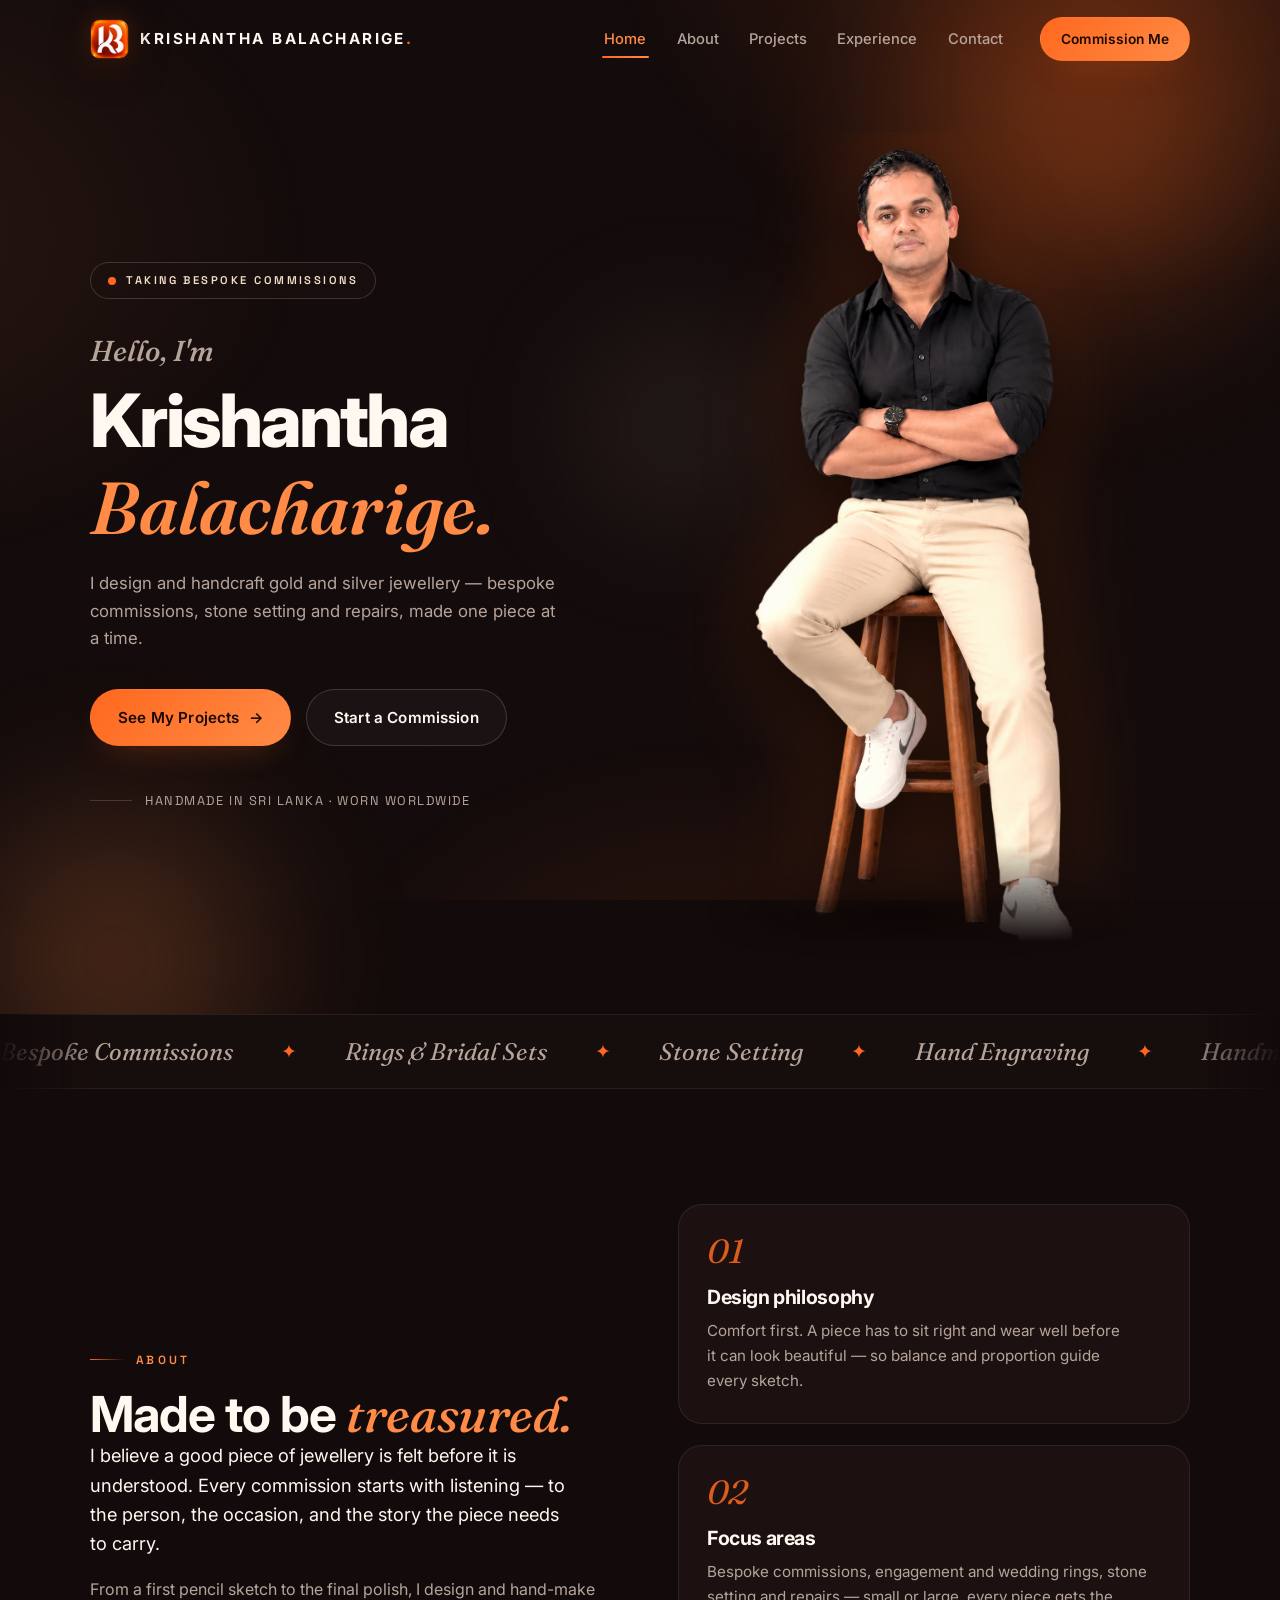
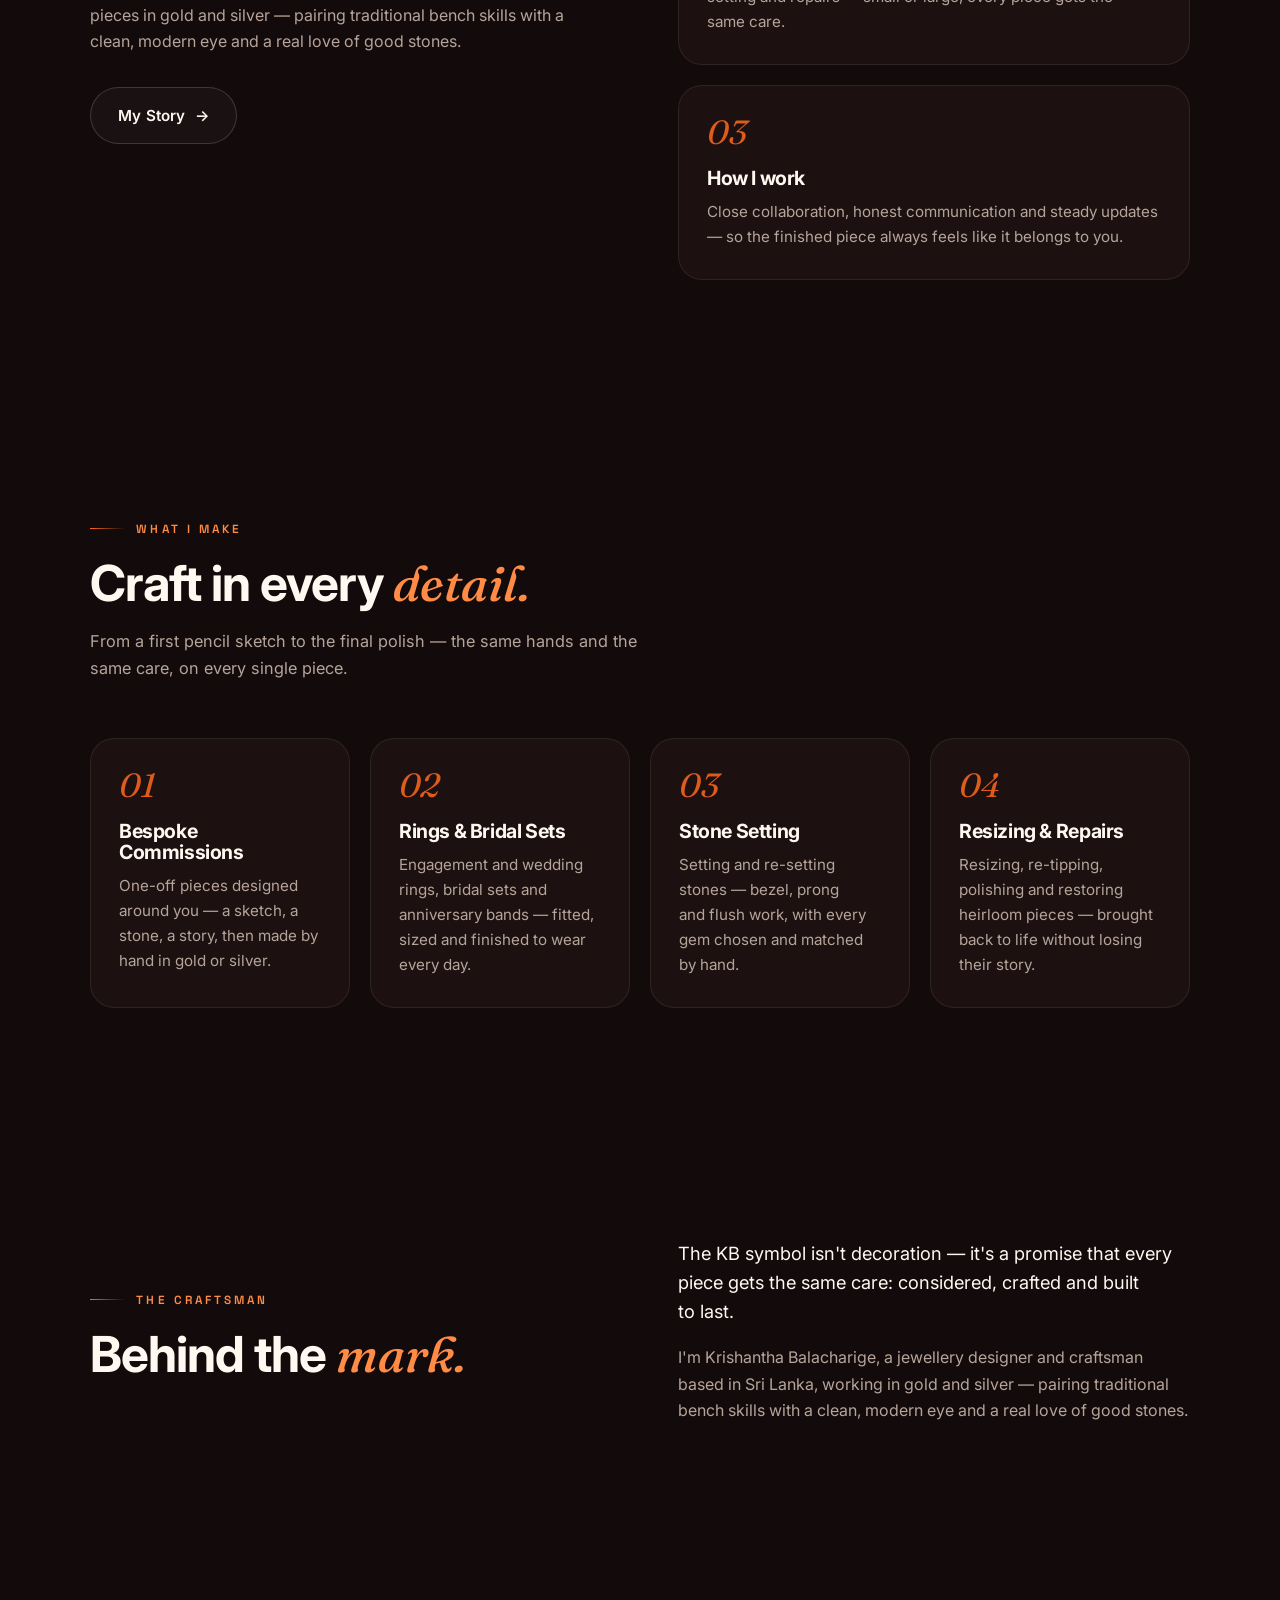
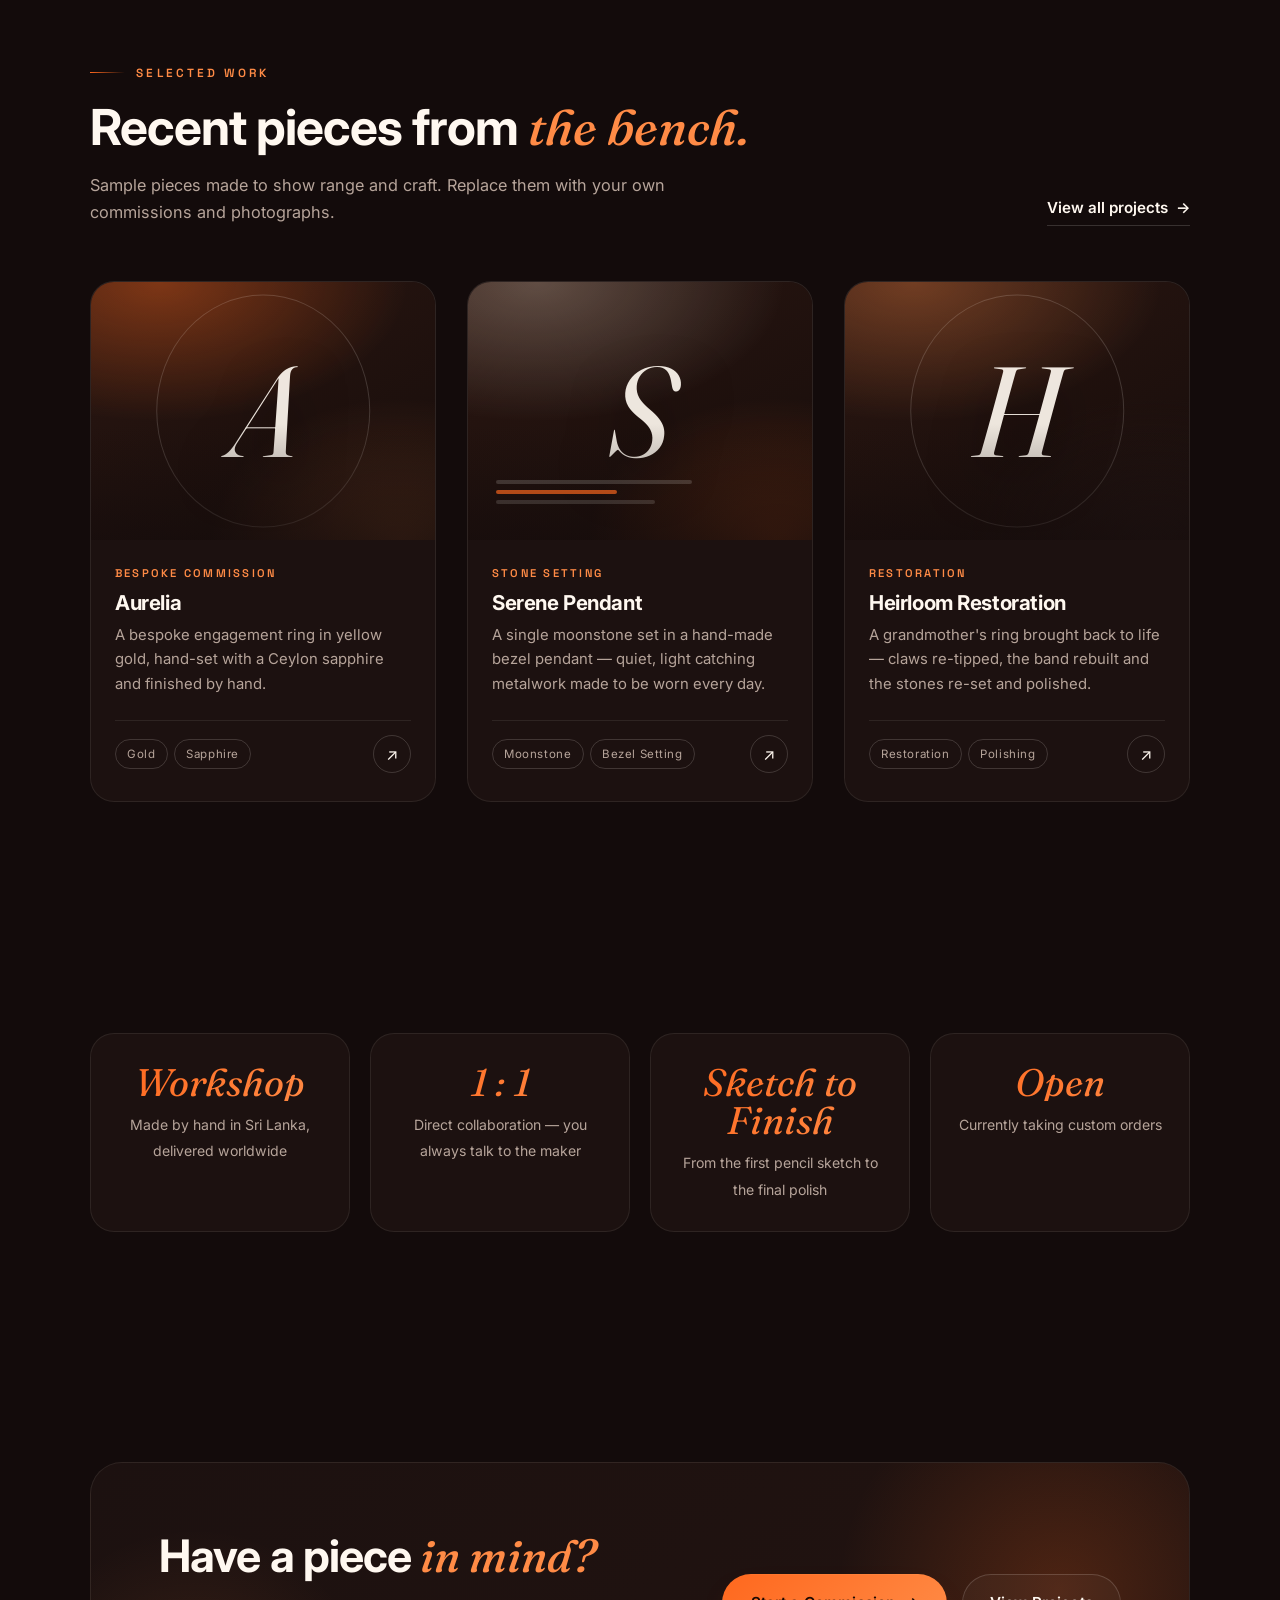
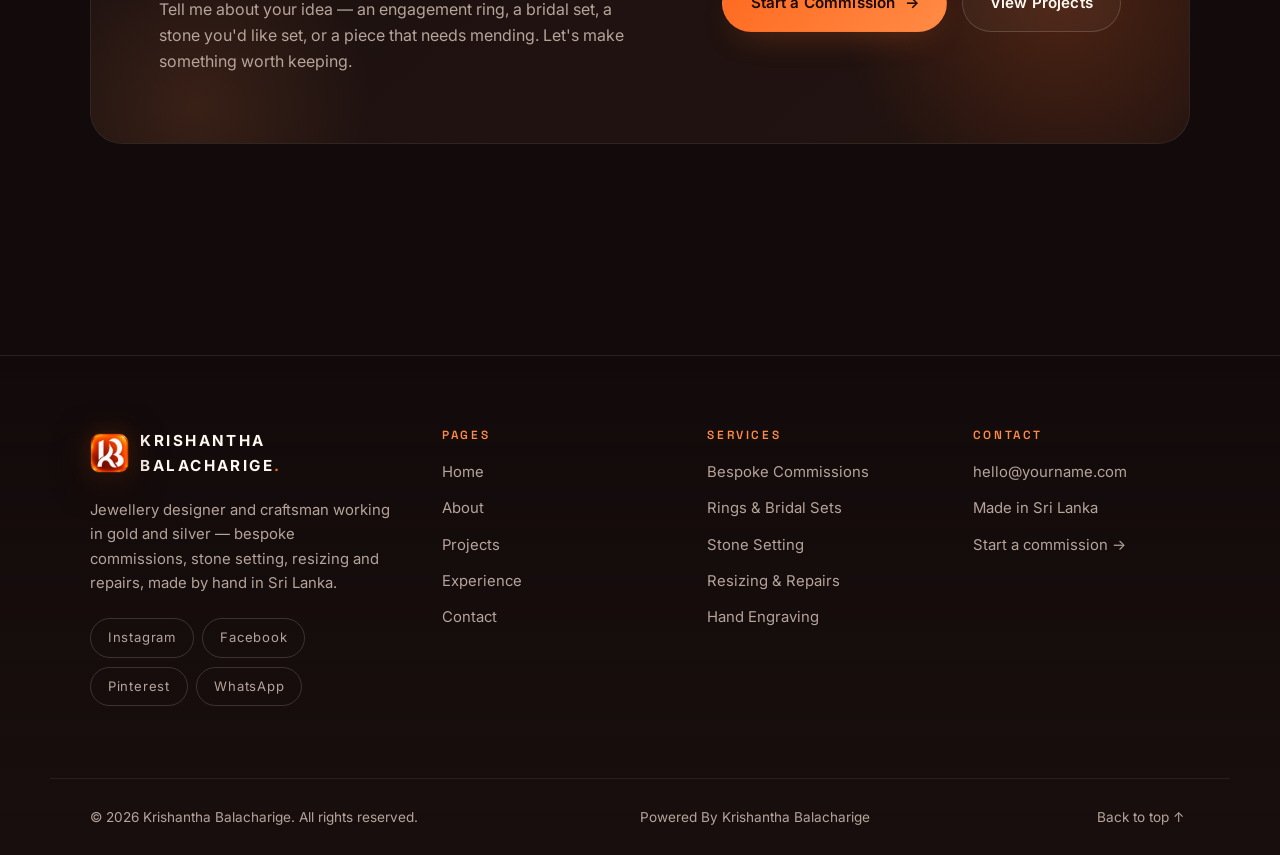
<file: index.html>
<!DOCTYPE html>
<html lang="en">
<head>
  <meta charset="UTF-8">
  <meta name="viewport" content="width=device-width, initial-scale=1.0, viewport-fit=cover">
  <meta name="theme-color" content="#130b0b">
  <!-- EDIT: name and description below -->
  <title>Krishantha Balacharige — Jewellery Designer &amp; Craftsman</title>
  <meta name="description" content="Portfolio of Krishantha Balacharige — jewellery designer and craftsman in Sri Lanka. Bespoke gold and silver jewellery, stone setting, resizing and repairs, made by hand.">
  <link rel="icon" type="image/png" href="assets/favicon.png?v=2">
  <link rel="apple-touch-icon" href="assets/favicon.png?v=2">
  <link rel="preconnect" href="https://fonts.googleapis.com">
  <link rel="preconnect" href="https://fonts.gstatic.com" crossorigin>
  <link href="https://fonts.googleapis.com/css2?family=Fraunces:ital,opsz,wght@0,9..144,400..700;1,9..144,400..700&family=Inter:wght@400;500;600;700;800&family=Space+Grotesk:wght@500;600;700&display=swap" rel="stylesheet">
  <link rel="stylesheet" href="css/style.css?v=30">
</head>
<body id="top" class="home">

  <a class="skip-link" href="#main">Skip to content</a>

  <!-- ============================ HEADER ============================ -->
  <header class="site-header">
    <span class="scroll-progress" aria-hidden="true"></span>
    <div class="container header-inner">
      <!-- EDIT: brand name -->
      <a class="brand" href="index.html">
        <img class="brand-mark" src="assets/kb-logo-monogram-clean.webp?v=3" alt="" width="506" height="512" aria-hidden="true">
        <span>Krishantha Balacharige<span class="brand-dot">.</span></span>
      </a>

      <nav class="nav" id="primary-nav" aria-label="Primary">
        <button class="nav-backdrop" type="button" tabindex="-1" aria-hidden="true"></button>
        <div class="nav-content">
          <ul class="nav-list">
            <li><a class="nav-link is-active" href="index.html" aria-current="page">Home</a></li>
            <li><a class="nav-link" href="about.html">About</a></li>
            <li><a class="nav-link" href="projects.html">Projects</a></li>
            <li><a class="nav-link" href="experience.html">Experience</a></li>
            <li><a class="nav-link" href="contact.html">Contact</a></li>
            <li class="nav-cta"><a class="btn btn-primary btn-sm" href="contact.html">Commission Me</a></li>
          </ul>
        </div>
      </nav>

      <button class="nav-toggle" type="button" aria-expanded="false" aria-controls="primary-nav" aria-label="Open menu">
        <span></span><span></span><span></span>
      </button>
    </div>
  </header>

  <main id="main">

    <!-- ============================ HERO ============================ -->
    <section class="hero">
      <div class="hero-orbs" aria-hidden="true">
        <span class="hero-orb hero-orb-1"></span>
        <span class="hero-orb hero-orb-2"></span>
        <span class="hero-orb hero-orb-3"></span>
      </div>
      <span class="hero-cursor-glow" aria-hidden="true"></span>
      <div class="container hero-grid">

        <div class="hero-content">
          <p class="hero-pill hero-anim hero-anim-1">
            <span class="pill-dot" aria-hidden="true"></span>
            Taking bespoke commissions
          </p>

          <p class="hero-hello hero-anim hero-anim-2">Hello, I'm</p>

          <!-- EDIT: your name -->
          <h1 class="hero-name hero-anim hero-anim-2">Krishantha <em class="accent-word">Balacharige.</em></h1>

          <p class="hero-desc hero-anim hero-anim-4">
            I design and handcraft gold and silver jewellery — bespoke commissions,
            stone setting and repairs, made one piece at a time.
          </p>

          <div class="hero-actions hero-anim hero-anim-5">
            <a class="btn btn-primary" href="projects.html">
              See My Projects
              <span class="btn-arrow" aria-hidden="true">→</span>
            </a>
            <a class="btn btn-ghost" href="contact.html">Start a Commission</a>
          </div>

          <p class="hero-meta hero-anim hero-anim-6">Handmade in Sri Lanka · Worn worldwide</p>
        </div>

        <!-- ============================ HERO PORTRAIT ============================ -->
        <div class="hero-visual" data-parallax>
          <div class="portrait-stage">
            <span class="portrait-stage__base" aria-hidden="true"></span>
            <div class="portrait-stage__figure">
              <img
                class="portrait-stage__img"
                src="assets/portrait.webp"
                alt="Krishantha Balacharige, jewellery designer and craftsman"
                width="1882"
                height="3340"
                fetchpriority="high"
                decoding="async">
            </div>
          </div>
        </div>

      </div>
    </section>

    <!-- ============================ MARQUEE ============================ -->
    <div class="marquee" aria-hidden="true">
      <div class="marquee-track">
        <span class="marquee-item">Bespoke Commissions</span>
        <span class="marquee-item">Rings &amp; Bridal Sets</span>
        <span class="marquee-item">Stone Setting</span>
        <span class="marquee-item">Hand Engraving</span>
        <span class="marquee-item">Handmade Gold &amp; Silver</span>
        <span class="marquee-item">Resizing &amp; Repairs</span>
        <span class="marquee-item">One Piece at a Time</span>
        <!-- duplicate set for a seamless loop -->
        <span class="marquee-item">Bespoke Commissions</span>
        <span class="marquee-item">Rings &amp; Bridal Sets</span>
        <span class="marquee-item">Stone Setting</span>
        <span class="marquee-item">Hand Engraving</span>
        <span class="marquee-item">Handmade Gold &amp; Silver</span>
        <span class="marquee-item">Resizing &amp; Repairs</span>
        <span class="marquee-item">One Piece at a Time</span>
      </div>
    </div>

    <!-- ============================ ABOUT PREVIEW ============================ -->
    <section class="section">
      <div class="container split">

        <div class="split-body" data-reveal>
          <span class="kicker">About</span>
          <h2 class="section-title">Made to be <em class="accent-word">treasured.</em></h2>
          <p class="lead">
            I believe a good piece of jewellery is felt before it is understood. Every
            commission starts with listening — to the person, the occasion, and the
            story the piece needs to carry.
          </p>
          <p>
            From a first pencil sketch to the final polish, I design and hand-make
            pieces in gold and silver — pairing traditional bench skills with a clean,
            modern eye and a real love of good stones.
          </p>
          <a class="btn btn-ghost" href="about.html">
            My Story
            <span class="btn-arrow" aria-hidden="true">→</span>
          </a>
        </div>

        <div class="stack">
          <article class="card" data-reveal>
            <span class="card-index" aria-hidden="true">01</span>
            <h3>Design philosophy</h3>
            <p>
              Comfort first. A piece has to sit right and wear well before it can look
              beautiful — so balance and proportion guide every sketch.
            </p>
          </article>

          <article class="card" data-reveal>
            <span class="card-index" aria-hidden="true">02</span>
            <h3>Focus areas</h3>
            <p>
              Bespoke commissions, engagement and wedding rings, stone setting and
              repairs — small or large, every piece gets the same care.
            </p>
          </article>

          <article class="card" data-reveal>
            <span class="card-index" aria-hidden="true">03</span>
            <h3>How I work</h3>
            <p>
              Close collaboration, honest communication and steady updates — so the
              finished piece always feels like it belongs to you.
            </p>
          </article>
        </div>

      </div>
    </section>

    <!-- ============================ WHAT I DO ============================ -->
    <section class="section">
      <div class="container">
        <div class="section-head" data-reveal>
          <div>
            <span class="kicker">What I make</span>
            <h2 class="section-title">Craft in every <em class="accent-word">detail.</em></h2>
            <p class="section-lede">
              From a first pencil sketch to the final polish — the same hands and the
              same care, on every single piece.
            </p>
          </div>
        </div>

        <div class="card-grid">
          <article class="card" data-reveal>
            <span class="card-index" aria-hidden="true">01</span>
            <h3>Bespoke Commissions</h3>
            <p>
              One-off pieces designed around you — a sketch, a stone, a story, then
              made by hand in gold or silver.
            </p>
          </article>

          <article class="card" data-reveal>
            <span class="card-index" aria-hidden="true">02</span>
            <h3>Rings &amp; Bridal Sets</h3>
            <p>
              Engagement and wedding rings, bridal sets and anniversary bands —
              fitted, sized and finished to wear every day.
            </p>
          </article>

          <article class="card" data-reveal>
            <span class="card-index" aria-hidden="true">03</span>
            <h3>Stone Setting</h3>
            <p>
              Setting and re-setting stones — bezel, prong and flush work, with every
              gem chosen and matched by hand.
            </p>
          </article>

          <article class="card" data-reveal>
            <span class="card-index" aria-hidden="true">04</span>
            <h3>Resizing &amp; Repairs</h3>
            <p>
              Resizing, re-tipping, polishing and restoring heirloom pieces — brought
              back to life without losing their story.
            </p>
          </article>
        </div>
      </div>
    </section>

    <!-- ============================ THE DESIGNER ============================ -->
    <section class="section">
      <div class="container split">

        <div class="split-body" data-reveal>
          <span class="kicker">The craftsman</span>
          <h2 class="section-title">Behind the <em class="accent-word">mark.</em></h2>
        </div>

        <div class="split-body" data-reveal>
          <p class="lead">
            The KB symbol isn't decoration — it's a promise that every piece gets the
            same care: considered, crafted and built to last.
          </p>
          <p>
            I'm Krishantha Balacharige, a jewellery designer and craftsman based in
            Sri Lanka, working in gold and silver — pairing traditional bench skills
            with a clean, modern eye and a real love of good stones.
          </p>
        </div>

      </div>
    </section>

    <!-- ============================ FEATURED WORK ============================ -->
    <section class="section">
      <div class="container">
        <div class="section-head" data-reveal>
          <div>
            <span class="kicker">Selected work</span>
            <h2 class="section-title">Recent pieces from <em class="accent-word">the bench.</em></h2>
            <p class="section-lede">
              Sample pieces made to show range and craft. Replace them with your own
              commissions and photographs.
            </p>
          </div>
          <a class="arrow-link" href="projects.html">
            View all projects <span aria-hidden="true">→</span>
          </a>
        </div>

        <div class="project-grid">

          <article class="project-card" data-sample="1" data-project="aurelia" data-reveal>
            <div class="project-visual" style="--art-a: rgba(255,104,30,.4); --art-b: rgba(255,139,70,.2);" aria-hidden="true">
              <span class="art-ring"></span>
              <span class="art-letter">A</span>
            </div>
            <div class="project-body">
              <span class="project-cat">Bespoke Commission</span>
              <h3 class="project-title">Aurelia</h3>
              <p class="project-desc">
                A bespoke engagement ring in yellow gold, hand-set with a Ceylon
                sapphire and finished by hand.
              </p>
              <div class="project-foot">
                <div class="tag-row">
                  <span class="tag">Gold</span>
                  <span class="tag">Sapphire</span>
                </div>
                <a class="project-open" href="project.html?id=aurelia" aria-label="View Aurelia — full details and photographs">↗</a>
              </div>
            </div>
          </article>

          <article class="project-card" data-sample="1" data-project="serene-pendant" data-reveal>
            <div class="project-visual" style="--art-a: rgba(243,223,201,.28); --art-b: rgba(255,104,30,.24);" aria-hidden="true">
              <span class="art-bars"><i></i><i></i><i></i></span>
              <span class="art-letter">S</span>
            </div>
            <div class="project-body">
              <span class="project-cat">Stone Setting</span>
              <h3 class="project-title">Serene Pendant</h3>
              <p class="project-desc">
                A single moonstone set in a hand-made bezel pendant — quiet, light
                catching metalwork made to be worn every day.
              </p>
              <div class="project-foot">
                <div class="tag-row">
                  <span class="tag">Moonstone</span>
                  <span class="tag">Bezel Setting</span>
                </div>
                <a class="project-open" href="project.html?id=serene-pendant" aria-label="View Serene Pendant — full details and photographs">↗</a>
              </div>
            </div>
          </article>

          <article class="project-card" data-sample="1" data-project="heirloom-restoration" data-reveal>
            <div class="project-visual" style="--art-a: rgba(255,139,70,.34); --art-b: rgba(36,22,20,.8);" aria-hidden="true">
              <span class="art-ring"></span>
              <span class="art-letter">H</span>
            </div>
            <div class="project-body">
              <span class="project-cat">Restoration</span>
              <h3 class="project-title">Heirloom Restoration</h3>
              <p class="project-desc">
                A grandmother's ring brought back to life — claws re-tipped, the band
                rebuilt and the stones re-set and polished.
              </p>
              <div class="project-foot">
                <div class="tag-row">
                  <span class="tag">Restoration</span>
                  <span class="tag">Polishing</span>
                </div>
                <a class="project-open" href="project.html?id=heirloom-restoration" aria-label="View Heirloom Restoration — full details and photographs">↗</a>
              </div>
            </div>
          </article>

        </div>
      </div>
    </section>

    <!-- ============================ HIGHLIGHTS ============================ -->
    <section class="section">
      <div class="container">
        <div class="stats-grid">
          <div class="stat" data-reveal>
            <span class="stat-value">Workshop</span>
            <span class="stat-label">Made by hand in Sri Lanka, delivered worldwide</span>
          </div>
          <div class="stat" data-reveal>
            <span class="stat-value">1 : 1</span>
            <span class="stat-label">Direct collaboration — you always talk to the maker</span>
          </div>
          <div class="stat" data-reveal>
            <span class="stat-value">Sketch to Finish</span>
            <span class="stat-label">From the first pencil sketch to the final polish</span>
          </div>
          <div class="stat" data-reveal>
            <span class="stat-value">Open</span>
            <span class="stat-label">Currently taking custom orders</span>
          </div>
        </div>
      </div>
    </section>

    <!-- ============================ CTA ============================ -->
    <section class="section">
      <div class="container">
        <div class="cta-band" data-reveal>
          <div>
            <h2 class="cta-title">Have a piece <em class="accent-word">in mind?</em></h2>
            <p class="cta-text">
              Tell me about your idea — an engagement ring, a bridal set, a stone
              you'd like set, or a piece that needs mending. Let's make something
              worth keeping.
            </p>
          </div>
          <div class="cta-actions">
            <a class="btn btn-primary" href="contact.html">
              Start a Commission
              <span class="btn-arrow" aria-hidden="true">→</span>
            </a>
            <a class="btn btn-ghost" href="projects.html">View Projects</a>
          </div>
        </div>
      </div>
    </section>

  </main>

  <!-- ============================ FOOTER ============================ -->
  <footer class="site-footer">
    <div class="container footer-grid">

      <div class="footer-brand">
        <a class="brand" href="index.html">
          <img class="brand-mark" src="assets/kb-logo-monogram-clean.webp?v=3" alt="" width="506" height="512" aria-hidden="true">
          <span>Krishantha Balacharige<span class="brand-dot">.</span></span>
        </a>
        <p>
          Jewellery designer and craftsman working in gold and silver — bespoke
          commissions, stone setting, resizing and repairs, made by hand in Sri Lanka.
        </p>
        <!-- EDIT: replace with your real profile URLs -->
        <div class="socials">
          <a class="social-link" href="https://www.instagram.com/" target="_blank" rel="noopener">Instagram</a>
          <a class="social-link" href="https://www.facebook.com/" target="_blank" rel="noopener">Facebook</a>
          <a class="social-link" href="https://www.pinterest.com/" target="_blank" rel="noopener">Pinterest</a>
          <a class="social-link" href="https://wa.me/" target="_blank" rel="noopener">WhatsApp</a>
        </div>
      </div>

      <nav class="footer-col" aria-label="Footer pages">
        <h3>Pages</h3>
        <ul>
          <li><a href="index.html">Home</a></li>
          <li><a href="about.html">About</a></li>
          <li><a href="projects.html">Projects</a></li>
          <li><a href="experience.html">Experience</a></li>
          <li><a href="contact.html">Contact</a></li>
        </ul>
      </nav>

      <div class="footer-col">
        <h3>Services</h3>
        <ul>
          <li><span>Bespoke Commissions</span></li>
          <li><span>Rings &amp; Bridal Sets</span></li>
          <li><span>Stone Setting</span></li>
          <li><span>Resizing &amp; Repairs</span></li>
          <li><span>Hand Engraving</span></li>
        </ul>
      </div>

      <div class="footer-col">
        <h3>Contact</h3>
        <ul>
          <!-- EDIT: your email address -->
          <li><a href="mailto:hello@yourname.com">hello@yourname.com</a></li>
          <li><span>Made in Sri Lanka</span></li>
          <li><a href="contact.html">Start a commission →</a></li>
        </ul>
      </div>

    </div>

    <div class="container footer-bottom">
      <p>© <span data-year>2026</span> Krishantha Balacharige. All rights reserved.</p>
      <p class="footer-credit" data-admin-access>Powered By Krishantha Balacharige</p>
      <button class="back-top" type="button">Back to top ↑</button>
    </div>
  </footer>

  <script src="js/projects-data.js?v=3"></script>
  <script src="js/admin.js?v=13"></script>
  <script src="js/main.js?v=5"></script>
</body>
</html>
</file>
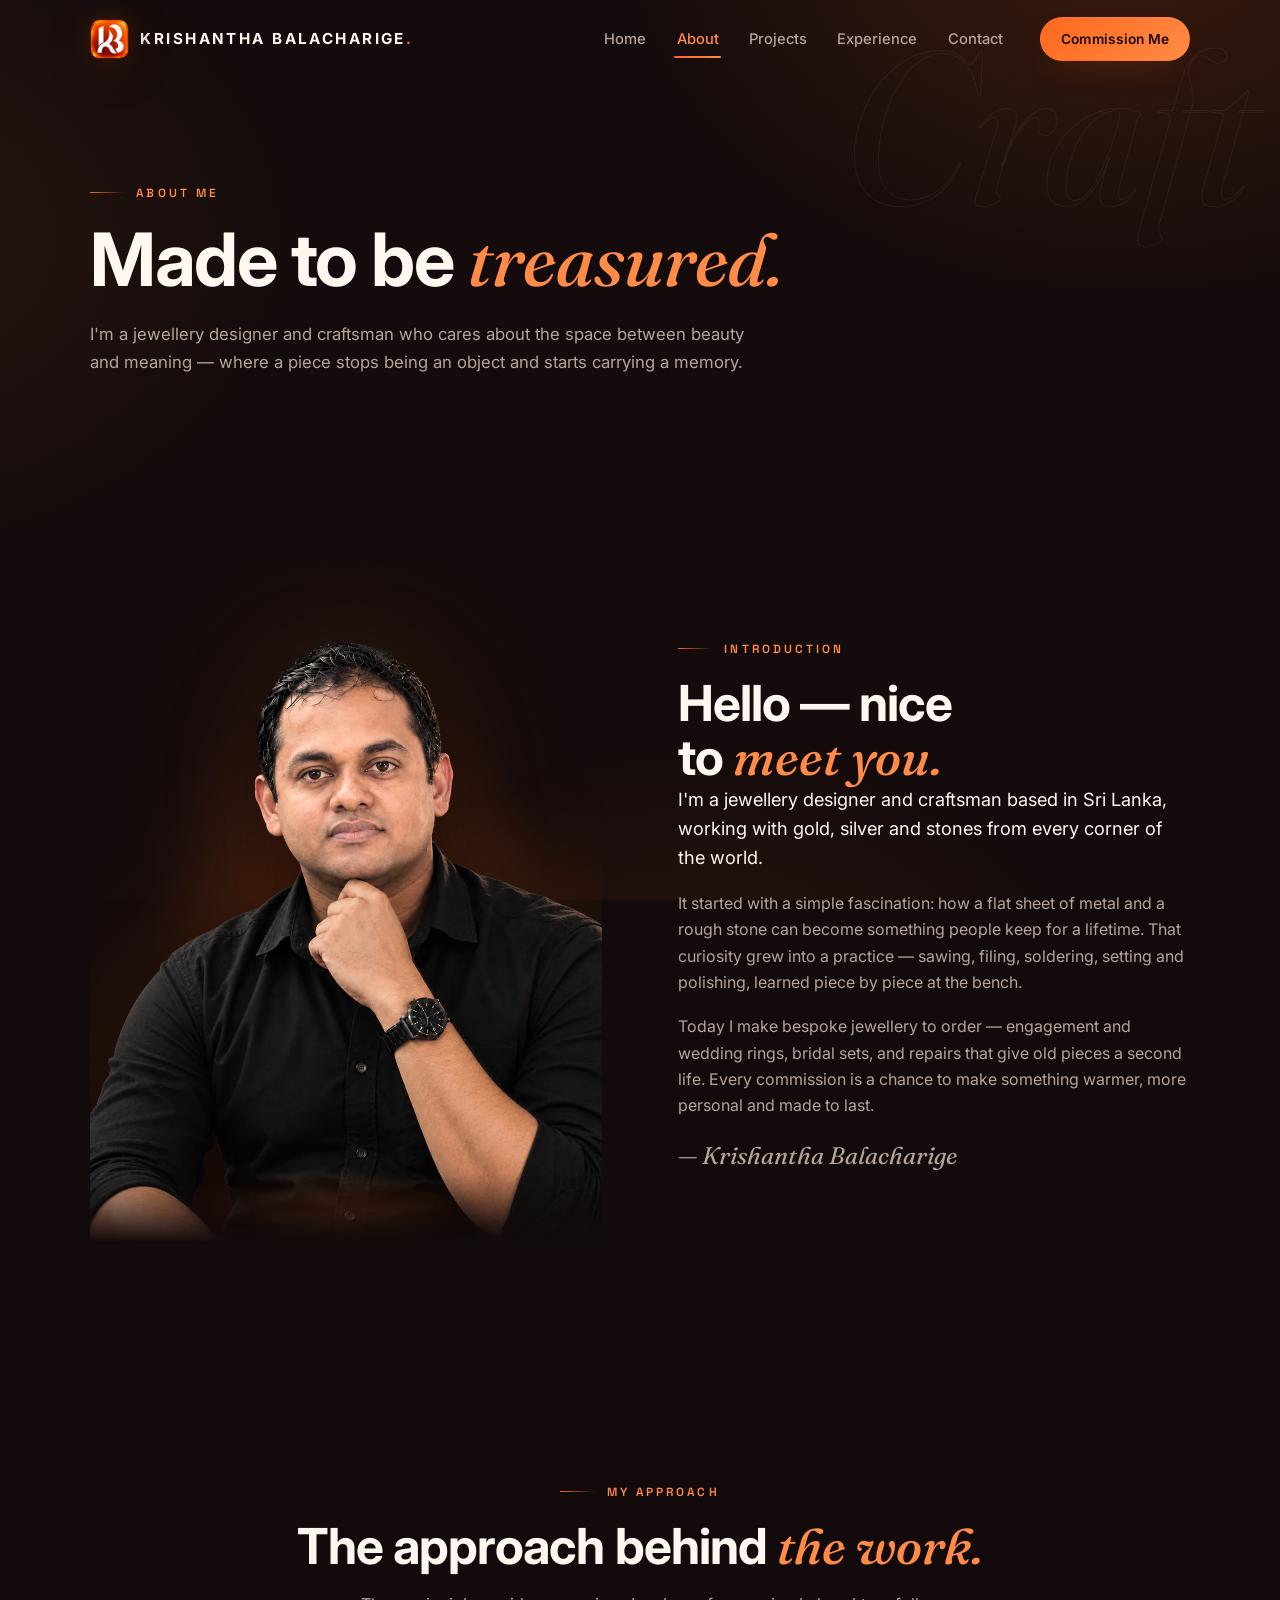
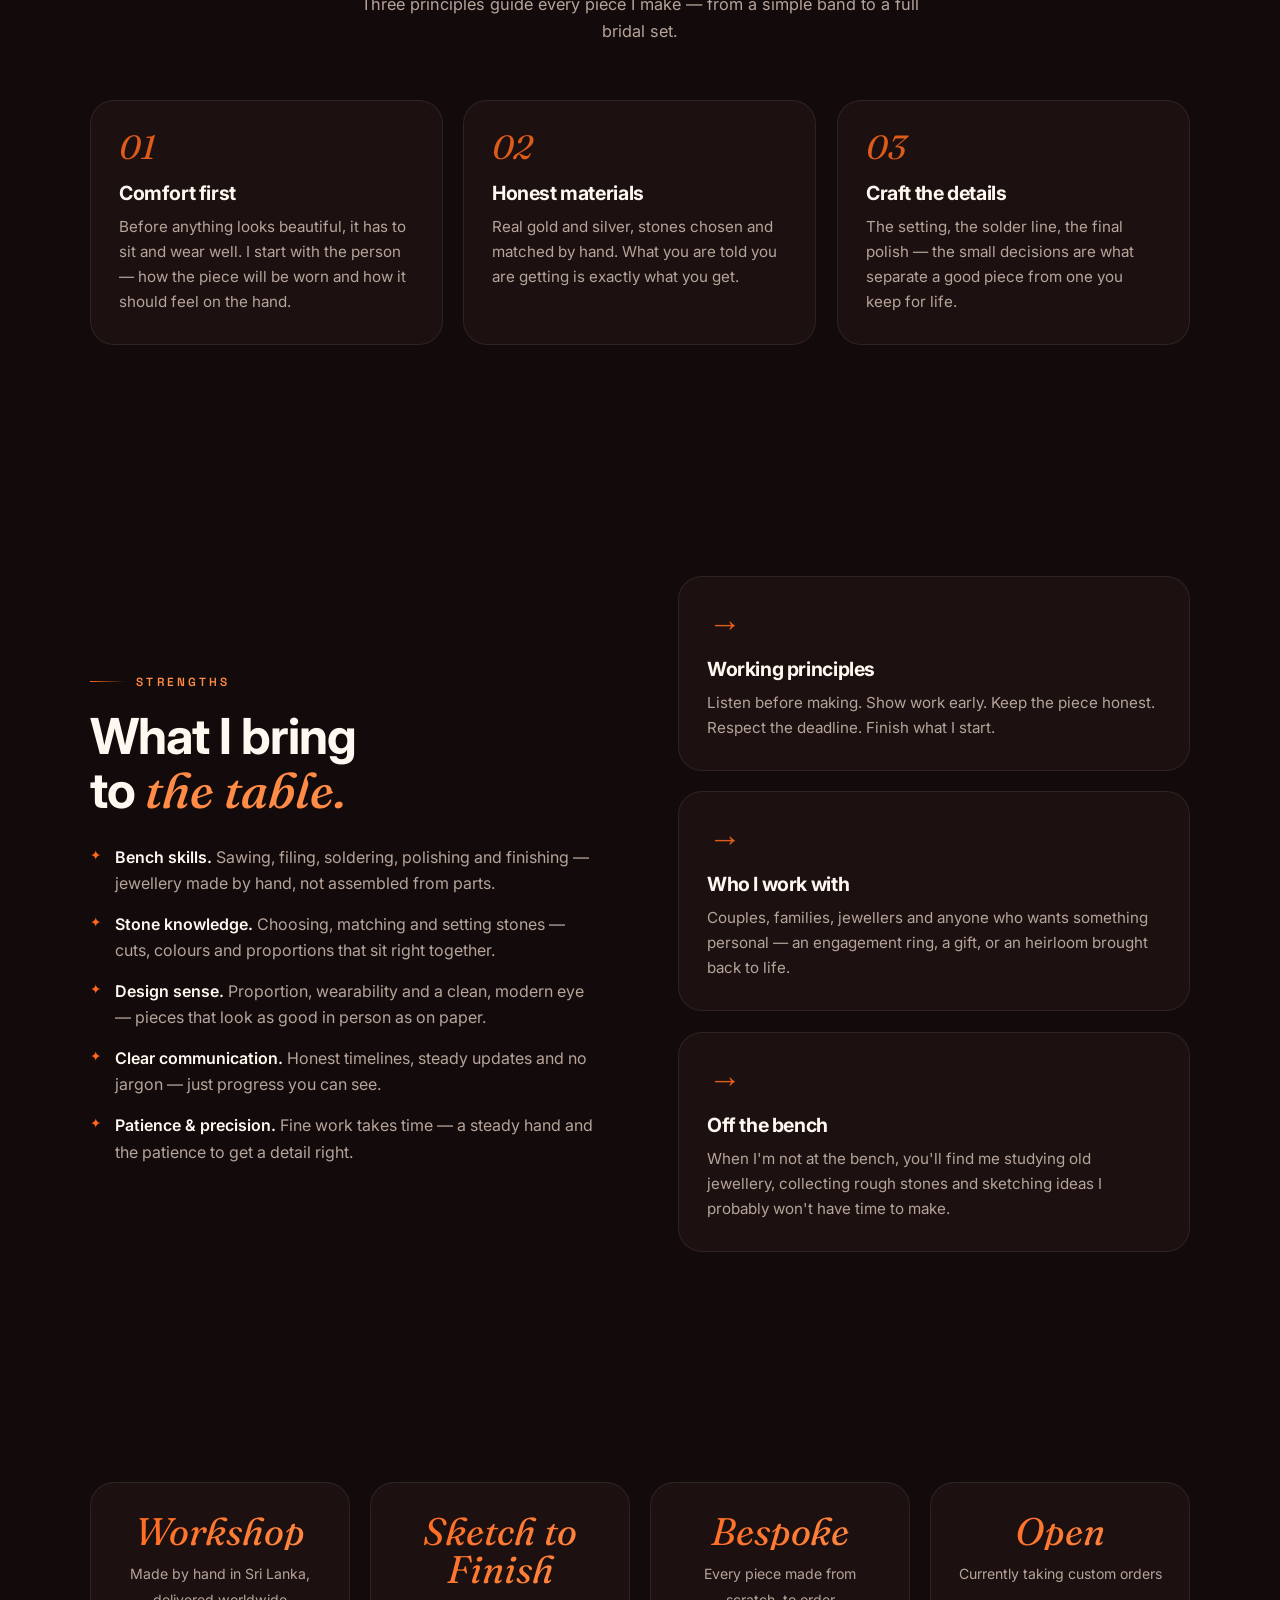
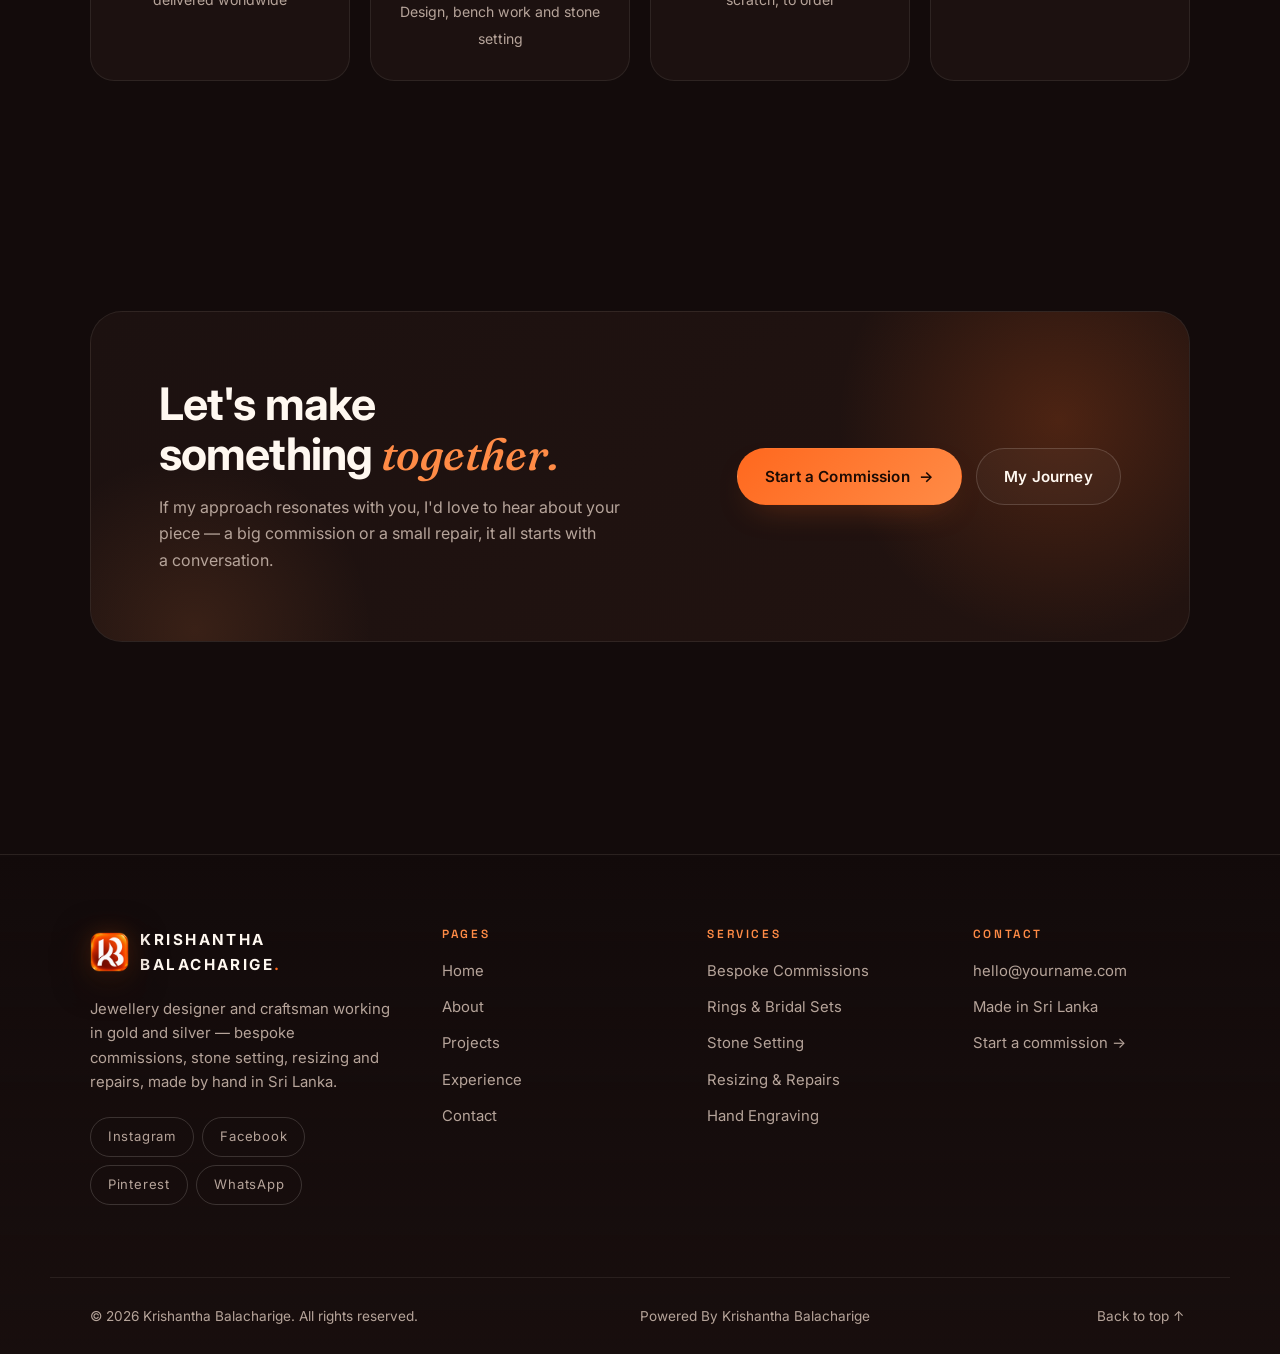
<file: about.html>
<!DOCTYPE html>
<html lang="en">
<head>
  <meta charset="UTF-8">
  <meta name="viewport" content="width=device-width, initial-scale=1.0, viewport-fit=cover">
  <meta name="theme-color" content="#130b0b">
  <title>About — Krishantha Balacharige | Jewellery Designer &amp; Craftsman</title>
  <meta name="description" content="About Krishantha Balacharige — jewellery designer and craftsman from Sri Lanka. Design philosophy, bench skills and working principles behind bespoke gold and silver jewellery.">
  <link rel="icon" type="image/png" href="assets/favicon.png?v=2">
  <link rel="apple-touch-icon" href="assets/favicon.png?v=2">
  <link rel="preconnect" href="https://fonts.googleapis.com">
  <link rel="preconnect" href="https://fonts.gstatic.com" crossorigin>
  <link href="https://fonts.googleapis.com/css2?family=Fraunces:ital,opsz,wght@0,9..144,400..700;1,9..144,400..700&family=Inter:wght@400;500;600;700;800&family=Space+Grotesk:wght@500;600;700&display=swap" rel="stylesheet">
  <link rel="stylesheet" href="css/style.css?v=30">
</head>
<body id="top">

  <a class="skip-link" href="#main">Skip to content</a>

  <!-- ============================ HEADER ============================ -->
  <header class="site-header">
    <div class="container header-inner">
      <a class="brand" href="index.html">
        <img class="brand-mark" src="assets/kb-logo-monogram-clean.webp?v=3" alt="" width="506" height="512" aria-hidden="true">
        <span>Krishantha Balacharige<span class="brand-dot">.</span></span>
      </a>

      <nav class="nav" id="primary-nav" aria-label="Primary">
        <button class="nav-backdrop" type="button" tabindex="-1" aria-hidden="true"></button>
        <div class="nav-content">
          <ul class="nav-list">
            <li><a class="nav-link" href="index.html">Home</a></li>
            <li><a class="nav-link is-active" href="about.html" aria-current="page">About</a></li>
            <li><a class="nav-link" href="projects.html">Projects</a></li>
            <li><a class="nav-link" href="experience.html">Experience</a></li>
            <li><a class="nav-link" href="contact.html">Contact</a></li>
            <li class="nav-cta"><a class="btn btn-primary btn-sm" href="contact.html">Commission Me</a></li>
          </ul>
        </div>
      </nav>

      <button class="nav-toggle" type="button" aria-expanded="false" aria-controls="primary-nav" aria-label="Open menu">
        <span></span><span></span><span></span>
      </button>
    </div>
  </header>

  <main id="main">

    <!-- ============================ PAGE HEAD ============================ -->
    <section class="page-head" data-word="Craft">
      <div class="container">
        <span class="kicker">About me</span>
        <h1 class="page-title">Made to be <em class="accent-word">treasured.</em></h1>
        <p class="page-lede">
          I'm a jewellery designer and craftsman who cares about the space between
          beauty and meaning — where a piece stops being an object and starts
          carrying a memory.
        </p>
      </div>
    </section>

    <!-- ============================ INTRO SPLIT ============================ -->
    <section class="section">
      <div class="container split">

        <div class="split-portrait" data-reveal>
          <img
            src="assets/portrait-about.webp?v=1"
            alt="Portrait of Krishantha Balacharige, jewellery designer and craftsman"
            width="1089"
            height="1445">
        </div>

        <div class="split-body" data-reveal>
          <span class="kicker">Introduction</span>
          <h2 class="section-title">Hello — nice to <em class="accent-word">meet you.</em></h2>
          <p class="lead">
            <!-- EDIT: personal introduction placeholder -->
            I'm a jewellery designer and craftsman based in Sri Lanka, working with
            gold, silver and stones from every corner of the world.
          </p>
          <p>
            It started with a simple fascination: how a flat sheet of metal and a
            rough stone can become something people keep for a lifetime. That
            curiosity grew into a practice — sawing, filing, soldering, setting and
            polishing, learned piece by piece at the bench.
          </p>
          <p>
            Today I make bespoke jewellery to order — engagement and wedding rings,
            bridal sets, and repairs that give old pieces a second life. Every
            commission is a chance to make something warmer, more personal and made
            to last.
          </p>
          <p class="signature">— Krishantha Balacharige</p>
        </div>

      </div>
    </section>

    <!-- ============================ PHILOSOPHY ============================ -->
    <section class="section">
      <div class="container">
        <div class="section-head section-head--center" data-reveal>
          <div>
            <span class="kicker">My approach</span>
            <h2 class="section-title">The approach behind <em class="accent-word">the work.</em></h2>
            <p class="section-lede">
              Three principles guide every piece I make — from a simple band to a
              full bridal set.
            </p>
          </div>
        </div>

        <div class="card-grid">
          <article class="card" data-reveal>
            <span class="card-index" aria-hidden="true">01</span>
            <h3>Comfort first</h3>
            <p>
              Before anything looks beautiful, it has to sit and wear well. I start
              with the person — how the piece will be worn and how it should feel on
              the hand.
            </p>
          </article>

          <article class="card" data-reveal>
            <span class="card-index" aria-hidden="true">02</span>
            <h3>Honest materials</h3>
            <p>
              Real gold and silver, stones chosen and matched by hand. What you are
              told you are getting is exactly what you get.
            </p>
          </article>

          <article class="card" data-reveal>
            <span class="card-index" aria-hidden="true">03</span>
            <h3>Craft the details</h3>
            <p>
              The setting, the solder line, the final polish — the small decisions are
              what separate a good piece from one you keep for life.
            </p>
          </article>
        </div>
      </div>
    </section>

    <!-- ============================ STRENGTHS ============================ -->
    <section class="section">
      <div class="container split">

        <div class="split-body" data-reveal>
          <span class="kicker">Strengths</span>
          <h2 class="section-title">What I bring to <em class="accent-word">the table.</em></h2>
          <ul class="strength-list">
            <li>
              <span><strong>Bench skills.</strong> Sawing, filing, soldering,
              polishing and finishing — jewellery made by hand, not assembled from
              parts.</span>
            </li>
            <li>
              <span><strong>Stone knowledge.</strong> Choosing, matching and setting
              stones — cuts, colours and proportions that sit right together.</span>
            </li>
            <li>
              <span><strong>Design sense.</strong> Proportion, wearability and a clean,
              modern eye — pieces that look as good in person as on paper.</span>
            </li>
            <li>
              <span><strong>Clear communication.</strong> Honest timelines, steady
              updates and no jargon — just progress you can see.</span>
            </li>
            <li>
              <span><strong>Patience &amp; precision.</strong> Fine work takes time — a
              steady hand and the patience to get a detail right.</span>
            </li>
          </ul>
        </div>

        <div class="stack">
          <article class="card" data-reveal>
            <span class="card-index" aria-hidden="true">→</span>
            <h3>Working principles</h3>
            <p>
              Listen before making. Show work early. Keep the piece honest. Respect
              the deadline. Finish what I start.
            </p>
          </article>

          <article class="card" data-reveal>
            <span class="card-index" aria-hidden="true">→</span>
            <h3>Who I work with</h3>
            <p>
              Couples, families, jewellers and anyone who wants something personal —
              an engagement ring, a gift, or an heirloom brought back to life.
            </p>
          </article>

          <article class="card" data-reveal>
            <span class="card-index" aria-hidden="true">→</span>
            <h3>Off the bench</h3>
            <p>
              When I'm not at the bench, you'll find me studying old jewellery,
              collecting rough stones and sketching ideas I probably won't have time
              to make.
            </p>
          </article>
        </div>

      </div>
    </section>

    <!-- ============================ HIGHLIGHTS ============================ -->
    <section class="section">
      <div class="container">
        <div class="stats-grid">
          <div class="stat" data-reveal>
            <span class="stat-value">Workshop</span>
            <span class="stat-label">Made by hand in Sri Lanka, delivered worldwide</span>
          </div>
          <div class="stat" data-reveal>
            <span class="stat-value">Sketch to Finish</span>
            <span class="stat-label">Design, bench work and stone setting</span>
          </div>
          <div class="stat" data-reveal>
            <span class="stat-value">Bespoke</span>
            <span class="stat-label">Every piece made from scratch, to order</span>
          </div>
          <div class="stat" data-reveal>
            <span class="stat-value">Open</span>
            <span class="stat-label">Currently taking custom orders</span>
          </div>
        </div>
      </div>
    </section>

    <!-- ============================ CTA ============================ -->
    <section class="section">
      <div class="container">
        <div class="cta-band" data-reveal>
          <div>
            <h2 class="cta-title">Let's make something <em class="accent-word">together.</em></h2>
            <p class="cta-text">
              If my approach resonates with you, I'd love to hear about your piece —
              a big commission or a small repair, it all starts with a conversation.
            </p>
          </div>
          <div class="cta-actions">
            <a class="btn btn-primary" href="contact.html">
              Start a Commission
              <span class="btn-arrow" aria-hidden="true">→</span>
            </a>
            <a class="btn btn-ghost" href="experience.html">My Journey</a>
          </div>
        </div>
      </div>
    </section>

  </main>

  <!-- ============================ FOOTER ============================ -->
  <footer class="site-footer">
    <div class="container footer-grid">

      <div class="footer-brand">
        <a class="brand" href="index.html">
          <img class="brand-mark" src="assets/kb-logo-monogram-clean.webp?v=3" alt="" width="506" height="512" aria-hidden="true">
          <span>Krishantha Balacharige<span class="brand-dot">.</span></span>
        </a>
        <p>
          Jewellery designer and craftsman working in gold and silver — bespoke
          commissions, stone setting, resizing and repairs, made by hand in Sri Lanka.
        </p>
        <!-- EDIT: replace with your real profile URLs -->
        <div class="socials">
          <a class="social-link" href="https://www.instagram.com/" target="_blank" rel="noopener">Instagram</a>
          <a class="social-link" href="https://www.facebook.com/" target="_blank" rel="noopener">Facebook</a>
          <a class="social-link" href="https://www.pinterest.com/" target="_blank" rel="noopener">Pinterest</a>
          <a class="social-link" href="https://wa.me/" target="_blank" rel="noopener">WhatsApp</a>
        </div>
      </div>

      <nav class="footer-col" aria-label="Footer pages">
        <h3>Pages</h3>
        <ul>
          <li><a href="index.html">Home</a></li>
          <li><a href="about.html">About</a></li>
          <li><a href="projects.html">Projects</a></li>
          <li><a href="experience.html">Experience</a></li>
          <li><a href="contact.html">Contact</a></li>
        </ul>
      </nav>

      <div class="footer-col">
        <h3>Services</h3>
        <ul>
          <li><span>Bespoke Commissions</span></li>
          <li><span>Rings &amp; Bridal Sets</span></li>
          <li><span>Stone Setting</span></li>
          <li><span>Resizing &amp; Repairs</span></li>
          <li><span>Hand Engraving</span></li>
        </ul>
      </div>

      <div class="footer-col">
        <h3>Contact</h3>
        <ul>
          <!-- EDIT: your email address -->
          <li><a href="mailto:hello@yourname.com">hello@yourname.com</a></li>
          <li><span>Made in Sri Lanka</span></li>
          <li><a href="contact.html">Start a commission →</a></li>
        </ul>
      </div>

    </div>

    <div class="container footer-bottom">
      <p>© <span data-year>2026</span> Krishantha Balacharige. All rights reserved.</p>
      <p class="footer-credit" data-admin-access>Powered By Krishantha Balacharige</p>
      <button class="back-top" type="button">Back to top ↑</button>
    </div>
  </footer>

  <script src="js/projects-data.js?v=3"></script>
  <script src="js/admin.js?v=13"></script>
  <script src="js/main.js?v=5"></script>
</body>
</html>
</file>
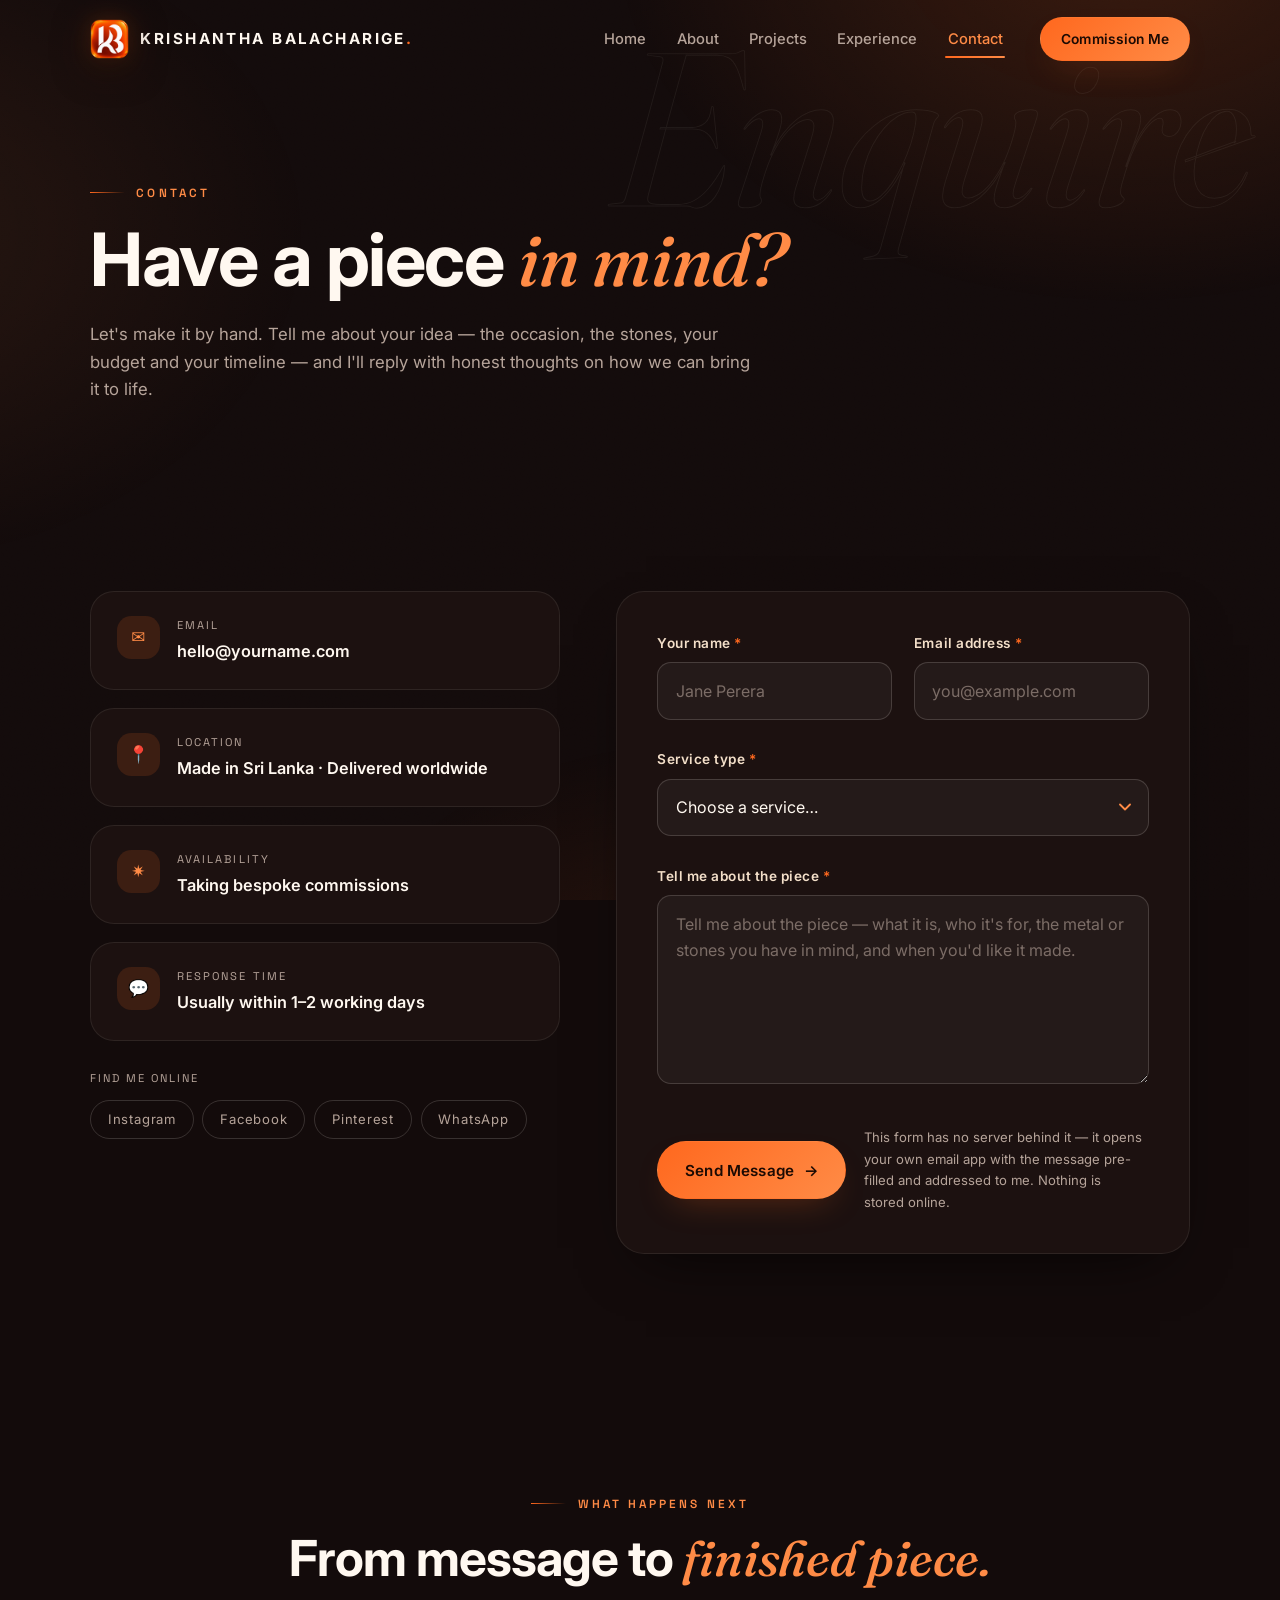
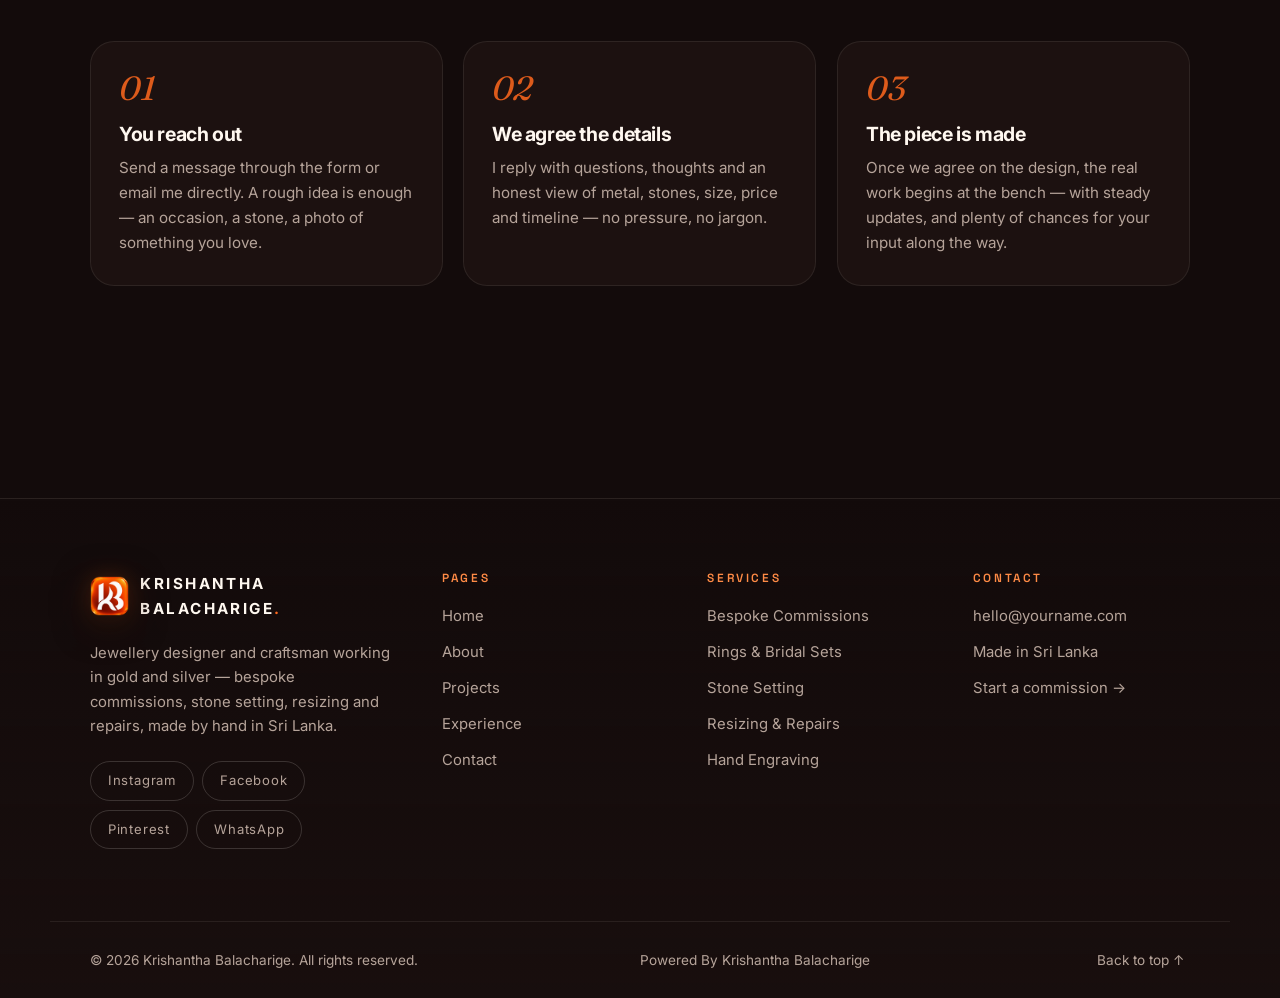
<file: contact.html>
<!DOCTYPE html>
<html lang="en">
<head>
  <meta charset="UTF-8">
  <meta name="viewport" content="width=device-width, initial-scale=1.0, viewport-fit=cover">
  <meta name="theme-color" content="#130b0b">
  <title>Contact — Krishantha Balacharige | Custom Jewellery Commissions</title>
  <meta name="description" content="Contact Krishantha Balacharige — jewellery designer and craftsman in Sri Lanka, taking custom commissions worldwide. Tell me about your ring, bridal set, stone or repair.">
  <link rel="icon" type="image/png" href="assets/favicon.png?v=2">
  <link rel="apple-touch-icon" href="assets/favicon.png?v=2">
  <link rel="preconnect" href="https://fonts.googleapis.com">
  <link rel="preconnect" href="https://fonts.gstatic.com" crossorigin>
  <link href="https://fonts.googleapis.com/css2?family=Fraunces:ital,opsz,wght@0,9..144,400..700;1,9..144,400..700&family=Inter:wght@400;500;600;700;800&family=Space+Grotesk:wght@500;600;700&display=swap" rel="stylesheet">
  <link rel="stylesheet" href="css/style.css?v=30">
</head>
<body id="top">

  <a class="skip-link" href="#main">Skip to content</a>

  <!-- ============================ HEADER ============================ -->
  <header class="site-header">
    <div class="container header-inner">
      <a class="brand" href="index.html">
        <img class="brand-mark" src="assets/kb-logo-monogram-clean.webp?v=3" alt="" width="506" height="512" aria-hidden="true">
        <span>Krishantha Balacharige<span class="brand-dot">.</span></span>
      </a>

      <nav class="nav" id="primary-nav" aria-label="Primary">
        <button class="nav-backdrop" type="button" tabindex="-1" aria-hidden="true"></button>
        <div class="nav-content">
          <ul class="nav-list">
            <li><a class="nav-link" href="index.html">Home</a></li>
            <li><a class="nav-link" href="about.html">About</a></li>
            <li><a class="nav-link" href="projects.html">Projects</a></li>
            <li><a class="nav-link" href="experience.html">Experience</a></li>
            <li><a class="nav-link is-active" href="contact.html" aria-current="page">Contact</a></li>
            <li class="nav-cta"><a class="btn btn-primary btn-sm" href="contact.html">Commission Me</a></li>
          </ul>
        </div>
      </nav>

      <button class="nav-toggle" type="button" aria-expanded="false" aria-controls="primary-nav" aria-label="Open menu">
        <span></span><span></span><span></span>
      </button>
    </div>
  </header>

  <main id="main">

    <!-- ============================ PAGE HEAD ============================ -->
    <section class="page-head" data-word="Enquire">
      <div class="container">
        <span class="kicker">Contact</span>
        <h1 class="page-title">Have a piece <em class="accent-word">in mind?</em></h1>
        <p class="page-lede">
          Let's make it by hand. Tell me about your idea — the occasion, the stones,
          your budget and your timeline — and I'll reply with honest thoughts on how
          we can bring it to life.
        </p>
      </div>
    </section>

    <!-- ============================ CONTACT ============================ -->
    <section class="section">
      <div class="container contact-layout">

        <!-- ---------- Left: info ---------- -->
        <div class="contact-info" data-reveal>

          <!-- EDIT: your email address (also update data-email on the form) -->
          <div class="info-card">
            <span class="info-icon" aria-hidden="true">✉</span>
            <div>
              <span class="info-label">Email</span>
              <a class="info-value" href="mailto:hello@yourname.com">hello@yourname.com</a>
            </div>
          </div>

          <div class="info-card">
            <span class="info-icon" aria-hidden="true">📍</span>
            <div>
            <span class="info-label">Location</span>
              <span class="info-value">Made in Sri Lanka · Delivered worldwide</span>
            </div>
          </div>

          <div class="info-card">
            <span class="info-icon" aria-hidden="true">✷</span>
            <div>
              <span class="info-label">Availability</span>
              <span class="info-value">Taking bespoke commissions</span>
            </div>
          </div>

          <div class="info-card">
            <span class="info-icon" aria-hidden="true">💬</span>
            <div>
              <span class="info-label">Response time</span>
              <span class="info-value">Usually within 1–2 working days</span>
            </div>
          </div>

          <div>
            <span class="info-label" style="margin: 0.6rem 0 0.8rem;">Find me online</span>
            <!-- EDIT: replace with your real profile URLs -->
            <div class="socials">
              <a class="social-link" href="https://www.instagram.com/" target="_blank" rel="noopener">Instagram</a>
              <a class="social-link" href="https://www.facebook.com/" target="_blank" rel="noopener">Facebook</a>
              <a class="social-link" href="https://www.pinterest.com/" target="_blank" rel="noopener">Pinterest</a>
              <a class="social-link" href="https://wa.me/" target="_blank" rel="noopener">WhatsApp</a>
            </div>
          </div>

        </div>

        <!-- ---------- Right: form ---------- -->
        <!-- This site has no backend. On submit, your email app opens with the
             message pre-filled and addressed to data-email below. -->
        <form
          class="contact-form"
          id="contact-form"
          data-email="hello@yourname.com"
          novalidate
          data-reveal>

          <div class="form-grid">

            <div class="form-row">
              <div class="field">
                <label for="name">Your name <span class="req" aria-hidden="true">*</span></label>
                <input
                  type="text"
                  id="name"
                  name="name"
                  autocomplete="name"
                  placeholder="Jane Perera"
                  required
                  aria-describedby="name-error">
                <p class="field-error" id="name-error" hidden></p>
              </div>

              <div class="field">
                <label for="email">Email address <span class="req" aria-hidden="true">*</span></label>
                <input
                  type="email"
                  id="email"
                  name="email"
                  autocomplete="email"
                  placeholder="you@example.com"
                  required
                  aria-describedby="email-error">
                <p class="field-error" id="email-error" hidden></p>
              </div>
            </div>

            <div class="field">
              <label for="service">Service type <span class="req" aria-hidden="true">*</span></label>
              <select id="service" name="service" required aria-describedby="service-error">
                <option value="" selected disabled>Choose a service…</option>
                <option value="Bespoke commission">Bespoke commission</option>
                <option value="Engagement / wedding ring">Engagement / wedding ring</option>
                <option value="Bridal set">Bridal set</option>
                <option value="Stone setting">Stone setting</option>
                <option value="Resizing / repairs">Resizing / repairs</option>
                <option value="Something else">Something else</option>
              </select>
              <p class="field-error" id="service-error" hidden></p>
            </div>

            <div class="field">
              <label for="message">Tell me about the piece <span class="req" aria-hidden="true">*</span></label>
              <textarea
                id="message"
                name="message"
                rows="6"
                placeholder="Tell me about the piece — what it is, who it's for, the metal or stones you have in mind, and when you'd like it made."
                required
                aria-describedby="message-error"></textarea>
              <p class="field-error" id="message-error" hidden></p>
            </div>

            <div class="form-foot">
              <button class="btn btn-primary" type="submit">
                Send Message
                <span class="btn-arrow" aria-hidden="true">→</span>
              </button>
              <p class="form-note">
                This form has no server behind it — it opens your own email app with
                the message pre-filled and addressed to me. Nothing is stored online.
              </p>
            </div>

          </div>

          <p class="form-status" id="form-status" role="status" aria-live="polite" hidden></p>
        </form>

      </div>
    </section>

    <!-- ============================ WHAT HAPPENS NEXT ============================ -->
    <section class="section">
      <div class="container">
        <div class="section-head section-head--center" data-reveal>
          <div>
            <span class="kicker">What happens next</span>
            <h2 class="section-title">From message to <em class="accent-word">finished piece.</em></h2>
          </div>
        </div>

        <div class="card-grid">
          <article class="card" data-reveal>
            <span class="card-index" aria-hidden="true">01</span>
            <h3>You reach out</h3>
            <p>
              Send a message through the form or email me directly. A rough idea is
              enough — an occasion, a stone, a photo of something you love.
            </p>
          </article>

          <article class="card" data-reveal>
            <span class="card-index" aria-hidden="true">02</span>
            <h3>We agree the details</h3>
            <p>
              I reply with questions, thoughts and an honest view of metal, stones,
              size, price and timeline — no pressure, no jargon.
            </p>
          </article>

          <article class="card" data-reveal>
            <span class="card-index" aria-hidden="true">03</span>
            <h3>The piece is made</h3>
            <p>
              Once we agree on the design, the real work begins at the bench — with
              steady updates, and plenty of chances for your input along the way.
            </p>
          </article>
        </div>
      </div>
    </section>

  </main>

  <!-- ============================ FOOTER ============================ -->
  <footer class="site-footer">
    <div class="container footer-grid">

      <div class="footer-brand">
        <a class="brand" href="index.html">
          <img class="brand-mark" src="assets/kb-logo-monogram-clean.webp?v=3" alt="" width="506" height="512" aria-hidden="true">
          <span>Krishantha Balacharige<span class="brand-dot">.</span></span>
        </a>
        <p>
          Jewellery designer and craftsman working in gold and silver — bespoke
          commissions, stone setting, resizing and repairs, made by hand in Sri Lanka.
        </p>
        <!-- EDIT: replace with your real profile URLs -->
        <div class="socials">
          <a class="social-link" href="https://www.instagram.com/" target="_blank" rel="noopener">Instagram</a>
          <a class="social-link" href="https://www.facebook.com/" target="_blank" rel="noopener">Facebook</a>
          <a class="social-link" href="https://www.pinterest.com/" target="_blank" rel="noopener">Pinterest</a>
          <a class="social-link" href="https://wa.me/" target="_blank" rel="noopener">WhatsApp</a>
        </div>
      </div>

      <nav class="footer-col" aria-label="Footer pages">
        <h3>Pages</h3>
        <ul>
          <li><a href="index.html">Home</a></li>
          <li><a href="about.html">About</a></li>
          <li><a href="projects.html">Projects</a></li>
          <li><a href="experience.html">Experience</a></li>
          <li><a href="contact.html">Contact</a></li>
        </ul>
      </nav>

      <div class="footer-col">
        <h3>Services</h3>
        <ul>
          <li><span>Bespoke Commissions</span></li>
          <li><span>Rings &amp; Bridal Sets</span></li>
          <li><span>Stone Setting</span></li>
          <li><span>Resizing &amp; Repairs</span></li>
          <li><span>Hand Engraving</span></li>
        </ul>
      </div>

      <div class="footer-col">
        <h3>Contact</h3>
        <ul>
          <!-- EDIT: your email address -->
          <li><a href="mailto:hello@yourname.com">hello@yourname.com</a></li>
          <li><span>Made in Sri Lanka</span></li>
          <li><a href="contact.html">Start a commission →</a></li>
        </ul>
      </div>

    </div>

    <div class="container footer-bottom">
      <p>© <span data-year>2026</span> Krishantha Balacharige. All rights reserved.</p>
      <p class="footer-credit" data-admin-access>Powered By Krishantha Balacharige</p>
      <button class="back-top" type="button">Back to top ↑</button>
    </div>
  </footer>

  <script src="js/projects-data.js?v=3"></script>
  <script src="js/admin.js?v=13"></script>
  <script src="js/main.js?v=5"></script>
</body>
</html>
</file>
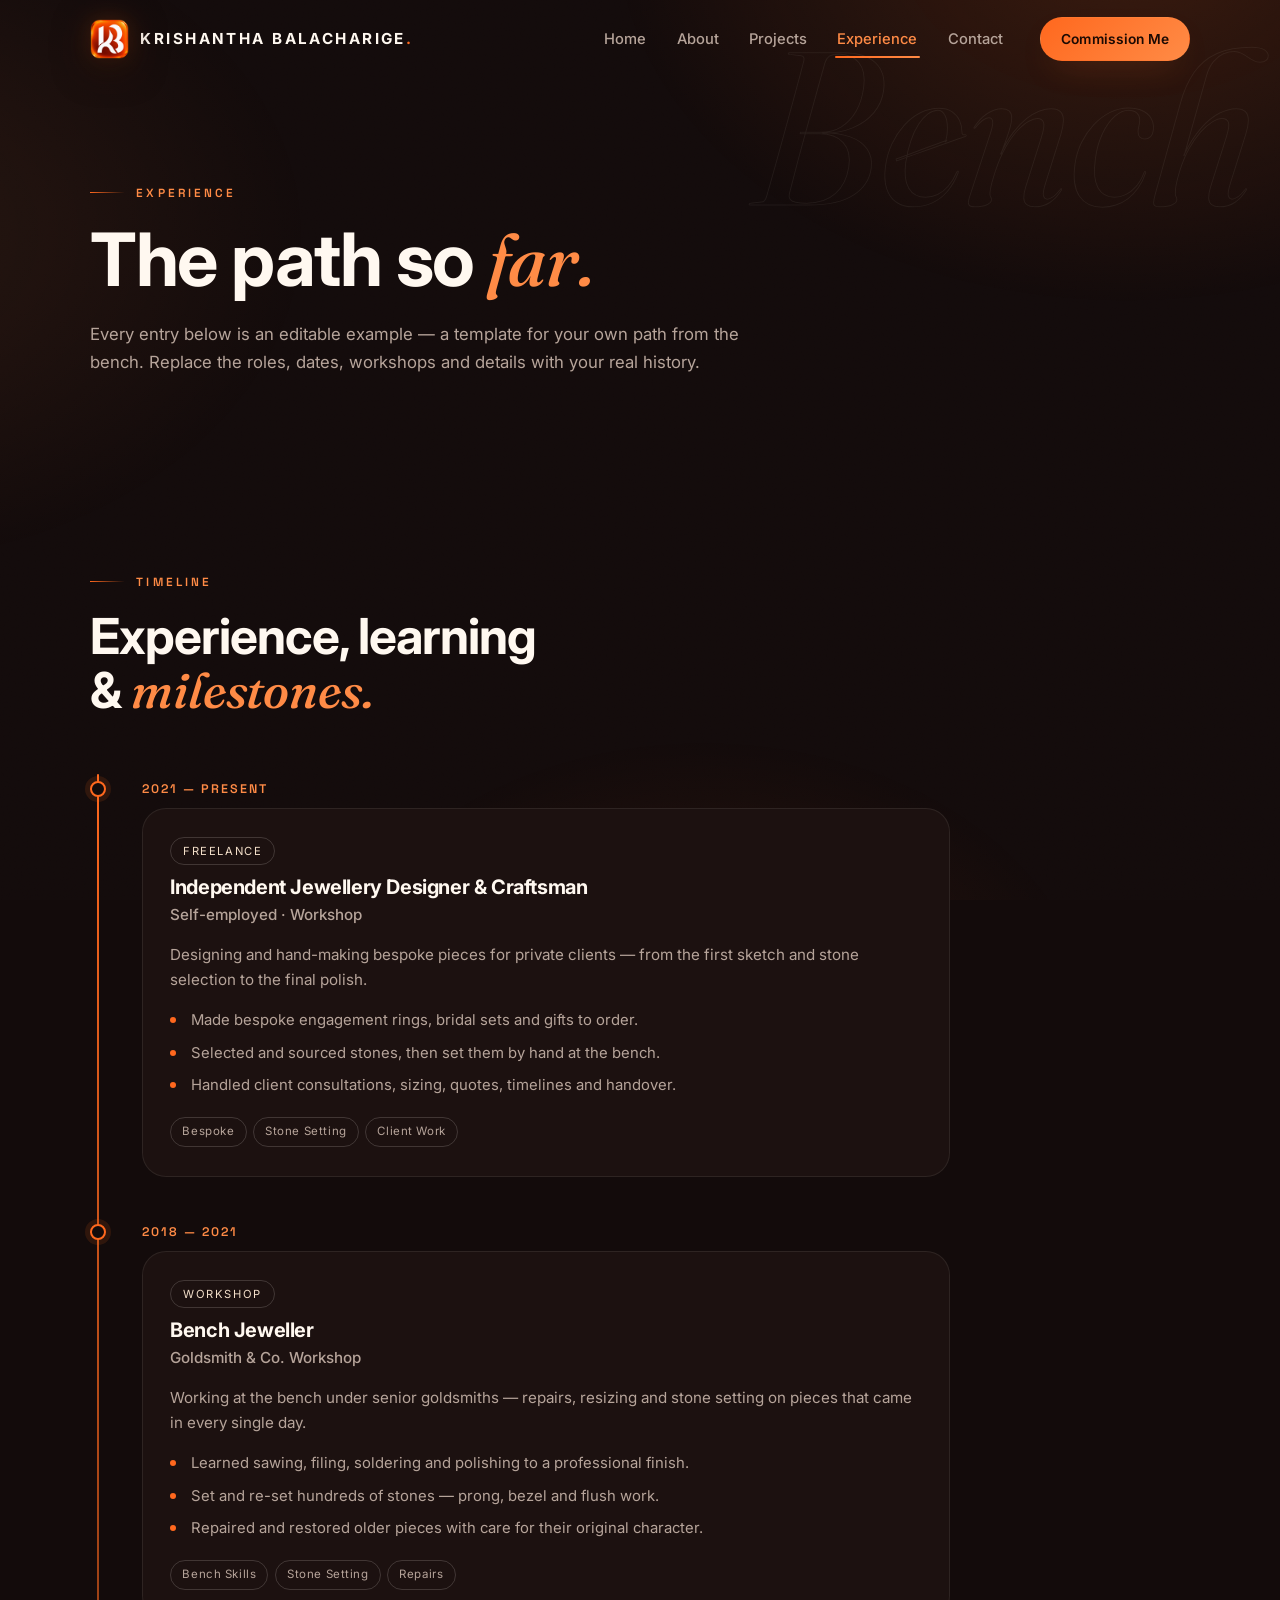
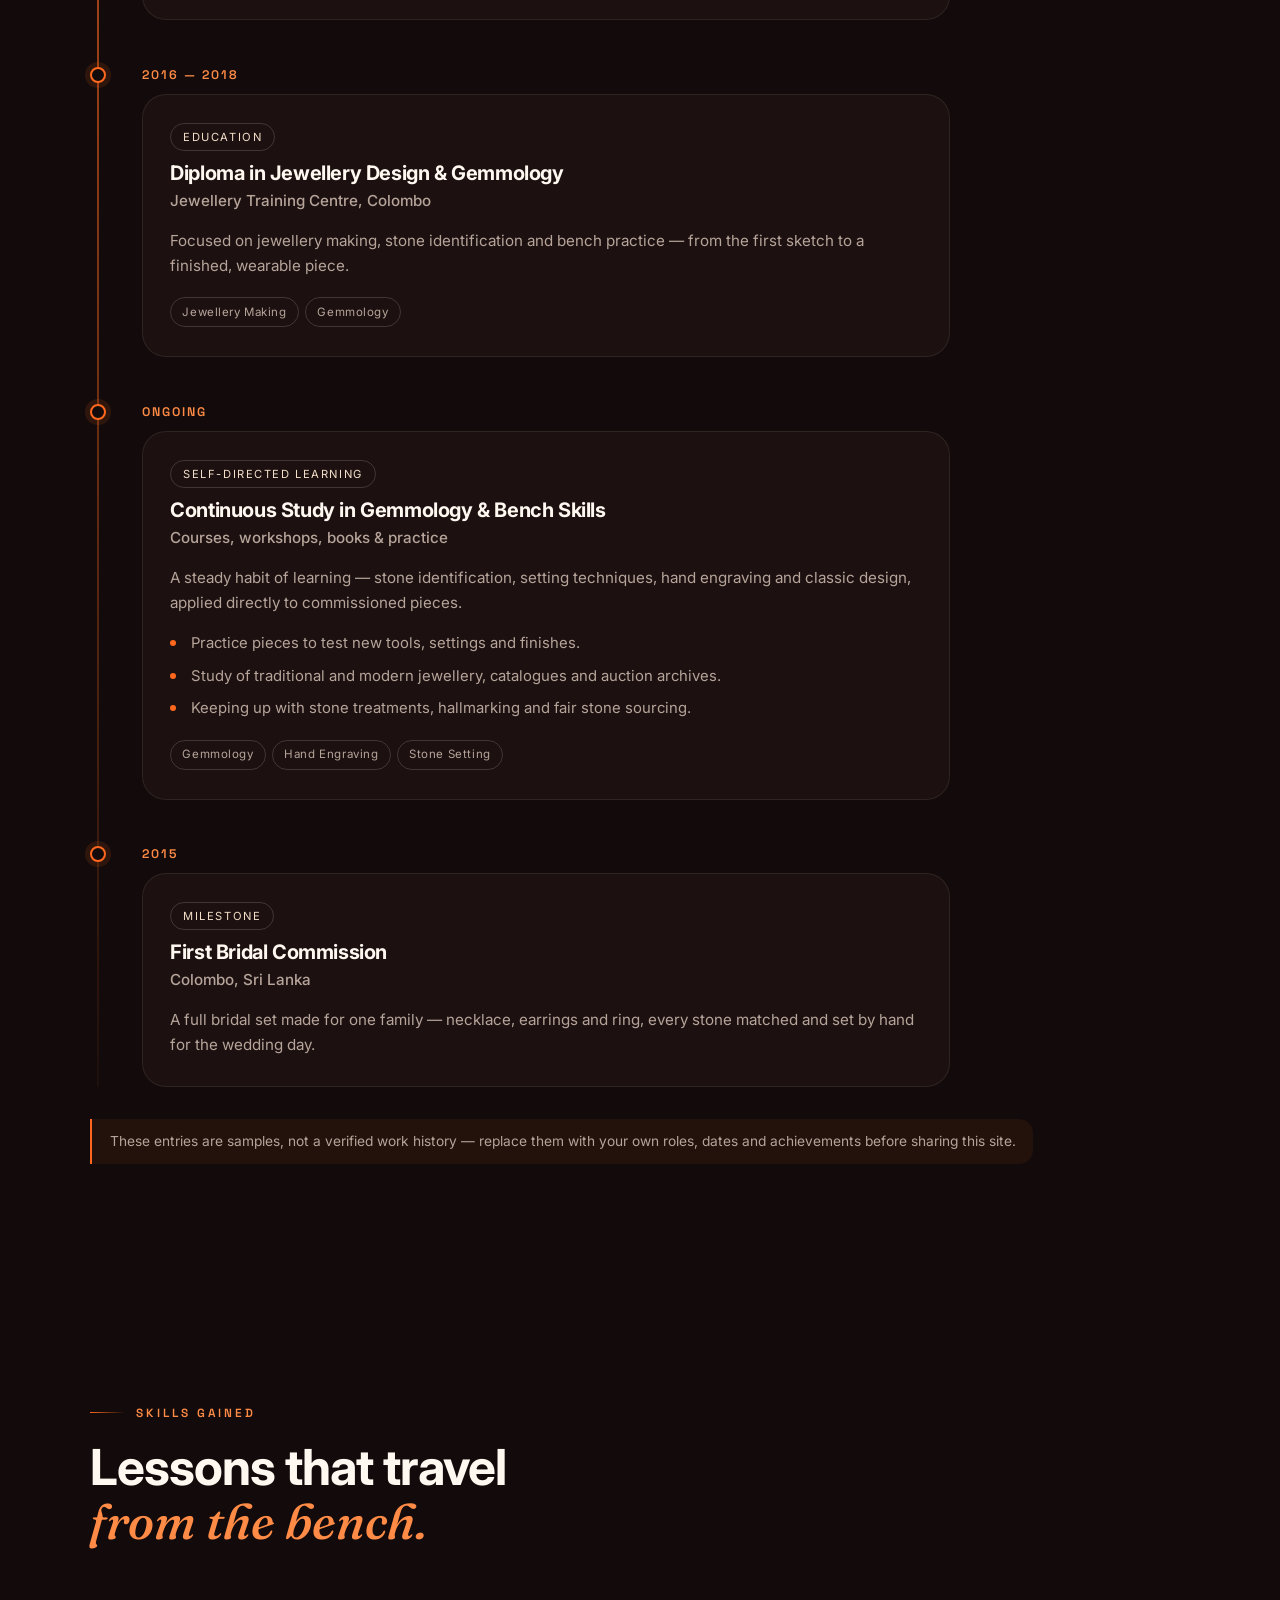
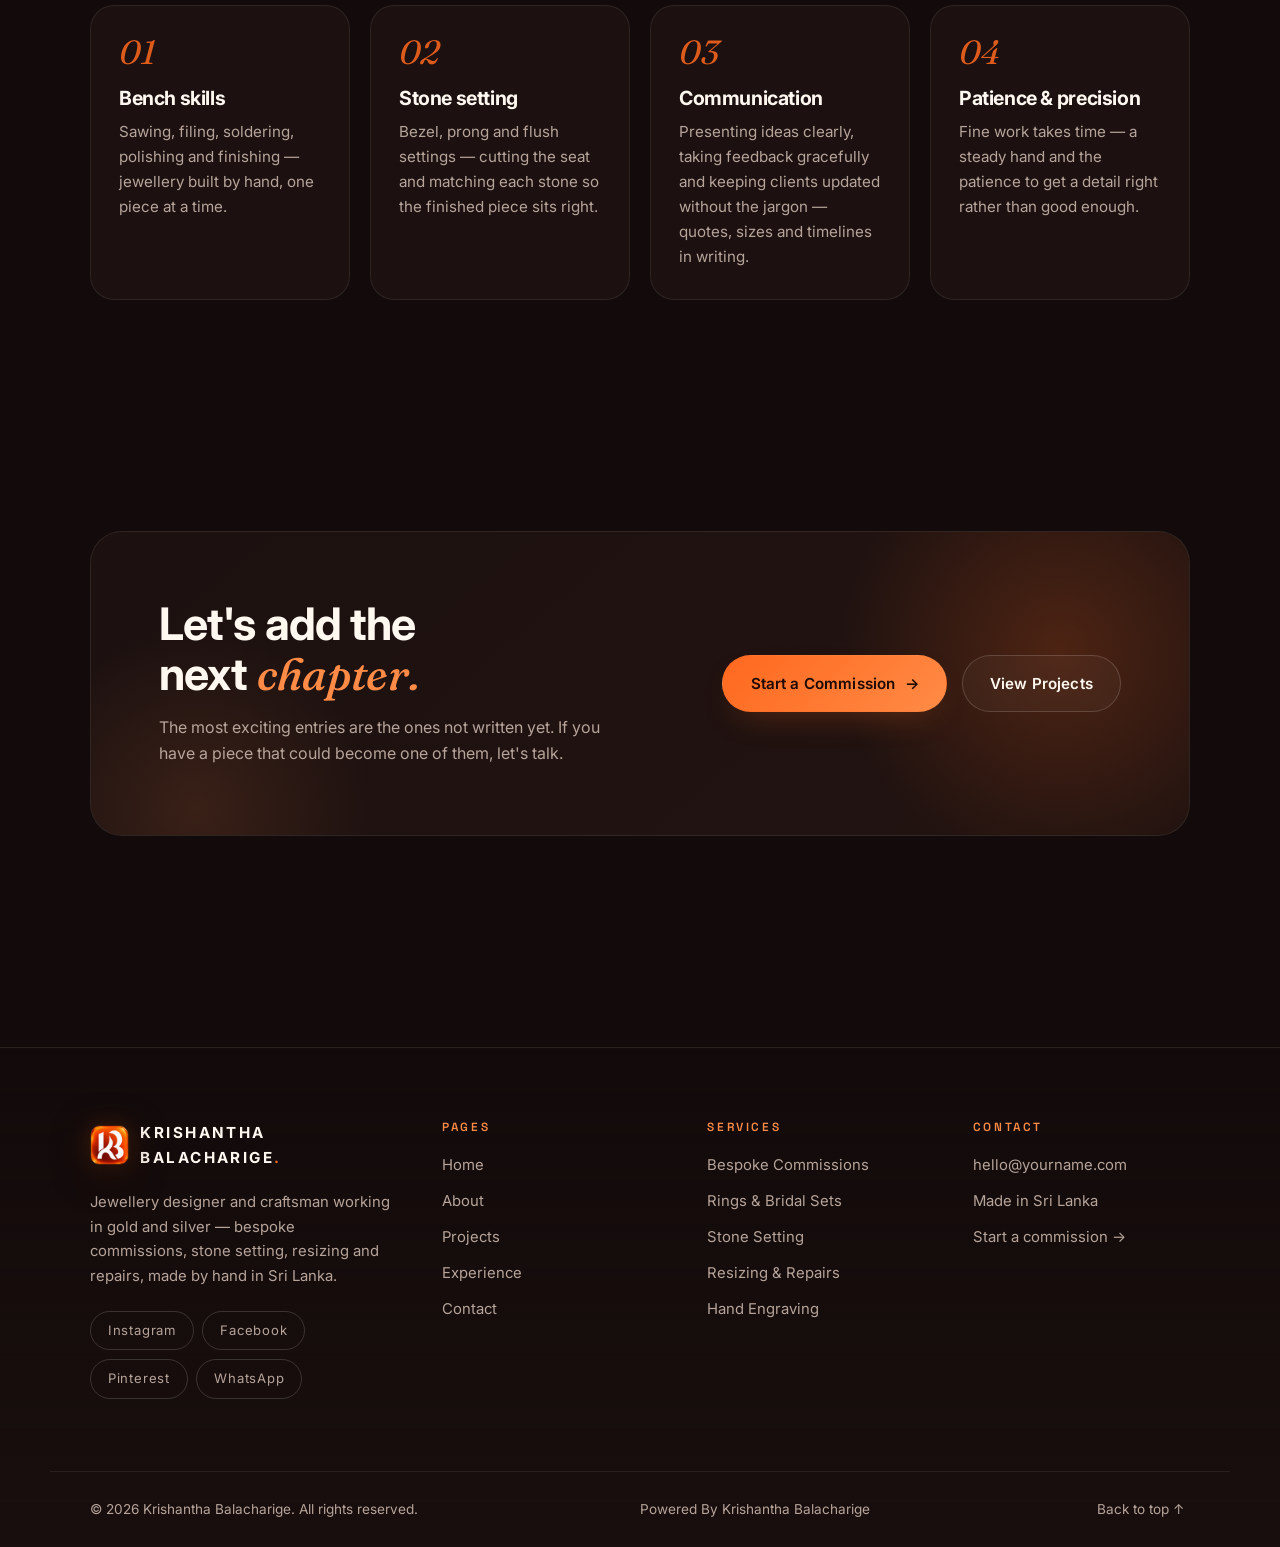
<file: experience.html>
<!DOCTYPE html>
<html lang="en">
<head>
  <meta charset="UTF-8">
  <meta name="viewport" content="width=device-width, initial-scale=1.0, viewport-fit=cover">
  <meta name="theme-color" content="#130b0b">
  <title>Experience — Krishantha Balacharige | Jewellery Designer &amp; Craftsman</title>
  <meta name="description" content="Experience timeline of Krishantha Balacharige — bench work, commissions, training and milestones. Editable example entries for a jewellery designer and craftsman in Sri Lanka.">
  <link rel="icon" type="image/png" href="assets/favicon.png?v=2">
  <link rel="apple-touch-icon" href="assets/favicon.png?v=2">
  <link rel="preconnect" href="https://fonts.googleapis.com">
  <link rel="preconnect" href="https://fonts.gstatic.com" crossorigin>
  <link href="https://fonts.googleapis.com/css2?family=Fraunces:ital,opsz,wght@0,9..144,400..700;1,9..144,400..700&family=Inter:wght@400;500;600;700;800&family=Space+Grotesk:wght@500;600;700&display=swap" rel="stylesheet">
  <link rel="stylesheet" href="css/style.css?v=30">
</head>
<body id="top">

  <a class="skip-link" href="#main">Skip to content</a>

  <!-- ============================ HEADER ============================ -->
  <header class="site-header">
    <div class="container header-inner">
      <a class="brand" href="index.html">
        <img class="brand-mark" src="assets/kb-logo-monogram-clean.webp?v=3" alt="" width="506" height="512" aria-hidden="true">
        <span>Krishantha Balacharige<span class="brand-dot">.</span></span>
      </a>

      <nav class="nav" id="primary-nav" aria-label="Primary">
        <button class="nav-backdrop" type="button" tabindex="-1" aria-hidden="true"></button>
        <div class="nav-content">
          <ul class="nav-list">
            <li><a class="nav-link" href="index.html">Home</a></li>
            <li><a class="nav-link" href="about.html">About</a></li>
            <li><a class="nav-link" href="projects.html">Projects</a></li>
            <li><a class="nav-link is-active" href="experience.html" aria-current="page">Experience</a></li>
            <li><a class="nav-link" href="contact.html">Contact</a></li>
            <li class="nav-cta"><a class="btn btn-primary btn-sm" href="contact.html">Commission Me</a></li>
          </ul>
        </div>
      </nav>

      <button class="nav-toggle" type="button" aria-expanded="false" aria-controls="primary-nav" aria-label="Open menu">
        <span></span><span></span><span></span>
      </button>
    </div>
  </header>

  <main id="main">

    <!-- ============================ PAGE HEAD ============================ -->
    <section class="page-head" data-word="Bench">
      <div class="container">
        <span class="kicker">Experience</span>
        <h1 class="page-title">The path so <em class="accent-word">far.</em></h1>
        <p class="page-lede">
          Every entry below is an editable example — a template for your own path
          from the bench. Replace the roles, dates, workshops and details with your
          real history.
        </p>
      </div>
    </section>

    <!-- ============================ TIMELINE ============================ -->
    <section class="section">
      <div class="container">
        <div class="section-head" data-reveal>
          <div>
            <span class="kicker">Timeline</span>
            <h2 class="section-title">Experience, learning &amp; <em class="accent-word">milestones.</em></h2>
          </div>
        </div>

        <!-- EDIT: replace every bracketed placeholder with your real details -->
        <ol class="timeline">

          <li class="tl-item" data-reveal>
            <span class="tl-dot" aria-hidden="true"></span>
            <span class="tl-period">2021 — Present</span>
            <article class="tl-card">
              <span class="tl-type">Freelance</span>
              <h3>Independent Jewellery Designer &amp; Craftsman</h3>
              <p class="tl-org">Self-employed · Workshop</p>
              <p>
                Designing and hand-making bespoke pieces for private clients — from
                the first sketch and stone selection to the final polish.
              </p>
              <ul class="tl-points">
                <li>Made bespoke engagement rings, bridal sets and gifts to order.</li>
                <li>Selected and sourced stones, then set them by hand at the bench.</li>
                <li>Handled client consultations, sizing, quotes, timelines and handover.</li>
              </ul>
              <div class="tag-row">
                <span class="tag">Bespoke</span>
                <span class="tag">Stone Setting</span>
                <span class="tag">Client Work</span>
              </div>
            </article>
          </li>

          <li class="tl-item" data-reveal>
            <span class="tl-dot" aria-hidden="true"></span>
            <span class="tl-period">2018 — 2021</span>
            <article class="tl-card">
              <span class="tl-type">Workshop</span>
              <h3>Bench Jeweller</h3>
              <p class="tl-org">Goldsmith &amp; Co. Workshop</p>
              <p>
                Working at the bench under senior goldsmiths — repairs, resizing and
                stone setting on pieces that came in every single day.
              </p>
              <ul class="tl-points">
                <li>Learned sawing, filing, soldering and polishing to a professional finish.</li>
                <li>Set and re-set hundreds of stones — prong, bezel and flush work.</li>
                <li>Repaired and restored older pieces with care for their original character.</li>
              </ul>
              <div class="tag-row">
                <span class="tag">Bench Skills</span>
                <span class="tag">Stone Setting</span>
                <span class="tag">Repairs</span>
              </div>
            </article>
          </li>

          <li class="tl-item" data-reveal>
            <span class="tl-dot" aria-hidden="true"></span>
            <span class="tl-period">2016 — 2018</span>
            <article class="tl-card">
              <span class="tl-type">Education</span>
              <h3>Diploma in Jewellery Design &amp; Gemmology</h3>
              <p class="tl-org">Jewellery Training Centre, Colombo</p>
              <p>
                Focused on jewellery making, stone identification and bench practice —
                from the first sketch to a finished, wearable piece.
              </p>
              <div class="tag-row">
                <span class="tag">Jewellery Making</span>
                <span class="tag">Gemmology</span>
              </div>
            </article>
          </li>

          <li class="tl-item" data-reveal>
            <span class="tl-dot" aria-hidden="true"></span>
            <span class="tl-period">Ongoing</span>
            <article class="tl-card">
              <span class="tl-type">Self-directed Learning</span>
              <h3>Continuous Study in Gemmology &amp; Bench Skills</h3>
              <p class="tl-org">Courses, workshops, books &amp; practice</p>
              <p>
                A steady habit of learning — stone identification, setting techniques,
                hand engraving and classic design, applied directly to commissioned
                pieces.
              </p>
              <ul class="tl-points">
                <li>Practice pieces to test new tools, settings and finishes.</li>
                <li>Study of traditional and modern jewellery, catalogues and auction archives.</li>
                <li>Keeping up with stone treatments, hallmarking and fair stone sourcing.</li>
              </ul>
              <div class="tag-row">
                <span class="tag">Gemmology</span>
                <span class="tag">Hand Engraving</span>
                <span class="tag">Stone Setting</span>
              </div>
            </article>
          </li>

          <li class="tl-item" data-reveal>
            <span class="tl-dot" aria-hidden="true"></span>
            <span class="tl-period">2015</span>
            <article class="tl-card">
              <span class="tl-type">Milestone</span>
              <h3>First Bridal Commission</h3>
              <p class="tl-org">Colombo, Sri Lanka</p>
              <p>
                A full bridal set made for one family — necklace, earrings and ring,
                every stone matched and set by hand for the wedding day.
              </p>
            </article>
          </li>

        </ol>

        <p class="edit-note">
          These entries are samples, not a verified work history — replace them with
          your own roles, dates and achievements before sharing this site.
        </p>
      </div>
    </section>

    <!-- ============================ WHAT I'VE LEARNED ============================ -->
    <section class="section">
      <div class="container">
        <div class="section-head" data-reveal>
          <div>
            <span class="kicker">Skills gained</span>
            <h2 class="section-title">Lessons that travel <em class="accent-word">from the bench.</em></h2>
          </div>
        </div>

        <div class="card-grid">
          <article class="card" data-reveal>
            <span class="card-index" aria-hidden="true">01</span>
            <h3>Bench skills</h3>
            <p>
              Sawing, filing, soldering, polishing and finishing — jewellery built by
              hand, one piece at a time.
            </p>
          </article>

          <article class="card" data-reveal>
            <span class="card-index" aria-hidden="true">02</span>
            <h3>Stone setting</h3>
            <p>
              Bezel, prong and flush settings — cutting the seat and matching each
              stone so the finished piece sits right.
            </p>
          </article>

          <article class="card" data-reveal>
            <span class="card-index" aria-hidden="true">03</span>
            <h3>Communication</h3>
            <p>
              Presenting ideas clearly, taking feedback gracefully and keeping clients
              updated without the jargon — quotes, sizes and timelines in writing.
            </p>
          </article>

          <article class="card" data-reveal>
            <span class="card-index" aria-hidden="true">04</span>
            <h3>Patience &amp; precision</h3>
            <p>
              Fine work takes time — a steady hand and the patience to get a detail
              right rather than good enough.
            </p>
          </article>
        </div>
      </div>
    </section>

    <!-- ============================ CTA ============================ -->
    <section class="section">
      <div class="container">
        <div class="cta-band" data-reveal>
          <div>
            <h2 class="cta-title">Let's add the next <em class="accent-word">chapter.</em></h2>
            <p class="cta-text">
              The most exciting entries are the ones not written yet. If you have a
              piece that could become one of them, let's talk.
            </p>
          </div>
          <div class="cta-actions">
            <a class="btn btn-primary" href="contact.html">
              Start a Commission
              <span class="btn-arrow" aria-hidden="true">→</span>
            </a>
            <a class="btn btn-ghost" href="projects.html">View Projects</a>
          </div>
        </div>
      </div>
    </section>

  </main>

  <!-- ============================ FOOTER ============================ -->
  <footer class="site-footer">
    <div class="container footer-grid">

      <div class="footer-brand">
        <a class="brand" href="index.html">
          <img class="brand-mark" src="assets/kb-logo-monogram-clean.webp?v=3" alt="" width="506" height="512" aria-hidden="true">
          <span>Krishantha Balacharige<span class="brand-dot">.</span></span>
        </a>
        <p>
          Jewellery designer and craftsman working in gold and silver — bespoke
          commissions, stone setting, resizing and repairs, made by hand in Sri Lanka.
        </p>
        <!-- EDIT: replace with your real profile URLs -->
        <div class="socials">
          <a class="social-link" href="https://www.instagram.com/" target="_blank" rel="noopener">Instagram</a>
          <a class="social-link" href="https://www.facebook.com/" target="_blank" rel="noopener">Facebook</a>
          <a class="social-link" href="https://www.pinterest.com/" target="_blank" rel="noopener">Pinterest</a>
          <a class="social-link" href="https://wa.me/" target="_blank" rel="noopener">WhatsApp</a>
        </div>
      </div>

      <nav class="footer-col" aria-label="Footer pages">
        <h3>Pages</h3>
        <ul>
          <li><a href="index.html">Home</a></li>
          <li><a href="about.html">About</a></li>
          <li><a href="projects.html">Projects</a></li>
          <li><a href="experience.html">Experience</a></li>
          <li><a href="contact.html">Contact</a></li>
        </ul>
      </nav>

      <div class="footer-col">
        <h3>Services</h3>
        <ul>
          <li><span>Bespoke Commissions</span></li>
          <li><span>Rings &amp; Bridal Sets</span></li>
          <li><span>Stone Setting</span></li>
          <li><span>Resizing &amp; Repairs</span></li>
          <li><span>Hand Engraving</span></li>
        </ul>
      </div>

      <div class="footer-col">
        <h3>Contact</h3>
        <ul>
          <!-- EDIT: your email address -->
          <li><a href="mailto:hello@yourname.com">hello@yourname.com</a></li>
          <li><span>Made in Sri Lanka</span></li>
          <li><a href="contact.html">Start a commission →</a></li>
        </ul>
      </div>

    </div>

    <div class="container footer-bottom">
      <p>© <span data-year>2026</span> Krishantha Balacharige. All rights reserved.</p>
      <p class="footer-credit" data-admin-access>Powered By Krishantha Balacharige</p>
      <button class="back-top" type="button">Back to top ↑</button>
    </div>
  </footer>

  <script src="js/projects-data.js?v=3"></script>
  <script src="js/admin.js?v=13"></script>
  <script src="js/main.js?v=5"></script>
</body>
</html>
</file>
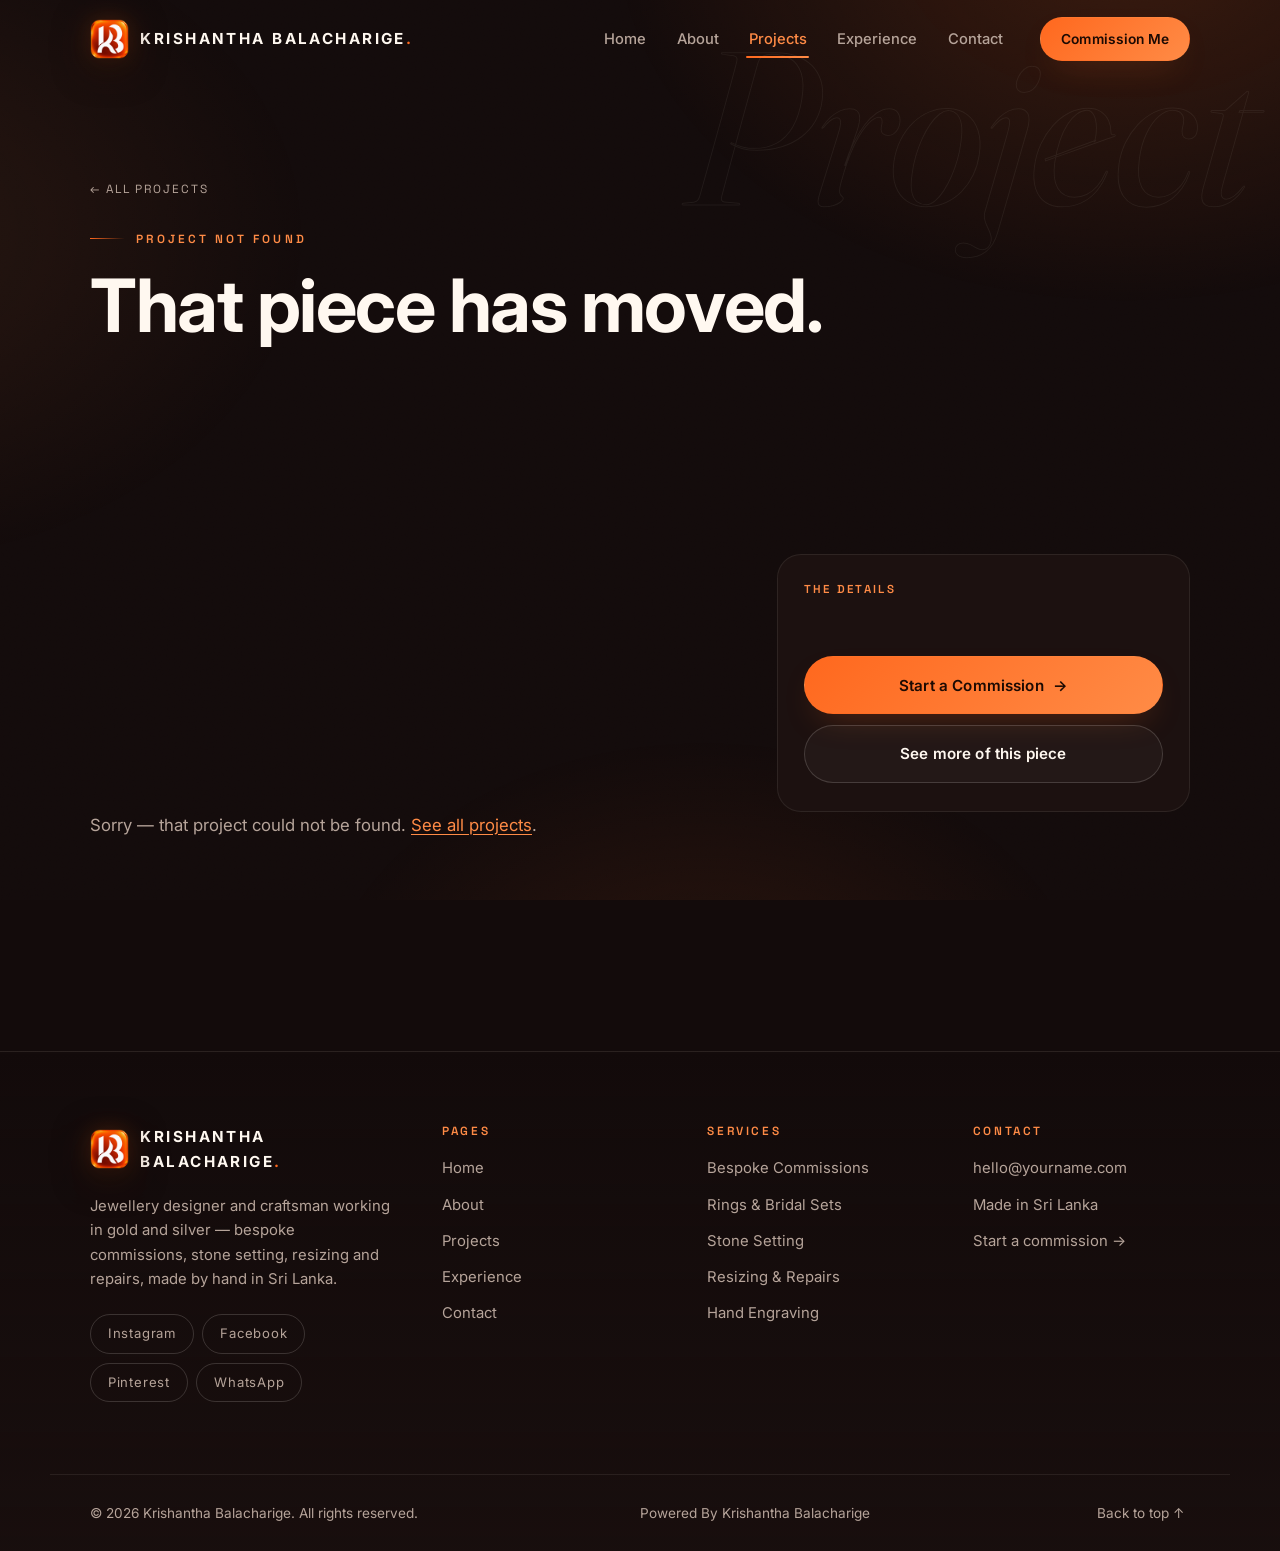
<file: project.html>
<!DOCTYPE html>
<html lang="en">
<head>
  <meta charset="utf-8">
  <meta name="viewport" content="width=device-width, initial-scale=1.0, viewport-fit=cover">
  <meta name="theme-color" content="#130b0b">
  <title>Project — Krishantha Balacharige | Jewellery Designer &amp; Craftsman</title>
  <meta name="description" content="A closer look at a hand-made piece by Krishantha Balacharige — the story, the metal and stones, and photographs from the bench.">
  <link rel="icon" type="image/png" href="assets/favicon.png?v=3">
  <link rel="canonical" href="projects.html">
  <link rel="preconnect" href="https://fonts.googleapis.com">
  <link rel="preconnect" href="https://fonts.gstatic.com" crossorigin>
  <link href="https://fonts.googleapis.com/css2?family=Fraunces:ital,opsz,wght@0,9..144,400..700;1,9..144,400..700&family=Inter:wght@400;500;600;700;800&family=Space+Grotesk:wght@500;600;700&display=swap" rel="stylesheet">
  <link rel="stylesheet" href="css/style.css?v=30">
</head>
<body id="top">

  <a class="skip-link" href="#main">Skip to content</a>

  <!-- ============================ HEADER ============================ -->
  <header class="site-header">
    <div class="container header-inner">
      <a class="brand" href="index.html">
        <img class="brand-mark" src="assets/kb-logo-monogram-clean.webp?v=3" alt="" width="506" height="512" aria-hidden="true">
        <span>Krishantha Balacharige<span class="brand-dot">.</span></span>
      </a>

      <nav class="nav" id="primary-nav" aria-label="Primary">
        <button class="nav-backdrop" type="button" tabindex="-1" aria-hidden="true"></button>
        <div class="nav-content">
          <ul class="nav-list">
            <li><a class="nav-link" href="index.html">Home</a></li>
            <li><a class="nav-link" href="about.html">About</a></li>
            <li><a class="nav-link is-active" href="projects.html">Projects</a></li>
            <li><a class="nav-link" href="experience.html">Experience</a></li>
            <li><a class="nav-link" href="contact.html">Contact</a></li>
            <li class="nav-cta"><a class="btn btn-primary btn-sm" href="contact.html">Commission Me</a></li>
          </ul>
        </div>
      </nav>

      <button class="nav-toggle" type="button" aria-expanded="false" aria-controls="primary-nav" aria-label="Open menu">
        <span></span><span></span><span></span>
      </button>
    </div>
  </header>

  <main id="main">

    <!-- ============================ PROJECT HEAD ============================ -->
    <section class="page-head" data-word="Project">
      <div class="container">
        <p class="crumb"><a href="projects.html">← All projects</a></p>
        <span class="kicker" id="pd-cat">Project</span>
        <h1 class="page-title" id="pd-title">Loading…</h1>
        <p class="page-lede" id="pd-lede"></p>
      </div>
    </section>

    <!-- ============================ PROJECT BODY ============================ -->
    <section class="section">
      <div class="container">
        <div class="pd-layout" id="pd-layout">
          <div class="pd-media" data-reveal>
            <figure class="pd-main" id="pd-main"></figure>
            <div class="pd-thumbs" id="pd-thumbs" hidden></div>
          </div>

          <aside class="pd-side" data-reveal>
            <h2 class="pd-side-title">The details</h2>
            <ul class="pd-specs" id="pd-specs"></ul>
            <div class="tag-row" id="pd-tags"></div>
            <div class="pd-actions">
              <a class="btn btn-primary" href="contact.html">
                Start a Commission
                <span class="btn-arrow" aria-hidden="true">→</span>
              </a>
              <a class="btn btn-ghost" id="pd-link" href="#" target="_blank" rel="noopener" hidden>See more of this piece</a>
            </div>
          </aside>
        </div>

        <div class="pd-story" id="pd-story" data-reveal></div>

        <p class="pd-missing" id="pd-missing" hidden>
          Sorry — that project could not be found. <a href="projects.html">See all projects</a>.
        </p>
      </div>
    </section>

    <!-- ============================ MORE PROJECTS ============================ -->
    <section class="section" id="pd-more-section" hidden>
      <div class="container">
        <div class="section-head" data-reveal>
          <div>
            <span class="kicker">More from the bench</span>
            <h2 class="section-title">Other <em class="accent-word">projects.</em></h2>
          </div>
        </div>
        <div class="pd-related" id="pd-more"></div>
      </div>
    </section>

  </main>

  <!-- ============================ FOOTER ============================ -->
  <footer class="site-footer">
    <div class="container footer-grid">

      <div class="footer-brand">
        <a class="brand" href="index.html">
          <img class="brand-mark" src="assets/kb-logo-monogram-clean.webp?v=3" alt="" width="506" height="512" aria-hidden="true">
          <span>Krishantha Balacharige<span class="brand-dot">.</span></span>
        </a>
        <p>
          Jewellery designer and craftsman working in gold and silver — bespoke
          commissions, stone setting, resizing and repairs, made by hand in Sri Lanka.
        </p>
        <!-- EDIT: replace with your real profile URLs -->
        <div class="socials">
          <a class="social-link" href="https://www.instagram.com/" target="_blank" rel="noopener">Instagram</a>
          <a class="social-link" href="https://www.facebook.com/" target="_blank" rel="noopener">Facebook</a>
          <a class="social-link" href="https://www.pinterest.com/" target="_blank" rel="noopener">Pinterest</a>
          <a class="social-link" href="https://wa.me/" target="_blank" rel="noopener">WhatsApp</a>
        </div>
      </div>

      <nav class="footer-col" aria-label="Footer pages">
        <h3>Pages</h3>
        <ul>
          <li><a href="index.html">Home</a></li>
          <li><a href="about.html">About</a></li>
          <li><a href="projects.html">Projects</a></li>
          <li><a href="experience.html">Experience</a></li>
          <li><a href="contact.html">Contact</a></li>
        </ul>
      </nav>

      <div class="footer-col">
        <h3>Services</h3>
        <ul>
          <li><span>Bespoke Commissions</span></li>
          <li><span>Rings &amp; Bridal Sets</span></li>
          <li><span>Stone Setting</span></li>
          <li><span>Resizing &amp; Repairs</span></li>
          <li><span>Hand Engraving</span></li>
        </ul>
      </div>

      <div class="footer-col">
        <h3>Contact</h3>
        <ul>
          <!-- EDIT: your email address -->
          <li><a href="mailto:hello@yourname.com">hello@yourname.com</a></li>
          <li><span>Made in Sri Lanka</span></li>
          <li><a href="contact.html">Start a commission →</a></li>
        </ul>
      </div>

    </div>

    <div class="container footer-bottom">
      <p>© <span data-year>2026</span> Krishantha Balacharige. All rights reserved.</p>
      <p class="footer-credit" data-admin-access>Powered By Krishantha Balacharige</p>
      <button class="back-top" type="button">Back to top ↑</button>
    </div>
  </footer>

  <!-- ============================ LIGHTBOX ============================ -->
  <div class="pd-lightbox" id="pd-lightbox" role="dialog" aria-modal="true" aria-label="Enlarged photograph" hidden>
    <button class="pd-lb-close" type="button" aria-label="Close">✕</button>
    <button class="pd-lb-nav pd-lb-prev" type="button" aria-label="Previous photograph" hidden>‹</button>
    <img class="pd-lb-img" id="pd-lb-img" alt="">
    <button class="pd-lb-nav pd-lb-next" type="button" aria-label="Next photograph" hidden>›</button>
  </div>

  <script src="js/projects-data.js?v=3"></script>
  <script src="js/project-page.js?v=1"></script>
  <script src="js/admin.js?v=13"></script>
  <script src="js/main.js?v=5"></script>
</body>
</html>
</file>
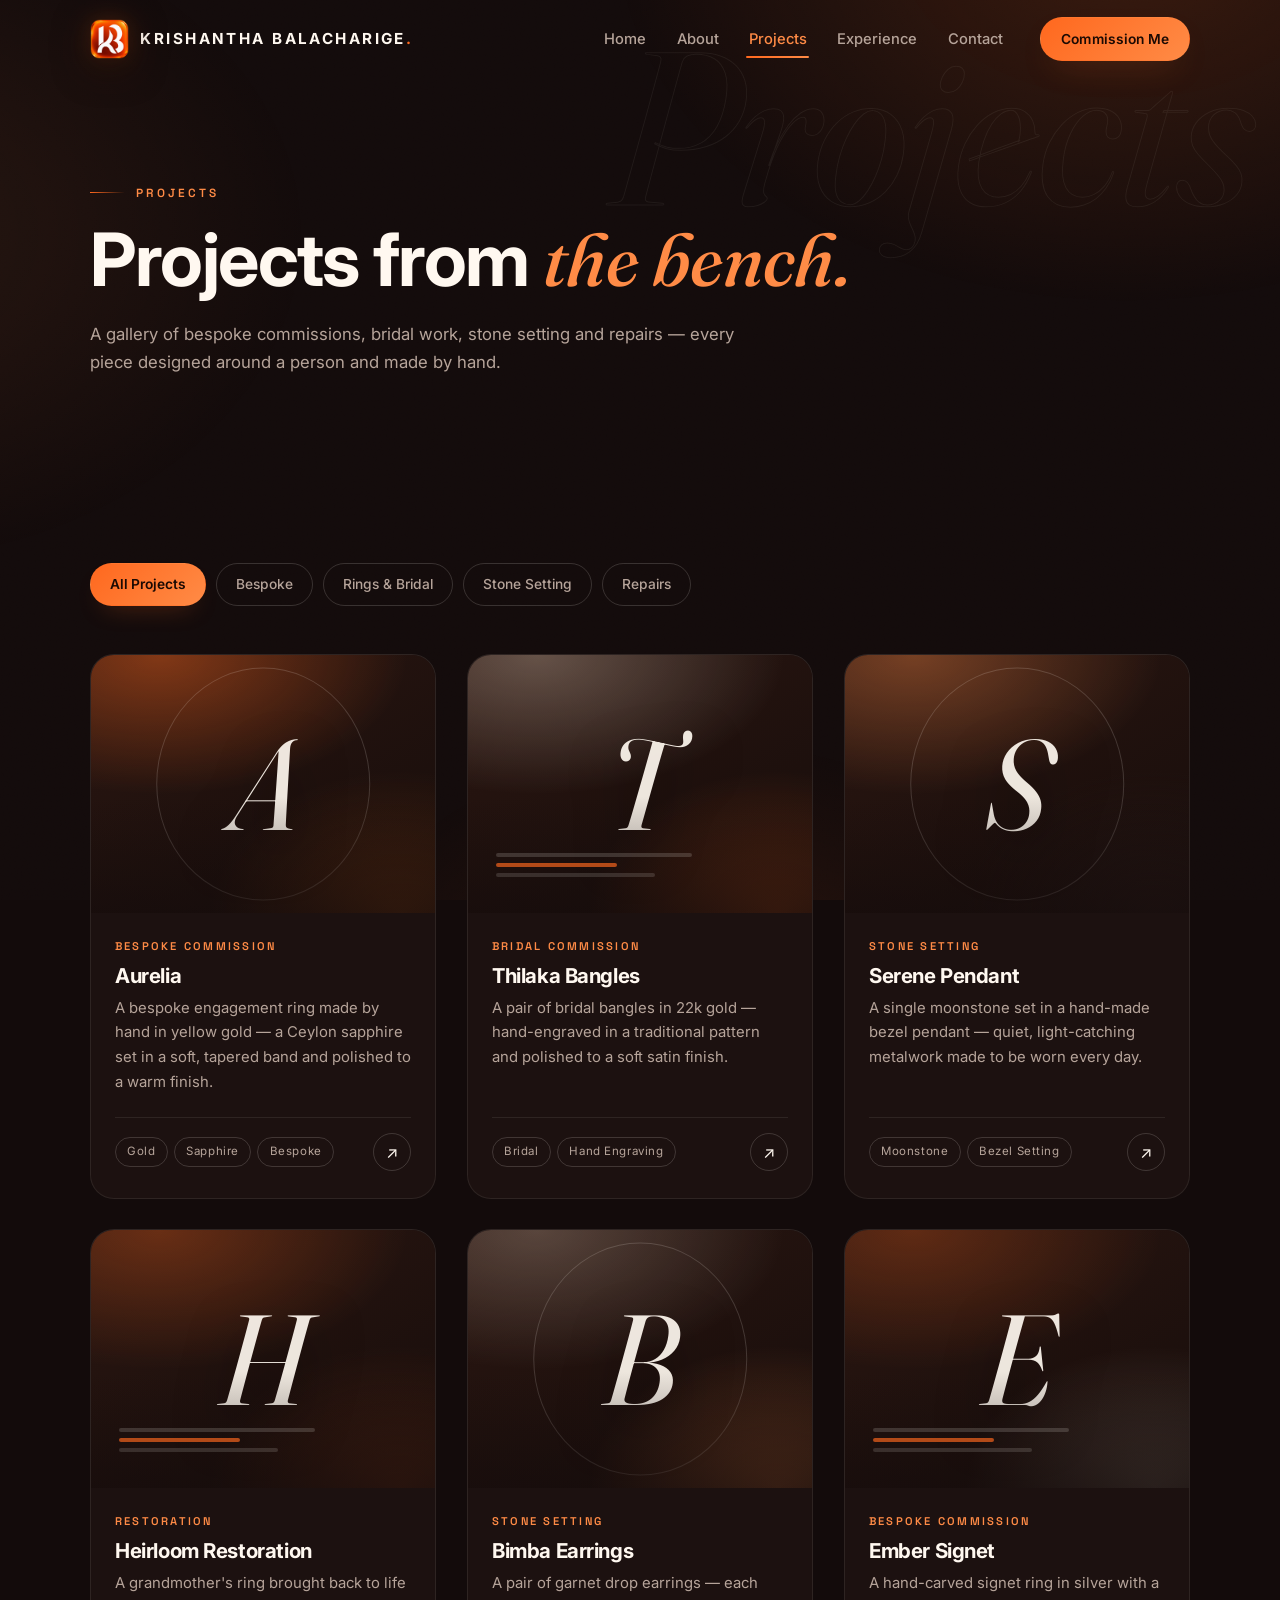
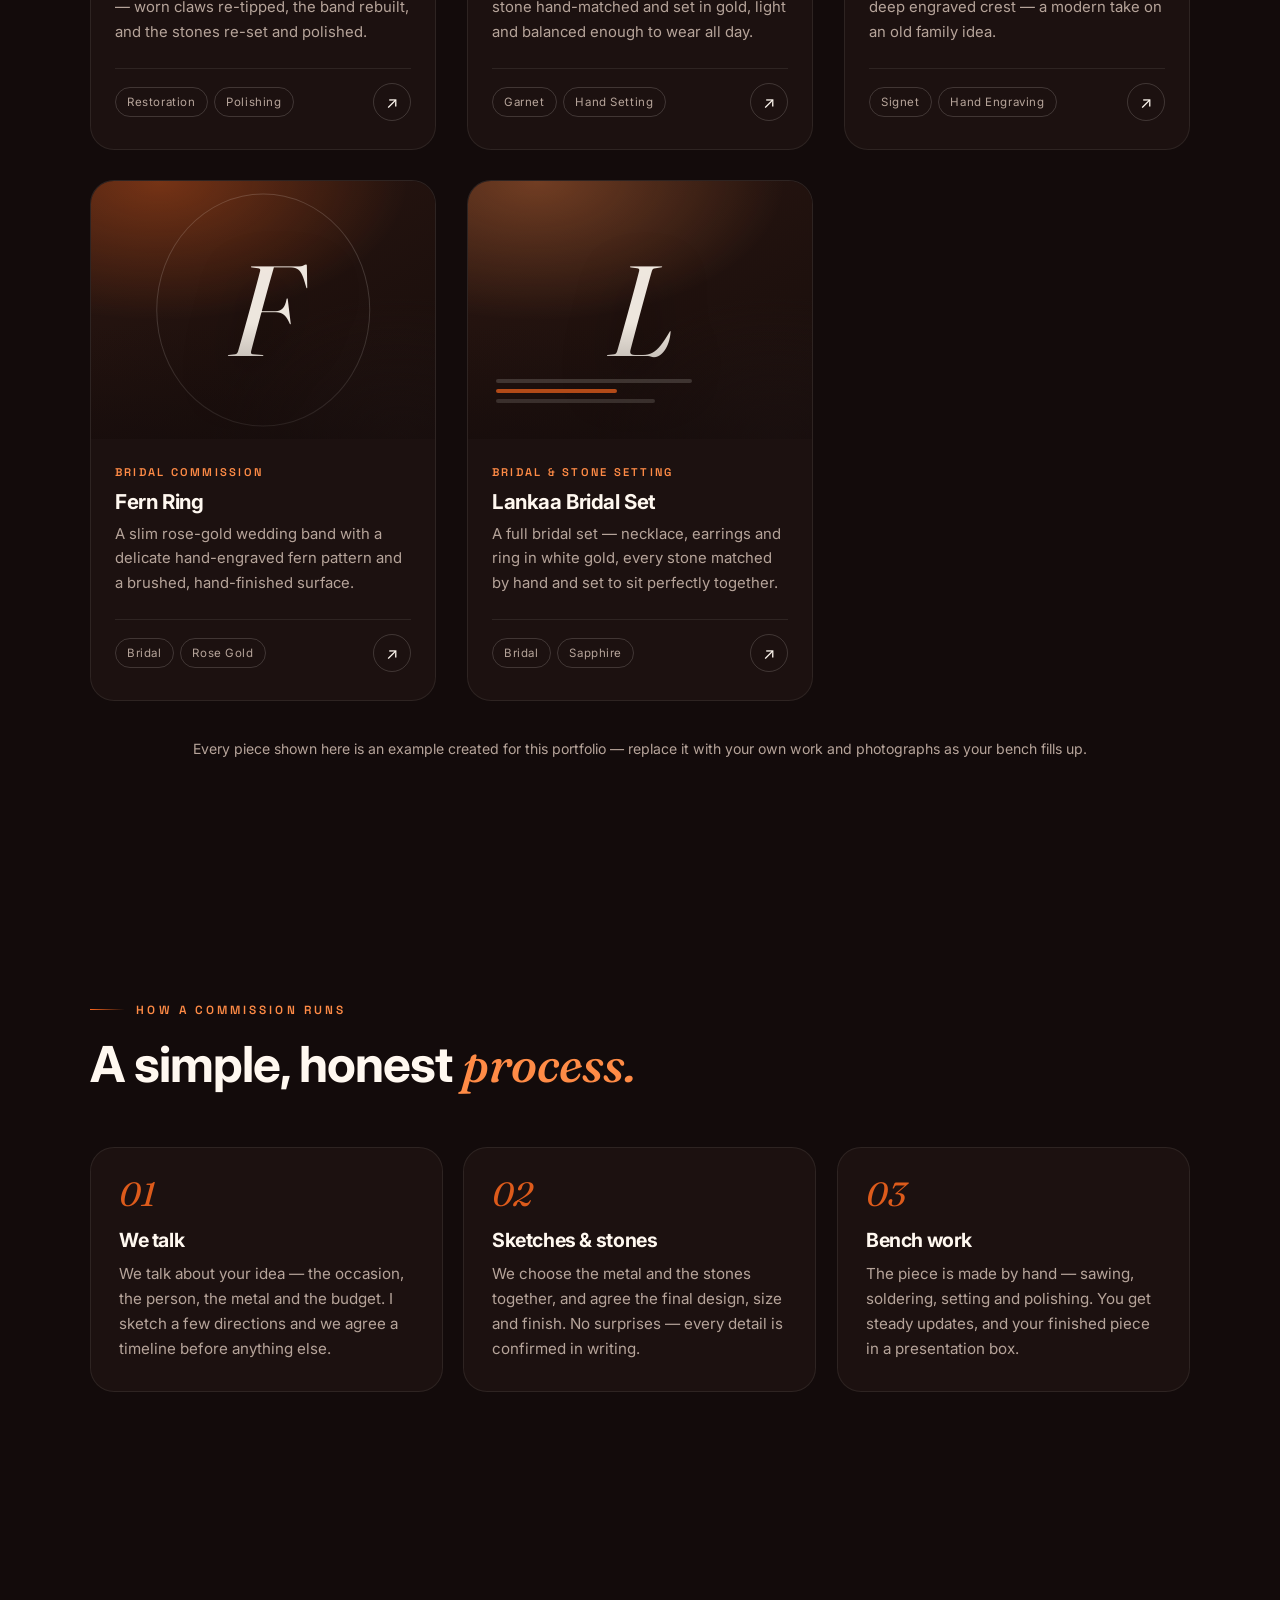
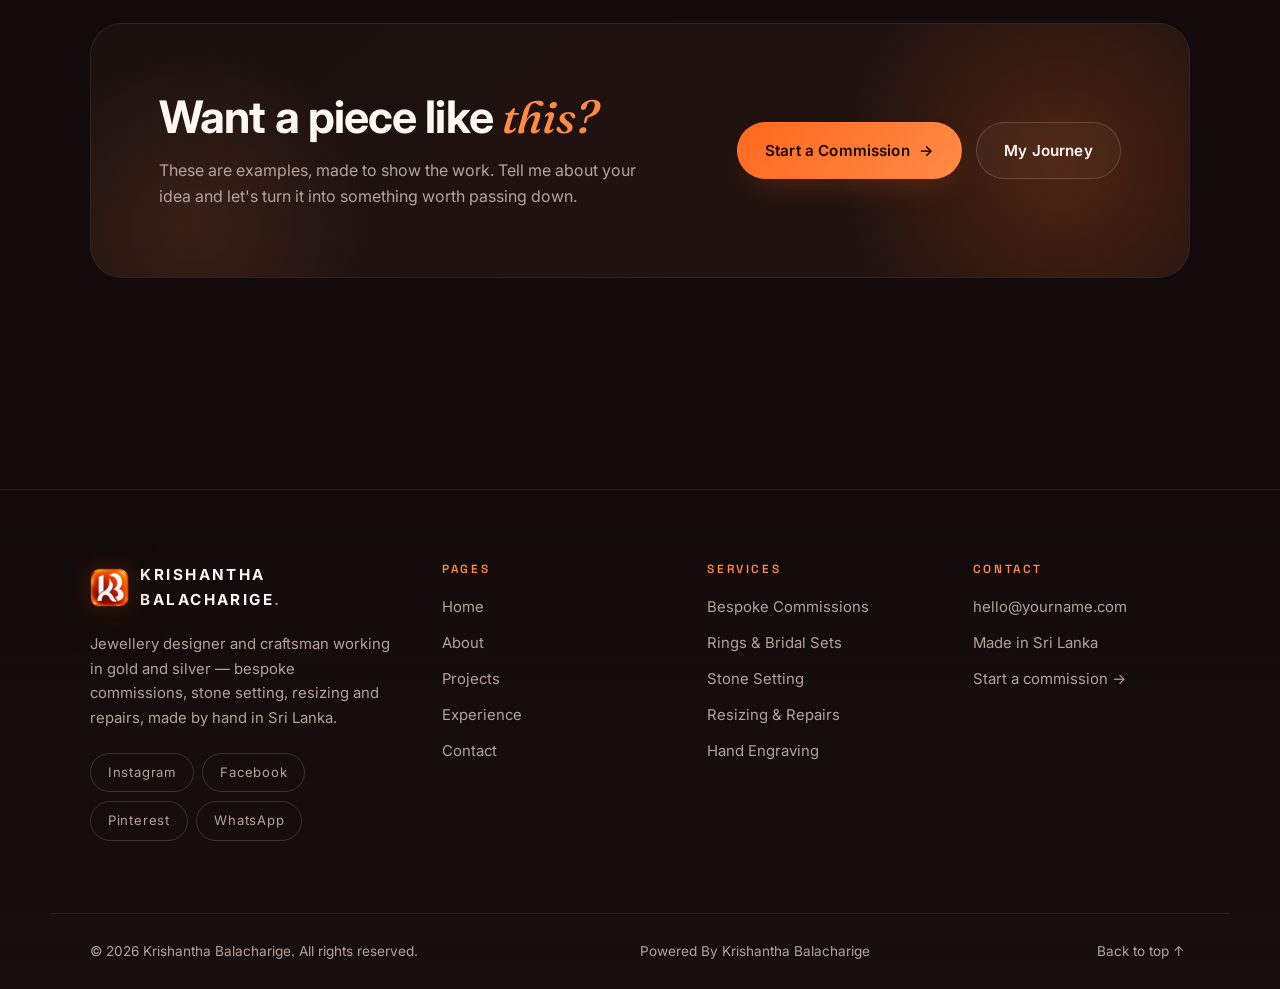
<file: projects.html>
<!DOCTYPE html>
<html lang="en">
<head>
  <meta charset="UTF-8">
  <meta name="viewport" content="width=device-width, initial-scale=1.0, viewport-fit=cover">
  <meta name="theme-color" content="#130b0b">
  <title>Projects — Krishantha Balacharige | Jewellery Designer &amp; Craftsman</title>
  <meta name="description" content="Selected jewellery by Krishantha Balacharige — bespoke commissions, rings and bridal sets, stone setting and repairs, presented in a premium editorial gallery.">
  <link rel="icon" type="image/png" href="assets/favicon.png?v=2">
  <link rel="apple-touch-icon" href="assets/favicon.png?v=2">
  <link rel="preconnect" href="https://fonts.googleapis.com">
  <link rel="preconnect" href="https://fonts.gstatic.com" crossorigin>
  <link href="https://fonts.googleapis.com/css2?family=Fraunces:ital,opsz,wght@0,9..144,400..700;1,9..144,400..700&family=Inter:wght@400;500;600;700;800&family=Space+Grotesk:wght@500;600;700&display=swap" rel="stylesheet">
  <link rel="stylesheet" href="css/style.css?v=30">
</head>
<body id="top">

  <a class="skip-link" href="#main">Skip to content</a>

  <!-- ============================ HEADER ============================ -->
  <header class="site-header">
    <div class="container header-inner">
      <a class="brand" href="index.html">
        <img class="brand-mark" src="assets/kb-logo-monogram-clean.webp?v=3" alt="" width="506" height="512" aria-hidden="true">
        <span>Krishantha Balacharige<span class="brand-dot">.</span></span>
      </a>

      <nav class="nav" id="primary-nav" aria-label="Primary">
        <button class="nav-backdrop" type="button" tabindex="-1" aria-hidden="true"></button>
        <div class="nav-content">
          <ul class="nav-list">
            <li><a class="nav-link" href="index.html">Home</a></li>
            <li><a class="nav-link" href="about.html">About</a></li>
            <li><a class="nav-link is-active" href="projects.html" aria-current="page">Projects</a></li>
            <li><a class="nav-link" href="experience.html">Experience</a></li>
            <li><a class="nav-link" href="contact.html">Contact</a></li>
            <li class="nav-cta"><a class="btn btn-primary btn-sm" href="contact.html">Commission Me</a></li>
          </ul>
        </div>
      </nav>

      <button class="nav-toggle" type="button" aria-expanded="false" aria-controls="primary-nav" aria-label="Open menu">
        <span></span><span></span><span></span>
      </button>
    </div>
  </header>

  <main id="main">

    <!-- ============================ PAGE HEAD ============================ -->
    <section class="page-head" data-word="Projects">
      <div class="container">
        <span class="kicker">Projects</span>
        <h1 class="page-title">Projects from <em class="accent-word">the bench.</em></h1>
        <p class="page-lede">
          A gallery of bespoke commissions, bridal work, stone setting and
          repairs — every piece designed around a person and made by hand.
        </p>
      </div>
    </section>

    <!-- ============================ FILTERS + GRID ============================ -->
    <section class="section">
      <div class="container">

        <!-- EDIT: filters read each card's data-category attribute -->
        <div class="filter-bar" role="group" aria-label="Filter projects by category">
          <button class="filter-btn is-active" type="button" data-filter="all" aria-pressed="true">All Projects</button>
          <button class="filter-btn" type="button" data-filter="bespoke" aria-pressed="false">Bespoke</button>
          <button class="filter-btn" type="button" data-filter="bridal" aria-pressed="false">Rings &amp; Bridal</button>
          <button class="filter-btn" type="button" data-filter="stone" aria-pressed="false">Stone Setting</button>
          <button class="filter-btn" type="button" data-filter="repair" aria-pressed="false">Repairs</button>
        </div>

        <div class="project-grid">

          <!-- EDIT: projects are managed from the hidden admin panel — triple-click
               the footer credit line. Edits to these samples and any new projects
               are saved in that browser and appear here, and on their own detail
               page with a photo gallery, automatically. The markup below is the
               no-JavaScript fallback. -->
          <article class="project-card" data-sample="1" data-project="aurelia" data-category="bespoke" data-reveal>
            <div class="project-visual" style="--art-a: rgba(255,104,30,.42); --art-b: rgba(122,58,18,.5);" aria-hidden="true">
              <span class="art-ring"></span>
              <span class="art-letter">A</span>
            </div>
            <div class="project-body">
              <span class="project-cat">Bespoke Commission</span>
              <h2 class="project-title">Aurelia</h2>
              <p class="project-desc">
                A bespoke engagement ring made by hand in yellow gold — a Ceylon
                sapphire set in a soft, tapered band and polished to a warm finish.
              </p>
              <div class="project-foot">
                <div class="tag-row">
                  <span class="tag">Gold</span>
                  <span class="tag">Sapphire</span>
                  <span class="tag">Bespoke</span>
                </div>
                <a class="project-open" href="project.html?id=aurelia" aria-label="View Aurelia — full details and photographs">↗</a>
              </div>
            </div>
          </article>

          <article class="project-card" data-sample="1" data-project="thilaka-bangles" data-category="bridal" data-reveal>
            <div class="project-visual" style="--art-a: rgba(243,223,201,.3); --art-b: rgba(255,104,30,.28);" aria-hidden="true">
              <span class="art-bars"><i></i><i></i><i></i></span>
              <span class="art-letter">T</span>
            </div>
            <div class="project-body">
              <span class="project-cat">Bridal Commission</span>
              <h2 class="project-title">Thilaka Bangles</h2>
              <p class="project-desc">
                A pair of bridal bangles in 22k gold — hand-engraved in a traditional
                pattern and polished to a soft satin finish.
              </p>
              <div class="project-foot">
                <div class="tag-row">
                  <span class="tag">Bridal</span>
                  <span class="tag">Hand Engraving</span>
                </div>
                <a class="project-open" href="project.html?id=thilaka-bangles" aria-label="View Thilaka Bangles — full details and photographs">↗</a>
              </div>
            </div>
          </article>

          <article class="project-card" data-sample="1" data-project="serene-pendant" data-category="stone" data-reveal>
            <div class="project-visual" style="--art-a: rgba(255,139,70,.36); --art-b: rgba(36,22,20,.85);" aria-hidden="true">
              <span class="art-ring"></span>
              <span class="art-letter">S</span>
            </div>
            <div class="project-body">
              <span class="project-cat">Stone Setting</span>
              <h2 class="project-title">Serene Pendant</h2>
              <p class="project-desc">
                A single moonstone set in a hand-made bezel pendant — quiet,
                light-catching metalwork made to be worn every day.
              </p>
              <div class="project-foot">
                <div class="tag-row">
                  <span class="tag">Moonstone</span>
                  <span class="tag">Bezel Setting</span>
                </div>
                <a class="project-open" href="project.html?id=serene-pendant" aria-label="View Serene Pendant — full details and photographs">↗</a>
              </div>
            </div>
          </article>

          <article class="project-card" data-sample="1" data-project="heirloom-restoration" data-category="repair" data-reveal>
            <div class="project-visual" style="--art-a: rgba(255,104,30,.3); --art-b: rgba(90,40,20,.6);" aria-hidden="true">
              <span class="art-bars"><i></i><i></i><i></i></span>
              <span class="art-letter">H</span>
            </div>
            <div class="project-body">
              <span class="project-cat">Restoration</span>
              <h2 class="project-title">Heirloom Restoration</h2>
              <p class="project-desc">
                A grandmother's ring brought back to life — worn claws re-tipped, the
                band rebuilt, and the stones re-set and polished.
              </p>
              <div class="project-foot">
                <div class="tag-row">
                  <span class="tag">Restoration</span>
                  <span class="tag">Polishing</span>
                </div>
                <a class="project-open" href="project.html?id=heirloom-restoration" aria-label="View Heirloom Restoration — full details and photographs">↗</a>
              </div>
            </div>
          </article>

          <article class="project-card" data-sample="1" data-project="bimba-earrings" data-category="stone" data-reveal>
            <div class="project-visual" style="--art-a: rgba(243,223,201,.24); --art-b: rgba(255,139,70,.3);" aria-hidden="true">
              <span class="art-ring"></span>
              <span class="art-letter">B</span>
            </div>
            <div class="project-body">
              <span class="project-cat">Stone Setting</span>
              <h2 class="project-title">Bimba Earrings</h2>
              <p class="project-desc">
                A pair of garnet drop earrings — each stone hand-matched and set in
                gold, light and balanced enough to wear all day.
              </p>
              <div class="project-foot">
                <div class="tag-row">
                  <span class="tag">Garnet</span>
                  <span class="tag">Hand Setting</span>
                </div>
                <a class="project-open" href="project.html?id=bimba-earrings" aria-label="View Bimba Earrings — full details and photographs">↗</a>
              </div>
            </div>
          </article>

          <article class="project-card" data-sample="1" data-project="ember-signet" data-category="bespoke" data-reveal>
            <div class="project-visual" style="--art-a: rgba(255,104,30,.26); --art-b: rgba(243,223,201,.2);" aria-hidden="true">
              <span class="art-bars"><i></i><i></i><i></i></span>
              <span class="art-letter">E</span>
            </div>
            <div class="project-body">
              <span class="project-cat">Bespoke Commission</span>
              <h2 class="project-title">Ember Signet</h2>
              <p class="project-desc">
                A hand-carved signet ring in silver with a deep engraved crest — a
                modern take on an old family idea.
              </p>
              <div class="project-foot">
                <div class="tag-row">
                  <span class="tag">Signet</span>
                  <span class="tag">Hand Engraving</span>
                </div>
                <a class="project-open" href="project.html?id=ember-signet" aria-label="View Ember Signet — full details and photographs">↗</a>
              </div>
            </div>
          </article>

          <article class="project-card" data-sample="1" data-project="fern-ring" data-category="bridal" data-reveal>
            <div class="project-visual" style="--art-a: rgba(255,104,30,.36); --art-b: rgba(36,22,20,.7);" aria-hidden="true">
              <span class="art-ring"></span>
              <span class="art-letter">F</span>
            </div>
            <div class="project-body">
              <span class="project-cat">Bridal Commission</span>
              <h2 class="project-title">Fern Ring</h2>
              <p class="project-desc">
                A slim rose-gold wedding band with a delicate hand-engraved fern
                pattern and a brushed, hand-finished surface.
              </p>
              <div class="project-foot">
                <div class="tag-row">
                  <span class="tag">Bridal</span>
                  <span class="tag">Rose Gold</span>
                </div>
                <a class="project-open" href="project.html?id=fern-ring" aria-label="View Fern Ring — full details and photographs">↗</a>
              </div>
            </div>
          </article>

          <article class="project-card" data-sample="1" data-project="lankaa-bridal-set" data-category="bridal stone" data-reveal>
            <div class="project-visual" style="--art-a: rgba(255,139,70,.34); --art-b: rgba(36,22,20,.8);" aria-hidden="true">
              <span class="art-bars"><i></i><i></i><i></i></span>
              <span class="art-letter">L</span>
            </div>
            <div class="project-body">
              <span class="project-cat">Bridal &amp; Stone Setting</span>
              <h2 class="project-title">Lankaa Bridal Set</h2>
              <p class="project-desc">
                A full bridal set — necklace, earrings and ring in white gold, every
                stone matched by hand and set to sit perfectly together.
              </p>
              <div class="project-foot">
                <div class="tag-row">
                  <span class="tag">Bridal</span>
                  <span class="tag">Sapphire</span>
                </div>
                <a class="project-open" href="project.html?id=lankaa-bridal-set" aria-label="View Lankaa Bridal Set — full details and photographs">↗</a>
              </div>
            </div>
          </article>

        </div>

        <p class="grid-note" id="tpl-note" hidden>
          Sample projects are hidden. Add your own from the admin panel.
        </p>

        <p class="grid-note">
          Every piece shown here is an example created for this portfolio — replace it
          with your own work and photographs as your bench fills up.
        </p>

      </div>
    </section>

    <!-- ============================ PROCESS ============================ -->
    <section class="section">
      <div class="container">
        <div class="section-head" data-reveal>
          <div>
            <span class="kicker">How a commission runs</span>
            <h2 class="section-title">A simple, honest <em class="accent-word">process.</em></h2>
          </div>
        </div>

        <div class="card-grid">
          <article class="card" data-reveal>
            <span class="card-index" aria-hidden="true">01</span>
            <h3>We talk</h3>
            <p>
              We talk about your idea — the occasion, the person, the metal and the
              budget. I sketch a few directions and we agree a timeline before
              anything else.
            </p>
          </article>

          <article class="card" data-reveal>
            <span class="card-index" aria-hidden="true">02</span>
            <h3>Sketches &amp; stones</h3>
            <p>
              We choose the metal and the stones together, and agree the final design,
              size and finish. No surprises — every detail is confirmed in writing.
            </p>
          </article>

          <article class="card" data-reveal>
            <span class="card-index" aria-hidden="true">03</span>
            <h3>Bench work</h3>
            <p>
              The piece is made by hand — sawing, soldering, setting and polishing.
              You get steady updates, and your finished piece in a presentation box.
            </p>
          </article>
        </div>
      </div>
    </section>

    <!-- ============================ CTA ============================ -->
    <section class="section">
      <div class="container">
        <div class="cta-band" data-reveal>
          <div>
            <h2 class="cta-title">Want a piece like <em class="accent-word">this?</em></h2>
            <p class="cta-text">
              These are examples, made to show the work. Tell me about your idea and
              let's turn it into something worth passing down.
            </p>
          </div>
          <div class="cta-actions">
            <a class="btn btn-primary" href="contact.html">
              Start a Commission
              <span class="btn-arrow" aria-hidden="true">→</span>
            </a>
            <a class="btn btn-ghost" href="experience.html">My Journey</a>
          </div>
        </div>
      </div>
    </section>

  </main>

  <!-- ============================ FOOTER ============================ -->
  <footer class="site-footer">
    <div class="container footer-grid">

      <div class="footer-brand">
        <a class="brand" href="index.html">
          <img class="brand-mark" src="assets/kb-logo-monogram-clean.webp?v=3" alt="" width="506" height="512" aria-hidden="true">
          <span>Krishantha Balacharige<span class="brand-dot">.</span></span>
        </a>
        <p>
          Jewellery designer and craftsman working in gold and silver — bespoke
          commissions, stone setting, resizing and repairs, made by hand in Sri Lanka.
        </p>
        <!-- EDIT: replace with your real profile URLs -->
        <div class="socials">
          <a class="social-link" href="https://www.instagram.com/" target="_blank" rel="noopener">Instagram</a>
          <a class="social-link" href="https://www.facebook.com/" target="_blank" rel="noopener">Facebook</a>
          <a class="social-link" href="https://www.pinterest.com/" target="_blank" rel="noopener">Pinterest</a>
          <a class="social-link" href="https://wa.me/" target="_blank" rel="noopener">WhatsApp</a>
        </div>
      </div>

      <nav class="footer-col" aria-label="Footer pages">
        <h3>Pages</h3>
        <ul>
          <li><a href="index.html">Home</a></li>
          <li><a href="about.html">About</a></li>
          <li><a href="projects.html">Projects</a></li>
          <li><a href="experience.html">Experience</a></li>
          <li><a href="contact.html">Contact</a></li>
        </ul>
      </nav>

      <div class="footer-col">
        <h3>Services</h3>
        <ul>
          <li><span>Bespoke Commissions</span></li>
          <li><span>Rings &amp; Bridal Sets</span></li>
          <li><span>Stone Setting</span></li>
          <li><span>Resizing &amp; Repairs</span></li>
          <li><span>Hand Engraving</span></li>
        </ul>
      </div>

      <div class="footer-col">
        <h3>Contact</h3>
        <ul>
          <!-- EDIT: your email address -->
          <li><a href="mailto:hello@yourname.com">hello@yourname.com</a></li>
          <li><span>Made in Sri Lanka</span></li>
          <li><a href="contact.html">Start a commission →</a></li>
        </ul>
      </div>

    </div>

    <div class="container footer-bottom">
      <p>© <span data-year>2026</span> Krishantha Balacharige. All rights reserved.</p>
      <p class="footer-credit" data-admin-access>Powered By Krishantha Balacharige</p>
      <button class="back-top" type="button">Back to top ↑</button>
    </div>
  </footer>

  <script src="js/projects-data.js?v=3"></script>
  <script src="js/admin.js?v=13"></script>
  <script src="js/main.js?v=5"></script>
</body>
</html>
</file>
<file: css/style.css>
/* ============================================================
   PORTFOLIO — SHARED STYLESHEET
   Warm orange & black cinematic design system
   ------------------------------------------------------------
   01. Design tokens
   02. Reset & base
   03. Utilities & layout helpers
   04. Typography helpers
   05. Buttons
   06. Header & navigation
   07. Hero (home)
   08. Marquee strip
   09. Generic sections
   10. Cards (services / philosophy / focus)
   11. Projects gallery
   12. Skills
   13. Timeline (experience)
   14. Stats / highlights
   15. CTA band
   16. Contact
   17. Footer
   18. Animations & reveal
   19. Responsive
   20. Reduced motion & print
   ============================================================ */

/* ------------------------------------------------------------
   01. Design tokens
   ------------------------------------------------------------ */
:root {
  /* Colour palette */
  --bg: #130b0b;
  --bg-2: #1c1110;
  --bg-3: #241614;
  --accent: #ff681e;
  --accent-2: #ff8b46;
  --text: #fff8f0;
  --text-2: #b6a49a;
  --cream: #f3dfc9;

  /* Logo presentation (header / footer / admin marks) */
  --logo: #ffffff;

  /* KB logo gradient — the mark is filled with the brand's own colours */
  --logo-1: #ffc79a;
  --logo-2: #ff8b46;
  --logo-3: #ff681e;
  --logo-4: #ce3007;

  /* Derived colours */
  --line: rgba(255, 248, 240, 0.08);
  --line-strong: rgba(255, 248, 240, 0.16);
  --accent-soft: rgba(255, 104, 30, 0.14);
  --accent-glow: rgba(255, 104, 30, 0.35);

  /* Typography */
  --font-sans: "Inter", system-ui, -apple-system, "Segoe UI", Roboto, Arial, sans-serif;
  --font-display: "Fraunces", "Playfair Display", Georgia, "Times New Roman", serif;
  --font-label: "Space Grotesk", "Inter", ui-sans-serif, system-ui, sans-serif;

  /* Metrics */
  --header-h: 78px;
  --container: 1180px;
  --gutter: clamp(1.25rem, 4vw, 2.5rem);
  --radius: 24px;
  --radius-sm: 14px;
  --radius-pill: 999px;

  /* Motion */
  --ease: cubic-bezier(0.22, 0.61, 0.36, 1);
  --ease-out: cubic-bezier(0.16, 1, 0.3, 1);

  /* Shadows */
  --shadow-soft: 0 24px 60px -30px rgba(0, 0, 0, 0.85);
  --shadow-card: 0 18px 45px -25px rgba(0, 0, 0, 0.8);
}

/* ------------------------------------------------------------
   02. Reset & base
   ------------------------------------------------------------ */
*,
*::before,
*::after {
  box-sizing: border-box;
}

* {
  margin: 0;
}

html {
  -webkit-text-size-adjust: 100%;
  scroll-behavior: smooth;
  scroll-padding-top: calc(var(--header-h) + 1rem);
}

body {
  min-height: 100svh;
  background-color: var(--bg);
  color: var(--text);
  font-family: var(--font-sans);
  font-size: 1rem;
  line-height: 1.65;
  overflow-x: hidden;
  -webkit-font-smoothing: antialiased;
  text-rendering: optimizeLegibility;
}

/* Ambient cinematic lighting behind everything */
body::before {
  content: "";
  position: fixed;
  inset: 0;
  z-index: -2;
  pointer-events: none;
  background:
    radial-gradient(52rem 38rem at 88% -8%, rgba(255, 104, 30, 0.17), transparent 62%),
    radial-gradient(44rem 32rem at -12% 26%, rgba(255, 139, 70, 0.09), transparent 66%),
    radial-gradient(40rem 30rem at 55% 115%, rgba(255, 104, 30, 0.1), transparent 62%);
}

/* Very subtle film grain */
body::after {
  content: "";
  position: fixed;
  inset: 0;
  z-index: -1;
  pointer-events: none;
  opacity: 0.05;
  mix-blend-mode: overlay;
  background-image: url("data:image/svg+xml,%3Csvg xmlns='http://www.w3.org/2000/svg' width='220' height='220'%3E%3Cfilter id='n'%3E%3CfeTurbulence type='fractalNoise' baseFrequency='0.85' numOctaves='2' stitchTiles='stitch'/%3E%3C/filter%3E%3Crect width='100%25' height='100%25' filter='url(%23n)'/%3E%3C/svg%3E");
}

img,
svg,
video {
  display: block;
  max-width: 100%;
}

a {
  color: inherit;
  text-decoration: none;
}

button,
input,
select,
textarea {
  font: inherit;
  color: inherit;
}

ul,
ol {
  padding: 0;
  list-style: none;
}

h1,
h2,
h3,
h4 {
  line-height: 1.1;
  font-weight: 700;
  letter-spacing: -0.02em;
  text-wrap: balance;
}

p {
  text-wrap: pretty;
}

::selection {
  background: var(--accent);
  color: #1a0b04;
}

/* Accessible focus */
:focus-visible {
  outline: 2px solid var(--accent-2);
  outline-offset: 3px;
  border-radius: 4px;
}

.skip-link {
  position: absolute;
  top: 0.75rem;
  left: 0.75rem;
  z-index: 300;
  padding: 0.7rem 1.2rem;
  background: var(--accent);
  color: #1a0b04;
  font-weight: 600;
  border-radius: var(--radius-sm);
  transform: translateY(-160%);
  transition: transform 0.25s var(--ease);
}

.skip-link:focus-visible {
  transform: translateY(0);
}

/* ------------------------------------------------------------
   03. Utilities & layout helpers
   ------------------------------------------------------------ */
.container {
  width: 100%;
  max-width: var(--container);
  margin-inline: auto;
  padding-inline: var(--gutter);
}

.section {
  padding-block: clamp(4.25rem, 9vw, 7.5rem);
  position: relative;
}

.stack {
  display: grid;
  gap: 1.25rem;
}

.sr-only {
  position: absolute;
  width: 1px;
  height: 1px;
  padding: 0;
  margin: -1px;
  overflow: hidden;
  clip: rect(0 0 0 0);
  white-space: nowrap;
  border: 0;
}

/* Section heading block */
.kicker {
  display: inline-flex;
  align-items: center;
  gap: 0.7rem;
  font-family: var(--font-label);
  font-size: 0.74rem;
  font-weight: 600;
  letter-spacing: 0.26em;
  text-transform: uppercase;
  color: var(--accent-2);
  margin-bottom: 1.1rem;
}

.kicker::before {
  content: "";
  width: 2.2rem;
  height: 1px;
  background: linear-gradient(90deg, var(--accent), transparent);
}

.section-title {
  font-size: clamp(1.9rem, 4.4vw, 3.1rem);
  max-width: 22ch;
}

.section-lede {
  margin-top: 1.1rem;
  max-width: 58ch;
  color: var(--text-2);
  font-size: 1.02rem;
}

.section-head {
  display: flex;
  flex-wrap: wrap;
  align-items: flex-end;
  justify-content: space-between;
  gap: 1.5rem;
  margin-bottom: clamp(2.25rem, 5vw, 3.5rem);
}

.section-head--center {
  flex-direction: column;
  align-items: center;
  text-align: center;
}

.section-head--center .section-title,
.section-head--center .section-lede {
  margin-inline: auto;
}

/* Serif italic accent words */
em.accent,
.accent-word {
  font-family: var(--font-display);
  font-style: italic;
  font-weight: 500;
  color: var(--accent-2);
  letter-spacing: 0;
}

.text-muted {
  color: var(--text-2);
}

/* Inline text link with arrow */
.arrow-link {
  display: inline-flex;
  align-items: center;
  gap: 0.5rem;
  font-weight: 600;
  font-size: 0.95rem;
  color: var(--text);
  padding-block: 0.3rem;
  border-bottom: 1px solid var(--line-strong);
  transition: color 0.3s var(--ease), border-color 0.3s var(--ease), gap 0.3s var(--ease);
}

.arrow-link:hover {
  color: var(--accent-2);
  border-color: var(--accent);
  gap: 0.85rem;
}

/* ------------------------------------------------------------
   04. Buttons
   ------------------------------------------------------------ */
.btn {
  display: inline-flex;
  align-items: center;
  justify-content: center;
  gap: 0.6rem;
  padding: 0.95rem 1.7rem;
  border: 1px solid transparent;
  border-radius: var(--radius-pill);
  font-weight: 600;
  font-size: 0.95rem;
  letter-spacing: 0.01em;
  cursor: pointer;
  white-space: nowrap;
  transition:
    transform 0.35s var(--ease),
    box-shadow 0.35s var(--ease),
    background-color 0.3s var(--ease),
    border-color 0.3s var(--ease),
    color 0.3s var(--ease);
}

.btn:active {
  transform: translateY(1px) scale(0.99);
}

.btn .btn-arrow {
  transition: transform 0.35s var(--ease);
}

.btn:hover .btn-arrow {
  transform: translateX(4px);
}

.btn-primary {
  background: linear-gradient(135deg, var(--accent) 0%, var(--accent-2) 100%);
  color: #1c0a03;
  box-shadow: 0 14px 34px -16px var(--accent-glow);
}

.btn-primary:hover {
  transform: translateY(-3px);
  box-shadow: 0 22px 44px -18px var(--accent-glow);
}

.btn-ghost {
  background: rgba(255, 248, 240, 0.03);
  border-color: var(--line-strong);
  color: var(--text);
}

.btn-ghost:hover {
  transform: translateY(-3px);
  border-color: var(--accent);
  color: var(--accent-2);
  background: var(--accent-soft);
}

.btn-sm {
  padding: 0.62rem 1.25rem;
  font-size: 0.86rem;
}

/* Loading state for the submit button */
.btn.is-loading {
  pointer-events: none;
  opacity: 0.75;
}

.btn.is-loading .btn-arrow {
  animation: spin 0.9s linear infinite;
}

@keyframes spin {
  to {
    transform: rotate(360deg);
  }
}

/* ------------------------------------------------------------
   05. Header & navigation
   ------------------------------------------------------------ */
.site-header {
  position: fixed;
  inset: 0 0 auto 0;
  z-index: 200;
  transition: background-color 0.4s var(--ease), border-color 0.4s var(--ease),
    backdrop-filter 0.4s var(--ease);
  border-bottom: 1px solid transparent;
}

.site-header.is-scrolled {
  background: rgba(19, 11, 11, 0.82);
  backdrop-filter: blur(16px);
  -webkit-backdrop-filter: blur(16px);
  border-bottom-color: var(--line);
}

.header-inner {
  display: flex;
  align-items: center;
  justify-content: space-between;
  gap: 1.5rem;
  min-height: var(--header-h);
}

/* Brand */
.brand {
  display: inline-flex;
  align-items: center;
  gap: 0.7rem;
  font-weight: 700;
  font-size: 0.95rem;
  letter-spacing: 0.16em;
  text-transform: uppercase;
  position: relative;
  z-index: 220;
}

/* The official KB symbol — cropped tight to the artwork so it fills the box.
   Height is fluid and deliberately larger than the wordmark beside it. */
.brand-mark {
  flex: none;
  display: block;
  width: auto;
  height: clamp(1.7rem, 2.1vw + 0.8rem, 2.75rem);
  aspect-ratio: 506 / 512;
  object-fit: contain;
  filter: drop-shadow(0 8px 18px rgba(0, 0, 0, 0.55))
    drop-shadow(0 0 10px rgba(255, 104, 30, 0.22));
  transition: transform 0.4s var(--ease), filter 0.4s var(--ease);
}

.brand:hover .brand-mark {
  transform: translateY(-1px);
  filter: drop-shadow(0 10px 22px rgba(0, 0, 0, 0.6))
    drop-shadow(0 0 20px rgba(255, 104, 30, 0.42));
}

.brand-dot {
  color: var(--accent);
}

/* Desktop nav */
.nav-content {
  display: flex;
  align-items: center;
  gap: 2rem;
}

.nav-list {
  display: flex;
  align-items: center;
  gap: 0.35rem 1.6rem;
}

.nav-link {
  position: relative;
  display: inline-block;
  padding: 0.4rem 0.15rem;
  font-size: 0.92rem;
  font-weight: 500;
  color: var(--text-2);
  transition: color 0.3s var(--ease);
}

.nav-link::after {
  content: "";
  position: absolute;
  left: 0;
  bottom: 0;
  width: 100%;
  height: 2px;
  border-radius: 2px;
  background: linear-gradient(90deg, var(--accent), var(--accent-2));
  transform: scaleX(0);
  transform-origin: left;
  transition: transform 0.35s var(--ease);
}

.nav-link:hover {
  color: var(--text);
}

.nav-link:hover::after,
.nav-link.is-active::after {
  transform: scaleX(1);
}

.nav-link.is-active {
  color: var(--accent-2);
}

.nav-cta {
  margin-left: 0.6rem;
}

/* Backdrop shared by mobile menu */
.nav-backdrop {
  display: none;
}

/* Hamburger */
.nav-toggle {
  display: none;
  position: relative;
  z-index: 220;
  width: 3rem;
  height: 3rem;
  border: 1px solid var(--line-strong);
  border-radius: 0.9rem;
  background: rgba(28, 17, 16, 0.6);
  cursor: pointer;
}

.nav-toggle span {
  position: absolute;
  left: 50%;
  width: 1.15rem;
  height: 2px;
  border-radius: 2px;
  background: var(--text);
  transform: translateX(-50%);
  transition: transform 0.35s var(--ease), opacity 0.25s var(--ease), top 0.35s var(--ease);
}

.nav-toggle span:nth-child(1) {
  top: calc(50% - 6px);
}

.nav-toggle span:nth-child(2) {
  top: 50%;
}

.nav-toggle span:nth-child(3) {
  top: calc(50% + 6px);
}

.nav-toggle[aria-expanded="true"] span:nth-child(1) {
  top: 50%;
  transform: translateX(-50%) rotate(45deg);
}

.nav-toggle[aria-expanded="true"] span:nth-child(2) {
  opacity: 0;
}

.nav-toggle[aria-expanded="true"] span:nth-child(3) {
  top: 50%;
  transform: translateX(-50%) rotate(-45deg);
}

/* ------------------------------------------------------------
   06. Hero (home page)
   ------------------------------------------------------------ */
.hero {
  position: relative;
  display: flex;
  align-items: center;
  min-height: 100svh;
  padding-top: calc(var(--header-h) + clamp(2rem, 6vh, 4.5rem));
  padding-bottom: clamp(3rem, 8vh, 5.5rem);
  overflow: clip;
}

.hero-grid {
  display: grid;
  grid-template-columns: minmax(0, 0.92fr) minmax(0, 1.08fr);
  gap: clamp(2rem, 5vw, 4.5rem);
  align-items: center;
  width: 100%;
}

/* Availability pill */
.hero-pill {
  display: inline-flex;
  align-items: center;
  gap: 0.65rem;
  padding: 0.5rem 1.05rem;
  border: 1px solid var(--line-strong);
  border-radius: var(--radius-pill);
  background: rgba(28, 17, 16, 0.55);
  backdrop-filter: blur(8px);
  font-family: var(--font-label);
  font-size: 0.7rem;
  font-weight: 600;
  letter-spacing: 0.22em;
  text-transform: uppercase;
  color: var(--cream);
  margin-bottom: 1.75rem;
}

.pill-dot {
  width: 0.5rem;
  height: 0.5rem;
  border-radius: 50%;
  background: var(--accent);
  box-shadow: 0 0 0 0 var(--accent-glow);
  animation: pulse-dot 2.4s ease-out infinite;
}

@keyframes pulse-dot {
  0% {
    box-shadow: 0 0 0 0 rgba(255, 104, 30, 0.5);
  }
  70% {
    box-shadow: 0 0 0 9px rgba(255, 104, 30, 0);
  }
  100% {
    box-shadow: 0 0 0 0 rgba(255, 104, 30, 0);
  }
}

.hero-hello {
  font-family: var(--font-display);
  font-style: italic;
  font-weight: 500;
  font-size: clamp(1.3rem, 2.6vw, 1.8rem);
  color: var(--text-2);
  margin-bottom: 0.35rem;
}

.hero-name {
  font-size: clamp(2.5rem, 6.2vw, 4.6rem);
  font-weight: 800;
  line-height: 1.05;
  letter-spacing: -0.04em;
  margin-bottom: 1.1rem;
}

/* Stacked editorial name: the given name stands huge on line one, and the
   family name drops to a display-serif signature line beneath it. */
.hero-name .accent-word {
  display: block;
  width: fit-content;
  font-weight: 600;
  font-size: 1em;
  line-height: 1.1;
  letter-spacing: 0;
  margin-top: 0.1em;
  padding-bottom: 0.05em;
  /* Solid colour on the element itself, never background-clip: text — the
     hero reveal wraps every word in an overflow: hidden mask and Chromium
     then paints nothing at all. */
  color: var(--accent-2);
}

.hero-headline {
  font-size: clamp(1.45rem, 3.2vw, 2.4rem);
  font-weight: 600;
  line-height: 1.18;
  letter-spacing: -0.02em;
  max-width: 20ch;
  margin-bottom: 1.35rem;
}

.hero-desc {
  max-width: 46ch;
  color: var(--text-2);
  font-size: 1.05rem;
  margin-bottom: 2.25rem;
}

.hero-actions {
  display: flex;
  flex-wrap: wrap;
  gap: 0.9rem;
  margin-bottom: 2.75rem;
}

.hero-meta {
  display: flex;
  align-items: center;
  gap: 0.85rem;
  font-family: var(--font-label);
  font-size: 0.8rem;
  letter-spacing: 0.12em;
  text-transform: uppercase;
  color: var(--text-2);
}

.hero-meta::before {
  content: "";
  width: 2.6rem;
  height: 1px;
  background: var(--line-strong);
}

/* ---------- Hero portrait presentation ---------- */
.hero-visual {
  position: relative;
  display: flex;
  align-items: flex-end;
  justify-content: center;
}

.portrait-stage {
  position: relative;
  display: flex;
  align-items: flex-end;
  justify-content: center;
  width: 100%;
}

/* The figure carries reveal + float, so the ground shadow can stay put */
.portrait-stage__figure {
  position: relative;
  z-index: 1;
  height: min(clamp(400px, calc(100svh - 90px), 940px), 70vw);
  aspect-ratio: 1882 / 3340;
  animation: portrait-reveal 1.2s var(--ease-out) both,
    portrait-float 9s ease-in-out 1.2s infinite;
  will-change: transform;
}

.portrait-stage__img {
  position: relative;
  z-index: 2;
  display: block;
  width: 100%;
  height: 100%;
  object-fit: contain;
  object-position: bottom center;
  filter: saturate(0.95) contrast(1.06) brightness(0.98)
    sepia(0.22) hue-rotate(-8deg) saturate(1.2)
    drop-shadow(0 22px 30px rgba(0, 0, 0, 0.7))
    drop-shadow(0 0 44px rgba(255, 104, 30, 0.22));
  -webkit-mask-image: linear-gradient(to bottom, #000 88%, transparent 100%);
  mask-image: linear-gradient(to bottom, #000 88%, transparent 100%);
  /* Pointer-driven 3D tilt — the portrait itself turns to follow the
     cursor. The projection lives in this transform, so it stays correct
     even though the figure above it is flattened by its reveal filter.
     JS writes the whole transform: a var()-driven transform does not
     animate through this transition in Chromium. */
  transform: perspective(1000px);
  transform-origin: 50% 80%;
  transition: transform 0.85s cubic-bezier(0.22, 0.61, 0.36, 1);
  will-change: transform;
}

/* Soft contact shadow under the figure, anchoring it to the ground */
.portrait-stage__base {
  position: absolute;
  bottom: 1%;
  left: 50%;
  z-index: 0;
  width: 68%;
  height: 2.4rem;
  transform: translateX(-50%);
  background: radial-gradient(
    ellipse at center,
    rgba(0, 0, 0, 0.8),
    rgba(0, 0, 0, 0.3) 46%,
    transparent 72%
  );
  filter: blur(13px);
  pointer-events: none;
}

@keyframes portrait-reveal {
  from {
    opacity: 0;
    transform: translateY(34px) scale(0.94);
    filter: blur(16px);
  }
  to {
    opacity: 1;
    transform: none;
    filter: blur(0);
  }
}

@keyframes portrait-float {
  0%, 100% { transform: translateY(0) scale(1); }
  50% { transform: translateY(-14px) scale(1.014); }
}

/* ------------------------------------------------------------
   07. Marquee strip
   ------------------------------------------------------------ */
.marquee {
  border-block: 1px solid var(--line);
  background: rgba(28, 17, 16, 0.45);
  padding-block: 1.05rem;
  overflow: hidden;
  -webkit-mask-image: linear-gradient(90deg, transparent, #000 8%, #000 92%, transparent);
  mask-image: linear-gradient(90deg, transparent, #000 8%, #000 92%, transparent);
}

.marquee-track {
  display: flex;
  align-items: center;
  gap: 3rem;
  width: max-content;
  animation: marquee 34s linear infinite;
}

.marquee-item {
  display: inline-flex;
  align-items: center;
  gap: 3rem;
  font-family: var(--font-display);
  font-style: italic;
  font-size: clamp(1.05rem, 2vw, 1.5rem);
  color: var(--text-2);
  white-space: nowrap;
}

.marquee-item::after {
  content: "✦";
  color: var(--accent);
  font-style: normal;
  font-size: 0.8em;
}

@keyframes marquee {
  to {
    transform: translateX(-50%);
  }
}

/* ------------------------------------------------------------
   08. Page header (inner pages)
   ------------------------------------------------------------ */
.page-head {
  position: relative;
  padding-top: calc(var(--header-h) + clamp(3rem, 8vw, 6rem));
  padding-bottom: clamp(2.5rem, 6vw, 4.5rem);
  overflow: hidden;
}

.page-head::after {
  content: attr(data-word);
  position: absolute;
  top: 4%;
  right: 2%;
  font-family: var(--font-display);
  font-style: italic;
  font-size: clamp(6rem, 17vw, 15rem);
  line-height: 1;
  color: transparent;
  -webkit-text-stroke: 1px rgba(255, 248, 240, 0.06);
  pointer-events: none;
  user-select: none;
}

.page-title {
  font-size: clamp(2.5rem, 6.5vw, 4.6rem);
  max-width: 16ch;
}

.page-lede {
  margin-top: 1.25rem;
  max-width: 60ch;
  color: var(--text-2);
  font-size: 1.05rem;
}

/* ------------------------------------------------------------
   09. Split layouts (about preview / about intro)
   ------------------------------------------------------------ */
.split {
  display: grid;
  grid-template-columns: minmax(0, 1fr) minmax(0, 1fr);
  gap: clamp(2.5rem, 6vw, 5rem);
  align-items: center;
}

.split-portrait {
  position: relative;
  display: flex;
  justify-content: center;
  align-items: flex-end;
}

.split-portrait::before {
  content: "";
  position: absolute;
  top: 50%;
  left: 50%;
  width: 78%;
  aspect-ratio: 2326 / 2537;
  transform: translate(-50%, -54%);
  background: radial-gradient(
    circle,
    rgba(255, 104, 30, 0.26),
    rgba(255, 104, 30, 0.07) 46%,
    transparent 70%
  );
  filter: blur(16px);
  pointer-events: none;
}

.split-portrait::after {
  content: "";
  position: absolute;
  bottom: 2%;
  left: 50%;
  width: 62%;
  height: 3rem;
  transform: translateX(-50%);
  background: radial-gradient(ellipse at center, rgba(255, 104, 30, 0.22), transparent 70%);
  filter: blur(12px);
  pointer-events: none;
}

.split-portrait img {
  position: relative;
  width: auto;
  height: auto;
  max-width: min(100%, 750px);
  aspect-ratio: 1089 / 1445;
  max-height: min(90svh, 880px);
  object-fit: contain;
  object-position: bottom center;
  filter: saturate(0.92) contrast(1.08) brightness(0.96)
    sepia(0.28) hue-rotate(-8deg) saturate(1.25)
    drop-shadow(0 30px 40px rgba(0, 0, 0, 0.7))
    drop-shadow(0 0 50px rgba(255, 104, 30, 0.18));
  -webkit-mask-image: linear-gradient(to bottom, #000 90%, transparent 100%);
  mask-image: linear-gradient(to bottom, #000 90%, transparent 100%);
}

.split-body p + p {
  margin-top: 1.1rem;
}

.split-body p {
  color: var(--text-2);
}

.split-body .lead {
  color: var(--text);
  font-size: 1.14rem;
  line-height: 1.6;
}

.split-body .btn {
  margin-top: 2rem;
}

/* Signature-style detail */
.signature {
  margin-top: 1.75rem;
  font-family: var(--font-display);
  font-style: italic;
  font-size: 1.5rem;
  color: var(--cream);
}

/* ------------------------------------------------------------
   10. Cards (services / philosophy / focus)
   ------------------------------------------------------------ */
.card-grid {
  display: grid;
  grid-template-columns: repeat(auto-fit, minmax(250px, 1fr));
  gap: 1.25rem;
}

.card {
  position: relative;
  padding: 1.9rem 1.75rem;
  background: var(--bg-2);
  border: 1px solid var(--line);
  border-radius: var(--radius);
  overflow: hidden;
  transition: transform 0.45s var(--ease), border-color 0.4s var(--ease),
    background-color 0.4s var(--ease), box-shadow 0.45s var(--ease);
}

.card::before {
  content: "";
  position: absolute;
  inset: 0;
  background: radial-gradient(22rem 14rem at 110% -20%, rgba(255, 104, 30, 0.14), transparent 70%);
  opacity: 0;
  transition: opacity 0.45s var(--ease);
  pointer-events: none;
}

.card:hover {
  transform: translateY(-6px);
  border-color: rgba(255, 104, 30, 0.34);
  box-shadow: var(--shadow-card);
}

.card:hover::before {
  opacity: 1;
}

.card-index {
  display: block;
  font-family: var(--font-display);
  font-style: italic;
  font-size: 2.1rem;
  line-height: 1;
  color: var(--accent);
  opacity: 0.85;
  margin-bottom: 1.1rem;
}

.card h3 {
  font-size: 1.22rem;
  margin-bottom: 0.6rem;
}

.card p {
  color: var(--text-2);
  font-size: 0.95rem;
}

.card .arrow-link {
  margin-top: 1.4rem;
  font-size: 0.88rem;
}

/* Strengths list */
.strength-list {
  display: grid;
  gap: 0.9rem;
  margin-top: 1.6rem;
}

.strength-list li {
  display: flex;
  gap: 0.85rem;
  align-items: flex-start;
  color: var(--text-2);
}

.strength-list li::before {
  content: "✦";
  color: var(--accent);
  font-size: 0.85rem;
  line-height: 1.7;
}

.strength-list strong {
  color: var(--text);
  font-weight: 600;
}

/* ------------------------------------------------------------
   11. Projects gallery
   ------------------------------------------------------------ */
.filter-bar {
  display: flex;
  flex-wrap: wrap;
  gap: 0.6rem;
  margin-bottom: clamp(2rem, 4vw, 3rem);
}

.filter-btn {
  padding: 0.55rem 1.2rem;
  border: 1px solid var(--line-strong);
  border-radius: var(--radius-pill);
  background: transparent;
  color: var(--text-2);
  font-size: 0.86rem;
  font-weight: 500;
  cursor: pointer;
  transition: all 0.3s var(--ease);
}

.filter-btn:hover {
  color: var(--text);
  border-color: var(--accent);
}

.filter-btn.is-active {
  background: linear-gradient(135deg, var(--accent), var(--accent-2));
  border-color: transparent;
  color: #1c0a03;
  font-weight: 600;
  box-shadow: 0 12px 26px -14px var(--accent-glow);
}

.project-grid {
  display: grid;
  grid-template-columns: repeat(auto-fill, minmax(300px, 1fr));
  gap: clamp(1.25rem, 3vw, 1.9rem);
}

.project-card {
  display: flex;
  position: relative;
  flex-direction: column;
  background: var(--bg-2);
  border: 1px solid var(--line);
  border-radius: var(--radius);
  overflow: hidden;
  transition: transform 0.45s var(--ease), border-color 0.4s var(--ease),
    box-shadow 0.45s var(--ease);
}

.project-card:hover {
  transform: translateY(-7px);
  border-color: rgba(255, 104, 30, 0.36);
  box-shadow: var(--shadow-card);
}

.project-card.is-hidden {
  display: none;
}

/* Admin option: hide the built-in template concept cards */
.project-grid.hide-templates .project-card[data-sample="1"] {
  display: none;
}

/* CSS-generated artwork */
.project-visual {
  position: relative;
  aspect-ratio: 4 / 3;
  display: grid;
  place-items: center;
  overflow: hidden;
  background:
    radial-gradient(120% 90% at 20% 0%, var(--art-a, rgba(255, 104, 30, 0.35)), transparent 60%),
    radial-gradient(100% 100% at 90% 100%, var(--art-b, rgba(255, 139, 70, 0.18)), transparent 55%),
    linear-gradient(150deg, #2a1611, #170d0b);
  transition: transform 0.6s var(--ease);
}

.project-card:hover .project-visual {
  transform: scale(1.045);
}

.project-visual::after {
  content: "";
  position: absolute;
  inset: 0;
  background: linear-gradient(180deg, transparent 55%, rgba(19, 11, 11, 0.55));
  pointer-events: none;
}

/* Big monogram letter inside artwork */
.art-letter {
  font-family: var(--font-display);
  font-style: italic;
  font-size: clamp(5rem, 10vw, 8rem);
  line-height: 1;
  color: rgba(255, 248, 240, 0.92);
  text-shadow: 0 20px 50px rgba(0, 0, 0, 0.5);
  transition: transform 0.6s var(--ease);
}

.project-card:hover .art-letter {
  transform: scale(1.08) rotate(-2deg);
}

/* Decorative ring */
.art-ring {
  position: absolute;
  width: 62%;
  aspect-ratio: 2326 / 2537;
  border: 1px solid rgba(255, 248, 240, 0.16);
  border-radius: 50%;
  top: 50%;
  left: 50%;
  transform: translate(-50%, -50%);
  transition: transform 0.7s var(--ease), border-color 0.4s var(--ease);
}

.project-card:hover .art-ring {
  transform: translate(-50%, -50%) scale(1.12);
  border-color: rgba(255, 104, 30, 0.45);
}

/* Decorative bar lines */
.art-bars {
  position: absolute;
  bottom: 14%;
  left: 8%;
  right: 8%;
  display: grid;
  gap: 6px;
}

.art-bars i {
  display: block;
  height: 4px;
  border-radius: 4px;
  background: rgba(255, 248, 240, 0.22);
}

.art-bars i:nth-child(1) {
  width: 68%;
}

.art-bars i:nth-child(2) {
  width: 42%;
  background: var(--accent);
}

.art-bars i:nth-child(3) {
  width: 55%;
}

.project-body {
  display: flex;
  flex-direction: column;
  gap: 0.55rem;
  padding: 1.5rem 1.5rem 1.7rem;
  flex: 1;
}

.project-cat {
  font-family: var(--font-label);
  font-size: 0.7rem;
  font-weight: 600;
  letter-spacing: 0.2em;
  text-transform: uppercase;
  color: var(--accent-2);
}

.project-title {
  font-size: 1.28rem;
}

.project-desc {
  color: var(--text-2);
  font-size: 0.93rem;
  flex: 1;
}

.project-foot {
  display: flex;
  align-items: center;
  justify-content: space-between;
  gap: 1rem;
  margin-top: 0.9rem;
  padding-top: 0.9rem;
  border-top: 1px solid var(--line);
}

.tag-row {
  display: flex;
  flex-wrap: wrap;
  gap: 0.4rem;
}

.tag {
  padding: 0.28rem 0.7rem;
  border: 1px solid var(--line-strong);
  border-radius: var(--radius-pill);
  font-size: 0.72rem;
  letter-spacing: 0.05em;
  color: var(--text-2);
}

.project-open {
  display: grid;
  place-items: center;
  width: 2.4rem;
  height: 2.4rem;
  flex-shrink: 0;
  border: 1px solid var(--line-strong);
  border-radius: 50%;
  color: var(--text);
  transition: all 0.35s var(--ease);
}

/* The ↗ link is the whole card's click target (stretched link). The card
   itself is position: relative (above), so this covers the artwork too. */
.project-open::after {
  content: "";
  position: absolute;
  inset: 0;
  z-index: 1;
}

.project-card:hover .project-open {
  background: var(--accent);
  border-color: var(--accent);
  color: #1c0a03;
  transform: rotate(45deg);
}

.grid-note {
  margin-top: 2.25rem;
  text-align: center;
  color: var(--text-2);
  font-size: 0.88rem;
}

/* ------------------------------------------------------------
   12. Skills
   ------------------------------------------------------------ */
.skill-panels {
  display: grid;
  grid-template-columns: repeat(auto-fit, minmax(320px, 1fr));
  gap: clamp(1.25rem, 3vw, 1.9rem);
}

.skill-panel {
  padding: 1.9rem 1.8rem 2rem;
  background: var(--bg-2);
  border: 1px solid var(--line);
  border-radius: var(--radius);
  transition: border-color 0.4s var(--ease), transform 0.45s var(--ease);
}

.skill-panel:hover {
  border-color: rgba(255, 104, 30, 0.3);
  transform: translateY(-4px);
}

.skill-panel h2 {
  display: flex;
  align-items: center;
  gap: 0.7rem;
  font-size: 1.12rem;
  margin-bottom: 1.6rem;
}

.skill-panel h2::before {
  content: "";
  width: 0.55rem;
  height: 0.55rem;
  border-radius: 50%;
  background: linear-gradient(135deg, var(--accent), var(--accent-2));
  box-shadow: 0 0 12px var(--accent-glow);
}

.skill + .skill {
  margin-top: 1.35rem;
}

.skill-head {
  display: flex;
  justify-content: space-between;
  align-items: baseline;
  gap: 1rem;
  margin-bottom: 0.55rem;
}

.skill-name {
  font-weight: 500;
  font-size: 0.97rem;
}

.skill-value {
  font-family: var(--font-label);
  font-size: 0.82rem;
  color: var(--accent-2);
}

.skill-track {
  height: 6px;
  border-radius: 99px;
  background: rgba(255, 248, 240, 0.08);
  overflow: hidden;
}

.skill-fill {
  display: block;
  height: 100%;
  width: 0;
  border-radius: 99px;
  background: linear-gradient(90deg, var(--accent), var(--accent-2));
  box-shadow: 0 0 14px rgba(255, 104, 30, 0.4);
  transition: width 1.3s var(--ease-out);
}

/* Tool chips */
.tool-cloud {
  display: flex;
  flex-wrap: wrap;
  gap: 0.7rem;
  margin-top: 2rem;
}

.tool-chip {
  padding: 0.6rem 1.2rem;
  border: 1px solid var(--line-strong);
  border-radius: var(--radius-pill);
  background: rgba(28, 17, 16, 0.5);
  font-size: 0.9rem;
  color: var(--text-2);
  cursor: default;
  transition: all 0.3s var(--ease);
}

.tool-chip:hover {
  transform: translateY(-3px);
  border-color: var(--accent);
  color: var(--text);
  background: var(--accent-soft);
  box-shadow: 0 12px 26px -16px var(--accent-glow);
}

.edit-note {
  display: inline-block;
  margin-top: 2rem;
  padding: 0.7rem 1.1rem;
  border-left: 2px solid var(--accent);
  background: rgba(255, 104, 30, 0.07);
  border-radius: 0 var(--radius-sm) var(--radius-sm) 0;
  color: var(--text-2);
  font-size: 0.86rem;
}

/* ------------------------------------------------------------
   13. Timeline (experience)
   ------------------------------------------------------------ */
.timeline {
  position: relative;
  max-width: 860px;
}

.timeline::before {
  content: "";
  position: absolute;
  top: 0;
  bottom: 0;
  left: 7px;
  width: 2px;
  background: linear-gradient(180deg, var(--accent), rgba(255, 104, 30, 0.05));
  border-radius: 2px;
}

.tl-item {
  position: relative;
  padding-left: 3.25rem;
  padding-bottom: 2.5rem;
}

.tl-item:last-child {
  padding-bottom: 0;
}

.tl-dot {
  position: absolute;
  top: 0.45rem;
  left: 0;
  width: 16px;
  height: 16px;
  border-radius: 50%;
  background: var(--bg);
  border: 2px solid var(--accent);
  box-shadow: 0 0 0 5px rgba(255, 104, 30, 0.12);
  transition: box-shadow 0.4s var(--ease);
}

.tl-item:hover .tl-dot {
  box-shadow: 0 0 0 9px rgba(255, 104, 30, 0.18);
}

.tl-period {
  display: inline-block;
  font-family: var(--font-label);
  font-size: 0.78rem;
  font-weight: 600;
  letter-spacing: 0.16em;
  text-transform: uppercase;
  color: var(--accent-2);
  margin-bottom: 0.5rem;
}

.tl-card {
  padding: 1.7rem 1.7rem 1.8rem;
  background: var(--bg-2);
  border: 1px solid var(--line);
  border-radius: var(--radius);
  transition: border-color 0.4s var(--ease), transform 0.4s var(--ease);
}

.tl-card:hover {
  border-color: rgba(255, 104, 30, 0.32);
  transform: translateX(6px);
}

.tl-type {
  display: inline-block;
  margin-bottom: 0.7rem;
  padding: 0.25rem 0.75rem;
  border: 1px solid var(--line-strong);
  border-radius: var(--radius-pill);
  font-size: 0.7rem;
  letter-spacing: 0.14em;
  text-transform: uppercase;
  color: var(--cream);
}

.tl-card h3 {
  font-size: 1.25rem;
  margin-bottom: 0.25rem;
}

.tl-org {
  color: var(--accent-2);
  font-weight: 500;
  font-size: 0.95rem;
  margin-bottom: 0.9rem;
}

.tl-card p {
  color: var(--text-2);
  font-size: 0.95rem;
}

.tl-points {
  display: grid;
  gap: 0.5rem;
  margin-top: 1rem;
}

.tl-points li {
  position: relative;
  padding-left: 1.3rem;
  color: var(--text-2);
  font-size: 0.93rem;
}

.tl-points li::before {
  content: "";
  position: absolute;
  left: 0;
  top: 0.62em;
  width: 6px;
  height: 6px;
  border-radius: 50%;
  background: var(--accent);
}

.tl-card .tag-row {
  margin-top: 1.2rem;
}

/* ------------------------------------------------------------
   14. Stats / highlights strip
   ------------------------------------------------------------ */
.stats-grid {
  display: grid;
  grid-template-columns: repeat(auto-fit, minmax(210px, 1fr));
  gap: 1.25rem;
}

.stat {
  padding: 1.8rem 1.6rem;
  background: var(--bg-2);
  border: 1px solid var(--line);
  border-radius: var(--radius);
  text-align: center;
  transition: transform 0.4s var(--ease), border-color 0.4s var(--ease);
}

.stat:hover {
  transform: translateY(-5px);
  border-color: rgba(255, 104, 30, 0.3);
}

.stat-value {
  display: block;
  font-family: var(--font-display);
  font-style: italic;
  font-size: 2.4rem;
  line-height: 1;
  background: linear-gradient(120deg, var(--accent), var(--accent-2));
  -webkit-background-clip: text;
  background-clip: text;
  -webkit-text-fill-color: transparent;
  color: transparent;
  margin-bottom: 0.6rem;
}

.stat-label {
  font-size: 0.88rem;
  color: var(--text-2);
}

/* ------------------------------------------------------------
   15. CTA band
   ------------------------------------------------------------ */
.cta-band {
  position: relative;
  padding: clamp(2.5rem, 6vw, 4.25rem);
  background: linear-gradient(140deg, var(--bg-2), #221310);
  border: 1px solid var(--line);
  border-radius: calc(var(--radius) + 8px);
  overflow: hidden;
  display: flex;
  flex-wrap: wrap;
  align-items: center;
  justify-content: space-between;
  gap: 2rem;
}

.cta-band::before {
  content: "";
  position: absolute;
  top: -40%;
  right: -10%;
  width: 30rem;
  height: 30rem;
  background: radial-gradient(circle, rgba(255, 104, 30, 0.20), transparent 65%);
  pointer-events: none;
}

.cta-band::after {
  content: "";
  position: absolute;
  bottom: -55%;
  left: -8%;
  width: 24rem;
  height: 24rem;
  background: radial-gradient(circle, rgba(255, 139, 70, 0.12), transparent 65%);
  pointer-events: none;
}

.cta-band > * {
  position: relative;
  z-index: 1;
}

.cta-title {
  font-size: clamp(1.8rem, 4vw, 2.8rem);
  max-width: 18ch;
}

.cta-text {
  margin-top: 0.9rem;
  max-width: 48ch;
  color: var(--text-2);
}

.cta-actions {
  display: flex;
  flex-wrap: wrap;
  gap: 0.9rem;
}

/* ------------------------------------------------------------
   16. Contact
   ------------------------------------------------------------ */
.contact-layout {
  display: grid;
  grid-template-columns: minmax(0, 0.9fr) minmax(0, 1.1fr);
  gap: clamp(2rem, 5vw, 3.5rem);
  align-items: start;
}

.contact-info {
  display: grid;
  gap: 1.1rem;
}

.info-card {
  display: flex;
  align-items: flex-start;
  gap: 1.1rem;
  padding: 1.5rem 1.6rem;
  background: var(--bg-2);
  border: 1px solid var(--line);
  border-radius: var(--radius);
  transition: border-color 0.4s var(--ease), transform 0.4s var(--ease);
}

.info-card:hover {
  border-color: rgba(255, 104, 30, 0.32);
  transform: translateY(-4px);
}

.info-icon {
  display: grid;
  place-items: center;
  width: 2.7rem;
  height: 2.7rem;
  flex-shrink: 0;
  border-radius: 0.9rem;
  background: var(--accent-soft);
  color: var(--accent-2);
  font-size: 1.05rem;
}

.info-label {
  display: block;
  font-family: var(--font-label);
  font-size: 0.7rem;
  letter-spacing: 0.18em;
  text-transform: uppercase;
  color: var(--text-2);
  margin-bottom: 0.25rem;
}

.info-value {
  font-weight: 600;
  font-size: 1.02rem;
  word-break: break-word;
  transition: color 0.3s var(--ease);
}

a.info-value:hover {
  color: var(--accent-2);
}

.socials {
  display: flex;
  flex-wrap: wrap;
  gap: 0.55rem;
}

.social-link {
  padding: 0.5rem 1.05rem;
  border: 1px solid var(--line-strong);
  border-radius: var(--radius-pill);
  font-size: 0.82rem;
  letter-spacing: 0.06em;
  color: var(--text-2);
  transition: all 0.3s var(--ease);
}

.social-link:hover {
  transform: translateY(-3px);
  border-color: var(--accent);
  color: var(--text);
  background: var(--accent-soft);
}

/* Form */
.contact-form {
  padding: clamp(1.75rem, 4vw, 2.5rem);
  background: var(--bg-2);
  border: 1px solid var(--line);
  border-radius: calc(var(--radius) + 4px);
  box-shadow: var(--shadow-soft);
}

.form-grid {
  display: grid;
  gap: 1.35rem;
}

.form-row {
  display: grid;
  grid-template-columns: 1fr 1fr;
  gap: 1.35rem;
}

.field label {
  display: block;
  font-size: 0.85rem;
  font-weight: 600;
  letter-spacing: 0.04em;
  margin-bottom: 0.5rem;
  color: var(--cream);
}

.field .req {
  color: var(--accent);
}

.field input,
.field select,
.field textarea {
  width: 100%;
  padding: 0.9rem 1.1rem;
  background: rgba(255, 248, 240, 0.04);
  border: 1px solid var(--line-strong);
  border-radius: var(--radius-sm);
  color: var(--text);
  transition: border-color 0.3s var(--ease), background-color 0.3s var(--ease),
    box-shadow 0.3s var(--ease);
}

.field textarea {
  resize: vertical;
  min-height: 9rem;
}

.field select {
  appearance: none;
  background-image: url("data:image/svg+xml,%3Csvg xmlns='http://www.w3.org/2000/svg' width='12' height='8' fill='none'%3E%3Cpath d='M1 1.5 6 6.5l5-5' stroke='%23FF8B46' stroke-width='1.8' stroke-linecap='round' stroke-linejoin='round'/%3E%3C/svg%3E");
  background-repeat: no-repeat;
  background-position: right 1.1rem center;
  padding-right: 2.8rem;
  cursor: pointer;
}

.field select option {
  background: var(--bg-2);
  color: var(--text);
}

.field input::placeholder,
.field textarea::placeholder {
  color: rgba(182, 164, 154, 0.6);
}

.field input:focus,
.field select:focus,
.field textarea:focus {
  outline: none;
  border-color: var(--accent);
  background: rgba(255, 104, 30, 0.05);
  box-shadow: 0 0 0 3px rgba(255, 104, 30, 0.16);
}

.field.has-error input,
.field.has-error select,
.field.has-error textarea {
  border-color: #ff5a4e;
  box-shadow: 0 0 0 3px rgba(255, 90, 78, 0.14);
}

.field-error {
  display: block;
  margin-top: 0.45rem;
  font-size: 0.8rem;
  color: #ff8478;
}

.form-foot {
  display: flex;
  flex-wrap: wrap;
  align-items: center;
  gap: 1.1rem;
  margin-top: 0.4rem;
}

.form-note {
  flex: 1;
  min-width: 220px;
  font-size: 0.82rem;
  color: var(--text-2);
}

.form-status {
  margin-top: 1.1rem;
  padding: 0.9rem 1.2rem;
  border-radius: var(--radius-sm);
  font-size: 0.9rem;
  background: var(--accent-soft);
  border: 1px solid rgba(255, 104, 30, 0.3);
  color: var(--cream);
}

.form-status[hidden] {
  display: none;
}

/* ------------------------------------------------------------
   17. Footer
   ------------------------------------------------------------ */
.site-footer {
  position: relative;
  margin-top: clamp(3rem, 8vw, 6rem);
  border-top: 1px solid var(--line);
  background: linear-gradient(180deg, transparent, rgba(28, 17, 16, 0.6));
}

.footer-grid {
  display: grid;
  grid-template-columns: minmax(0, 1.4fr) repeat(3, minmax(0, 1fr));
  gap: clamp(2rem, 4vw, 3rem);
  padding-block: clamp(3rem, 6vw, 4.5rem);
}

.footer-brand p {
  margin-top: 1.1rem;
  max-width: 34ch;
  color: var(--text-2);
  font-size: 0.93rem;
}

.footer-brand .socials {
  margin-top: 1.4rem;
}

.footer-col h3 {
  font-family: var(--font-label);
  font-size: 0.74rem;
  font-weight: 600;
  letter-spacing: 0.22em;
  text-transform: uppercase;
  color: var(--accent-2);
  margin-bottom: 1.1rem;
}

.footer-col ul {
  display: grid;
  gap: 0.6rem;
}

.footer-col a,
.footer-col span {
  color: var(--text-2);
  font-size: 0.93rem;
  transition: color 0.3s var(--ease), padding-left 0.3s var(--ease);
}

.footer-col a:hover {
  color: var(--accent-2);
  padding-left: 5px;
}

.footer-bottom {
  display: flex;
  flex-wrap: wrap;
  align-items: center;
  justify-content: space-between;
  gap: 1rem;
  padding-block: 1.6rem;
  border-top: 1px solid var(--line);
  color: var(--text-2);
  font-size: 0.85rem;
}

.back-top {
  display: inline-flex;
  align-items: center;
  gap: 0.45rem;
  color: var(--text-2);
  background: none;
  border: 0;
  cursor: pointer;
  font-size: 0.85rem;
  transition: color 0.3s var(--ease), transform 0.3s var(--ease);
}

.back-top:hover {
  color: var(--accent-2);
  transform: translateY(-3px);
}

/* ------------------------------------------------------------
   18. Reveal animations
   ------------------------------------------------------------ */
.js [data-reveal] {
  opacity: 0;
  transform: translateY(28px);
  transition: opacity 0.8s var(--ease), transform 0.8s var(--ease);
  transition-delay: var(--reveal-delay, 0s);
  will-change: opacity, transform;
}

.js [data-reveal].is-visible {
  opacity: 1;
  transform: none;
}

/* Hero entrance (CSS only, no JS required) */
.hero-anim {
  animation: rise-in 0.9s var(--ease-out) both;
}

.hero-anim-1 { animation-delay: 0.05s; }
.hero-anim-2 { animation-delay: 0.15s; }
.hero-anim-3 { animation-delay: 0.25s; }
.hero-anim-4 { animation-delay: 0.35s; }
.hero-anim-5 { animation-delay: 0.45s; }
.hero-anim-6 { animation-delay: 0.55s; }

@keyframes rise-in {
  from {
    opacity: 0;
    transform: translateY(26px);
  }
  to {
    opacity: 1;
    transform: none;
  }
}

/* ------------------------------------------------------------
   18b. Home — cinematic motion layer
   ------------------------------------------------------------ */

/* Ambient drifting light orbs behind the hero */
.hero-orbs {
  position: absolute;
  inset: 0;
  overflow: hidden;
  pointer-events: none;
  z-index: 0;
}

.hero-orb {
  position: absolute;
  border-radius: 50%;
  filter: blur(64px);
  will-change: transform;
}

.hero-orb-1 {
  width: 42vw;
  height: 42vw;
  min-width: 300px;
  min-height: 300px;
  top: -14%;
  right: -6%;
  background: radial-gradient(circle, rgba(255, 104, 30, 0.42), transparent 68%);
  animation: orb-drift-1 26s ease-in-out infinite;
}

.hero-orb-2 {
  width: 34vw;
  height: 34vw;
  min-width: 250px;
  min-height: 250px;
  bottom: -16%;
  left: -8%;
  background: radial-gradient(circle, rgba(255, 139, 70, 0.30), transparent 68%);
  animation: orb-drift-2 32s ease-in-out infinite;
}

.hero-orb-3 {
  width: 22vw;
  height: 22vw;
  min-width: 190px;
  min-height: 190px;
  top: 28%;
  left: 42%;
  background: radial-gradient(circle, rgba(243, 223, 201, 0.12), transparent 70%);
  animation: orb-drift-3 24s ease-in-out infinite;
}

@keyframes orb-drift-1 {
  0%, 100% { transform: translate3d(0, 0, 0) scale(1); }
  50% { transform: translate3d(-4%, 6%, 0) scale(1.12); }
}

@keyframes orb-drift-2 {
  0%, 100% { transform: translate3d(0, 0, 0) scale(1); }
  50% { transform: translate3d(6%, -5%, 0) scale(1.08); }
}

@keyframes orb-drift-3 {
  0%, 100% { transform: translate3d(0, 0, 0) scale(1); }
  50% { transform: translate3d(-8%, -6%, 0) scale(1.16); }
}

/* Keep hero content stacked above the orbs */
.home .hero-grid {
  position: relative;
  z-index: 1;
}

/* Soft glow that follows the pointer inside the hero */
.hero-cursor-glow {
  position: absolute;
  inset: 0;
  z-index: 0;
  pointer-events: none;
  opacity: 0;
  transition: opacity 0.6s var(--ease);
  background: radial-gradient(
    340px 340px at var(--cx, 50%) var(--cy, 38%),
    rgba(255, 104, 30, 0.13),
    transparent 66%
  );
}

.hero.is-pointer .hero-cursor-glow {
  opacity: 1;
}

/* Word-by-word masked reveal for the hero headings */
.home .hero-name.is-split,
.home .hero-headline.is-split {
  animation: none;
}

.home .w {
  display: inline-block;
  overflow: hidden;
  vertical-align: bottom;
  padding: 0.02em 0.06em 0.2em;
  margin: 0 -0.06em -0.2em;
}

.home .wi {
  display: inline-block;
  transform: translateY(118%);
  animation: word-rise 0.9s var(--ease-out) both;
  animation-delay: calc(var(--i, 0) * 0.055s + var(--word-base, 0.15s));
}

.home .hero-name { --word-base: 0.12s; }
.home .hero-headline { --word-base: 0.34s; }

@keyframes word-rise {
  to { transform: translateY(0); }
}

/* The italic accent words keep a plain accent colour. They used to paint a
   gradient with background-clip: text on the parent <em>, but the hero reveal
   wraps every word in an overflow: hidden mask — that combination paints
   nothing at all in Chromium, so the words vanished from the page. */
.home .hero-name .accent-word,
.home .hero-headline .accent-word {
  background-image: none;
  animation: none;
  color: var(--accent-2);
  -webkit-text-fill-color: var(--accent-2);
}

/* Scroll progress line across the header */
.home .scroll-progress {
  position: absolute;
  left: 0;
  bottom: 0;
  width: 100%;
  height: 2px;
  transform-origin: 0 50%;
  transform: scaleX(var(--progress, 0));
  background: linear-gradient(90deg, var(--accent), var(--accent-2));
  z-index: 3;
}

/* Sharper "focus in" reveal for the home sections */
.js .home [data-reveal] {
  opacity: 0;
  transform: translateY(26px) scale(0.985);
  filter: blur(5px);
  transition: opacity 0.85s var(--ease), transform 0.85s var(--ease),
    filter 0.85s var(--ease);
  transition-delay: var(--reveal-delay, 0s);
}

.js .home [data-reveal].is-visible {
  opacity: 1;
  transform: none;
  filter: blur(0);
}

/* Magnetic buttons */
.home .btn {
  transition: translate 0.4s var(--ease), transform 0.35s var(--ease),
    box-shadow 0.35s var(--ease), background-color 0.3s var(--ease),
    border-color 0.3s var(--ease), color 0.3s var(--ease);
}

.home .btn {
  translate: var(--mag-x, 0px) var(--mag-y, 0px);
}

/* Pointer-tracking spotlight on cards and stats */
.home .project-card,
.home .stat {
  position: relative;
}

.home .card::after,
.home .project-card::after,
.home .stat::after {
  content: "";
  position: absolute;
  inset: 0;
  border-radius: inherit;
  pointer-events: none;
  opacity: 0;
  transition: opacity 0.45s var(--ease);
  background: radial-gradient(
    17rem 17rem at var(--mx, 50%) var(--my, 50%),
    rgba(255, 104, 30, 0.16),
    transparent 62%
  );
}

.home .card:hover::after,
.home .project-card:hover::after,
.home .stat:hover::after {
  opacity: 1;
}

/* Pause the marquee on hover */
.home .marquee:hover .marquee-track {
  animation-play-state: paused;
}

/* ------------------------------------------------------------
   19. Responsive
   ------------------------------------------------------------ */

/* Tablet & below: hamburger navigation */
@media (max-width: 959px) {
  .nav-toggle {
    display: block;
  }

  .nav {
    position: fixed;
    inset: 0;
    z-index: 210;
    visibility: hidden;
    opacity: 0;
    /* visibility flips instantly when opening, waits for fade-out on close */
    transition: opacity 0.35s var(--ease), visibility 0s linear 0.35s;
  }

  .nav.is-open {
    visibility: visible;
    opacity: 1;
    transition: opacity 0.35s var(--ease), visibility 0s linear 0s;
  }

  /* A scrolled header uses backdrop-filter, which would become the
     containing block for the fixed menu — disable it while open. */
  body.nav-open .site-header {
    backdrop-filter: none;
    -webkit-backdrop-filter: none;
    background: transparent;
    border-bottom-color: transparent;
  }

  .nav-backdrop {
    display: block;
    position: absolute;
    inset: 0;
    background: rgba(15, 8, 8, 0.9);
    backdrop-filter: blur(12px);
    -webkit-backdrop-filter: blur(12px);
    border: 0;
    cursor: pointer;
  }

  .nav-content {
    position: relative;
    display: flex;
    flex-direction: column;
    align-items: flex-start;
    justify-content: center;
    gap: 2rem;
    min-height: 100%;
    max-height: 100svh;
    overflow-y: auto;
    padding: calc(var(--header-h) + 2rem) var(--gutter) 3rem;
    transform: translateY(-12px);
    transition: transform 0.4s var(--ease);
  }

  .nav.is-open .nav-content {
    transform: none;
  }

  .nav-list {
    flex-direction: column;
    align-items: flex-start;
    gap: 0.9rem;
  }

  .nav-link {
    font-size: 1.75rem;
    font-weight: 600;
    color: var(--text);
  }

  .nav-cta {
    margin-left: 0;
    margin-top: 1rem;
  }

  .nav-cta .btn {
    padding: 0.85rem 1.8rem;
    font-size: 0.95rem;
  }

  /* Hero stacking */
  .hero {
    min-height: auto;
  }

  .hero-grid {
    grid-template-columns: 1fr;
    gap: 3rem;
  }

  .hero-visual {
    order: 2;
  }

  .portrait-stage__figure {
    height: clamp(340px, 62svh, 660px);
  }

  .split {
    grid-template-columns: 1fr;
    gap: 3rem;
  }

  .contact-layout {
    grid-template-columns: 1fr;
  }

  .footer-grid {
    grid-template-columns: 1fr 1fr;
  }
}

/* Mobile */
@media (max-width: 639px) {
  :root {
    --header-h: 70px;
  }

  .section {
    padding-block: 3.5rem;
  }

  .hero-actions .btn {
    flex: 1 1 auto;
    justify-content: center;
  }

  .portrait-stage__figure {
    height: clamp(320px, 64svh, 580px);
  }

  .form-row {
    grid-template-columns: 1fr;
  }

  .footer-grid {
    grid-template-columns: 1fr;
    gap: 2.2rem;
  }

  .footer-bottom {
    flex-direction: column;
    align-items: flex-start;
  }

  .cta-band {
    flex-direction: column;
    align-items: flex-start;
  }

  .cta-actions {
    width: 100%;
  }

  .cta-actions .btn {
    flex: 1 1 auto;
    justify-content: center;
  }

  .timeline::before {
    left: 5px;
  }

  .tl-item {
    padding-left: 2.4rem;
  }

  .tl-dot {
    width: 12px;
    height: 12px;
  }

  .marquee-track {
    gap: 2rem;
  }
}

/* Narrow phones */
@media (max-width: 380px) {
  .hero-name {
    font-size: 2.7rem;
  }

  .btn {
    padding: 0.85rem 1.35rem;
    font-size: 0.9rem;
  }

  .project-grid,
  .skill-panels {
    grid-template-columns: 1fr;
  }
}

/* ------------------------------------------------------------
   19b. Hidden admin panel — opened by triple-clicking the
   footer credit line ("Powered By …")
   ------------------------------------------------------------ */
[data-admin-access] {
  cursor: default;
  user-select: none;
}

[data-admin-access]:focus-visible {
  outline: 2px solid var(--accent);
  outline-offset: 3px;
  border-radius: 4px;
}

.adm-overlay {
  position: fixed;
  inset: 0;
  z-index: 1000;
  display: flex;
  align-items: flex-start;
  justify-content: center;
  padding: clamp(1rem, 4vh, 3rem) clamp(0.75rem, 3vw, 2rem);
  overflow-y: auto;
  background: rgba(9, 5, 5, 0.86);
  backdrop-filter: blur(10px);
  -webkit-backdrop-filter: blur(10px);
  animation: adm-fade 0.3s var(--ease);
}

.adm-overlay[hidden] {
  display: none;
}

/* While the admin panel is open, hide the site's fixed header/nav so its
   brand (logo + name) cannot show through the backdrop — otherwise it
   appears to duplicate the panel's own logo and name. */
html.adm-open .site-header {
  visibility: hidden;
}

@keyframes adm-fade {
  from { opacity: 0; }
  to { opacity: 1; }
}

.adm-panel {
  width: min(100%, 880px);
  margin: auto;
  background: linear-gradient(165deg, var(--bg-2), var(--bg));
  border: 1px solid var(--line-strong);
  border-radius: var(--radius);
  box-shadow: 0 40px 100px rgba(0, 0, 0, 0.75);
  animation: adm-rise 0.4s var(--ease-out);
}

@keyframes adm-rise {
  from { opacity: 0; transform: translateY(22px) scale(0.985); }
  to { opacity: 1; transform: none; }
}

.adm-head {
  display: flex;
  align-items: center;
  justify-content: space-between;
  gap: 1rem;
  padding: 1.35rem clamp(1.1rem, 4vw, 2rem);
  border-bottom: 1px solid var(--line);
}

.adm-brand {
  display: flex;
  align-items: center;
  gap: 0.75rem;
  min-width: 0;
}

.adm-brand-mark {
  flex: none;
  display: block;
  width: auto;
  height: clamp(2.1rem, 1.6vw + 1.3rem, 2.8rem);
  aspect-ratio: 506 / 512;
  object-fit: contain;
  filter: drop-shadow(0 8px 18px rgba(0, 0, 0, 0.5))
    drop-shadow(0 0 10px rgba(255, 104, 30, 0.22));
}

.adm-brand-text {
  display: flex;
  flex-direction: column;
  min-width: 0;
  line-height: 1.25;
}

.adm-brand-text strong {
  font-family: var(--font-display);
  font-size: clamp(1rem, 2.6vw, 1.2rem);
  font-weight: 700;
  letter-spacing: -0.02em;
  color: var(--text);
  white-space: nowrap;
  overflow: hidden;
  text-overflow: ellipsis;
}

.adm-brand-text em {
  font-style: normal;
  font-family: var(--font-label);
  font-size: 0.6rem;
  font-weight: 600;
  letter-spacing: 0.22em;
  text-transform: uppercase;
  color: var(--accent);
}

/* Compact logo mark reused beside the "Signed in as …" line at the bottom */
.adm-brand-mark--sm {
  height: clamp(1.4rem, 1vw + 0.85rem, 1.6rem);
  filter: none;
}

.adm-signed {
  display: flex;
  align-items: center;
  gap: 0.6rem;
  margin-top: 1.5rem;
  padding-top: 1.1rem;
  border-top: 1px solid var(--line);
}

.adm-close {
  flex: none;
  width: 42px;
  height: 42px;
  border-radius: 50%;
  border: 1px solid var(--line-strong);
  background: transparent;
  color: var(--text-2);
  font-size: 1rem;
  cursor: pointer;
  transition: color 0.25s var(--ease), border-color 0.25s var(--ease),
    background 0.25s var(--ease);
}

.adm-close:hover {
  color: var(--accent);
  border-color: var(--accent);
  background: var(--accent-soft);
}

.adm-body {
  padding: clamp(1.2rem, 4vw, 2rem);
}

/* ---------- auth ---------- */
.adm-auth-inner {
  max-width: 480px;
  margin: 0 auto;
  text-align: center;
}

.adm-lock {
  display: block;
  font-size: 2rem;
  margin-bottom: 0.6rem;
}

.adm-auth-inner h3 {
  font-family: var(--font-display);
  font-size: clamp(1.3rem, 3vw, 1.6rem);
  font-weight: 700;
  letter-spacing: -0.02em;
  margin-bottom: 0.5rem;
}

.adm-auth-inner .field,
.adm-auth-inner .btn,
.adm-auth-inner .btn-text {
  text-align: left;
}

.adm-auth-inner .btn {
  display: block;
  width: 100%;
  text-align: center;
  margin-top: 1rem;
}

.adm-check {
  display: flex;
  align-items: center;
  gap: 0.6rem;
  font-size: 0.88rem;
  color: var(--text-2);
  margin-top: 1rem;
  cursor: pointer;
}

.adm-check input {
  accent-color: var(--accent);
  width: 17px;
  height: 17px;
}

.adm-err {
  margin-top: 0.75rem;
  font-size: 0.85rem;
  color: #ff8478;
}

.adm-err[hidden] {
  display: none;
}

.adm-note {
  font-size: 0.9rem;
  line-height: 1.6;
  color: var(--text-2);
  margin-top: 0.5rem;
}

.adm-note b {
  color: var(--cream);
}

.adm-small {
  font-size: 0.8rem;
  margin-top: 1rem;
}

/* ---------- tabs ---------- */
.adm-tabs {
  display: flex;
  flex-wrap: wrap;
  gap: 0.5rem;
  padding-bottom: 1.1rem;
  margin-bottom: 1.25rem;
  border-bottom: 1px solid var(--line);
}

.adm-tab {
  padding: 0.55rem 1.1rem;
  border: 1px solid var(--line-strong);
  border-radius: var(--radius-pill);
  background: transparent;
  color: var(--text-2);
  font-family: var(--font-label);
  font-size: 0.72rem;
  font-weight: 600;
  letter-spacing: 0.12em;
  text-transform: uppercase;
  cursor: pointer;
  transition: all 0.25s var(--ease);
}

.adm-tab:hover {
  color: var(--text);
  border-color: var(--accent);
}

.adm-tab.is-active {
  background: var(--accent);
  border-color: var(--accent);
  color: #1a0b04;
}

.adm-h3 {
  font-family: var(--font-display);
  font-size: 1.3rem;
  font-weight: 700;
  letter-spacing: -0.02em;
  margin-bottom: 0.35rem;
}

/* ---------- stats ---------- */
.adm-stats {
  display: grid;
  grid-template-columns: repeat(auto-fit, minmax(150px, 1fr));
  gap: 0.85rem;
  margin: 1.25rem 0;
}

.adm-stat {
  background: var(--bg-3);
  border: 1px solid var(--line);
  border-radius: var(--radius-sm);
  padding: 1rem 1.1rem;
}

.adm-stat-val {
  display: block;
  font-family: var(--font-display);
  font-size: clamp(1.35rem, 4vw, 1.85rem);
  font-weight: 700;
  color: var(--accent);
  letter-spacing: -0.02em;
  line-height: 1.1;
  word-break: break-word;
}

.adm-stat-key {
  display: block;
  font-family: var(--font-label);
  font-size: 0.63rem;
  font-weight: 600;
  letter-spacing: 0.16em;
  text-transform: uppercase;
  color: var(--text-2);
  margin-top: 0.35rem;
}

.adm-cols {
  display: grid;
  grid-template-columns: repeat(auto-fit, minmax(230px, 1fr));
  gap: 0.85rem;
}

.adm-card {
  background: var(--bg-2);
  border: 1px solid var(--line);
  border-radius: var(--radius-sm);
  padding: 1.15rem;
  margin-top: 0.85rem;
}

.adm-cols .adm-card {
  margin-top: 0;
}

.adm-card h4 {
  font-family: var(--font-label);
  font-size: 0.7rem;
  font-weight: 600;
  letter-spacing: 0.16em;
  text-transform: uppercase;
  color: var(--accent);
  margin-bottom: 0.7rem;
}

.adm-list {
  list-style: none;
}

.adm-list li {
  display: flex;
  align-items: center;
  justify-content: space-between;
  gap: 0.7rem;
  padding: 0.5rem 0;
  font-size: 0.87rem;
  color: var(--text);
  border-bottom: 1px solid var(--line);
}

.adm-list li:last-child {
  border-bottom: none;
}

.adm-list li span {
  color: var(--text-2);
  min-width: 0;
  overflow-wrap: anywhere;
}

.adm-list li b {
  font-weight: 600;
  color: var(--cream);
  white-space: nowrap;
}

.adm-empty {
  color: var(--text-2) !important;
  font-style: italic;
  border-bottom: none !important;
}

/* ---------- project rows ---------- */
.adm-project .adm-dot {
  flex: none;
  width: 12px;
  height: 12px;
  border-radius: 50%;
}

.adm-project-name {
  display: flex;
  flex-direction: column;
  min-width: 0;
  flex: 1;
  color: var(--text) !important;
}

.adm-project-name em {
  font-style: normal;
  font-size: 0.75rem;
  color: var(--text-2);
}

.adm-project-meta {
  font-family: var(--font-label);
  font-size: 0.72rem;
}

.btn-text {
  background: none;
  border: none;
  padding: 0.25rem 0.4rem;
  font-family: var(--font-label);
  font-size: 0.74rem;
  font-weight: 600;
  letter-spacing: 0.06em;
  color: var(--accent);
  cursor: pointer;
  border-radius: 6px;
  transition: background 0.2s var(--ease);
}

.btn-text:hover {
  background: var(--accent-soft);
}

.btn-text.is-danger {
  color: #ff8478;
}

.btn-text.is-danger:hover {
  background: rgba(255, 90, 78, 0.14);
}

/* ---------- form ---------- */
.adm-form {
  display: grid;
  grid-template-columns: 1fr 1fr;
  gap: 1rem;
}

.adm-form .field-wide,
.adm-form .adm-err,
.adm-form .adm-actions {
  grid-column: 1 / -1;
}

.adm-form .field label {
  display: block;
  font-family: var(--font-label);
  font-size: 0.66rem;
  font-weight: 600;
  letter-spacing: 0.14em;
  text-transform: uppercase;
  color: var(--text-2);
  margin-bottom: 0.45rem;
}

.adm-form .field input,
.adm-form .field textarea {
  width: 100%;
  padding: 0.7rem 0.85rem;
  background: var(--bg-3);
  border: 1px solid var(--line-strong);
  border-radius: var(--radius-sm);
  color: var(--text);
  font-family: var(--font-sans);
  font-size: 0.92rem;
  transition: border-color 0.2s var(--ease), box-shadow 0.2s var(--ease);
}

.adm-form .field textarea {
  resize: vertical;
  min-height: 78px;
}

.adm-form .field input:focus,
.adm-form .field textarea:focus {
  outline: none;
  border-color: var(--accent);
  box-shadow: 0 0 0 3px var(--accent-glow);
}

.adm-actions {
  display: flex;
  flex-wrap: wrap;
  gap: 0.7rem;
  margin-top: 1.1rem;
}

.adm-actions .btn {
  margin-top: 0;
}

.adm-chips,
.adm-swatches {
  display: flex;
  flex-wrap: wrap;
  gap: 0.5rem;
}

.adm-chip input,
.adm-swatch input {
  position: absolute;
  opacity: 0;
  width: 0;
  height: 0;
}

.adm-chip span {
  display: inline-block;
  padding: 0.45rem 0.9rem;
  border: 1px solid var(--line-strong);
  border-radius: var(--radius-pill);
  font-family: var(--font-label);
  font-size: 0.72rem;
  font-weight: 600;
  letter-spacing: 0.06em;
  color: var(--text-2);
  cursor: pointer;
  transition: all 0.2s var(--ease);
}

.adm-chip input:checked + span {
  background: var(--accent-soft);
  border-color: var(--accent);
  color: var(--accent);
}

.adm-chip input:focus-visible + span {
  outline: 2px solid var(--accent);
  outline-offset: 2px;
}

.adm-swatch span {
  display: block;
  width: 46px;
  height: 34px;
  border-radius: 8px;
  border: 1px solid var(--line-strong);
  background:
    radial-gradient(120% 90% at 20% 0%, var(--sw-a), transparent 60%),
    radial-gradient(100% 100% at 90% 100%, var(--sw-b), transparent 55%),
    linear-gradient(150deg, #2a1611, #170d0b);
  cursor: pointer;
  transition: all 0.2s var(--ease);
}

.adm-swatch em {
  display: block;
  font-style: normal;
  font-size: 0.62rem;
  color: var(--text-2);
  margin-top: 0.3rem;
  text-align: center;
}

.adm-swatch input:checked + span {
  border-color: var(--accent);
  box-shadow: 0 0 0 2px var(--accent);
}

.adm-swatch input:focus-visible + span {
  outline: 2px solid var(--accent);
  outline-offset: 3px;
}

.adm-two {
  display: flex;
  gap: 0.7rem;
}

.adm-two input[type="color"] {
  width: 56px;
  height: 40px;
  padding: 3px;
  background: var(--bg-3);
  border: 1px solid var(--line-strong);
  border-radius: 8px;
  cursor: pointer;
}

.adm-two input[type="color"]:focus {
  outline: none;
  border-color: var(--accent);
}

/* ---------- misc ---------- */
#tpl-note {
  text-align: center;
  font-style: italic;
  color: var(--text-2);
}

.adm-toast {
  position: fixed;
  left: 50%;
  bottom: 2rem;
  transform: translateX(-50%);
  z-index: 300;
  padding: 0.8rem 1.4rem;
  background: var(--accent);
  color: #1a0b04;
  font-family: var(--font-label);
  font-size: 0.8rem;
  font-weight: 600;
  letter-spacing: 0.05em;
  border-radius: var(--radius-pill);
  box-shadow: 0 18px 40px rgba(0, 0, 0, 0.5);
  animation: adm-rise 0.35s var(--ease-out);
  transition: opacity 0.4s var(--ease);
}

.adm-toast.is-out {
  opacity: 0;
}

@media (max-width: 640px) {
  .adm-form {
    grid-template-columns: 1fr;
  }

  .adm-overlay {
    padding: 0.75rem;
  }

  .adm-head {
    padding: 1.1rem;
  }

  .adm-body {
    padding: 1.1rem;
  }

  .adm-list li {
    flex-wrap: wrap;
    gap: 0.4rem;
  }

  .adm-project-name {
    flex-basis: 100%;
  }
}

/* ------------------------------------------------------------
   20. Reduced motion & print
   ------------------------------------------------------------ */
@media (prefers-reduced-motion: reduce) {
  html {
    scroll-behavior: auto;
  }

  *,
  *::before,
  *::after {
    animation-duration: 0.01ms !important;
    animation-iteration-count: 1 !important;
    transition-duration: 0.01ms !important;
    scroll-behavior: auto !important;
  }

  .js [data-reveal] {
    opacity: 1;
    transform: none;
  }

  .marquee-track {
    animation: none;
  }

  /* Home cinematic layer — show everything statically */
  .js .home [data-reveal] {
    opacity: 1;
    transform: none;
    filter: none;
  }

  .home .wi {
    transform: none;
  }

  .home .hero-orb,
  .home .hero-name .accent-word,
  .home .hero-headline .accent-word,
  .portrait-stage__figure {
    animation: none !important;
  }

  .portrait-stage__img {
    transform: none !important;
  }

  .home .hero-cursor-glow {
    display: none;
  }

  .home .btn {
    translate: none !important;
  }

  .home .scroll-progress {
    display: none;
  }
}

/* ------------------------------------------------------------
   20. Project detail page (project.html)
   ------------------------------------------------------------ */
.crumb {
  margin-bottom: 1.25rem;
}

.crumb a {
  font-family: var(--font-label);
  font-size: 0.74rem;
  letter-spacing: 0.16em;
  text-transform: uppercase;
  color: var(--text-2);
  transition: color 0.3s var(--ease);
}

.crumb a:hover {
  color: var(--accent-2);
}

.pd-layout {
  display: grid;
  grid-template-columns: minmax(0, 1.55fr) minmax(0, 1fr);
  gap: clamp(1.5rem, 4vw, 3rem);
  align-items: start;
}

/* ---------- gallery ---------- */
.pd-main {
  margin: 0;
  display: grid;
  gap: 1rem;
}

.pd-main-btn {
  position: relative;
  display: block;
  width: 100%;
  padding: 0;
  border: 1px solid var(--line);
  border-radius: var(--radius);
  background: var(--bg-2);
  overflow: hidden;
  cursor: zoom-in;
}

.pd-main-btn img {
  display: block;
  width: 100%;
  height: auto;
  max-height: 64vh;
  object-fit: cover;
  transition: transform 0.7s var(--ease);
}

.pd-main-btn:hover img {
  transform: scale(1.03);
}

.pd-zoom {
  position: absolute;
  right: 1rem;
  bottom: 1rem;
  display: grid;
  place-items: center;
  width: 2.4rem;
  height: 2.4rem;
  border: 1px solid var(--line-strong);
  border-radius: 50%;
  background: rgba(19, 11, 11, 0.72);
  color: var(--text);
  font-size: 0.95rem;
  pointer-events: none;
}

/* the generated artwork, shown until real photographs are added */
.pd-main--art .project-visual {
  aspect-ratio: 4 / 3;
  border: 1px solid var(--line);
  border-radius: var(--radius);
}

.pd-empty {
  margin: 0;
  font-size: 0.86rem;
  color: var(--text-2);
  font-style: italic;
}

.pd-thumbs {
  display: grid;
  grid-template-columns: repeat(auto-fill, minmax(76px, 1fr));
  gap: 0.7rem;
}

.pd-thumbs[hidden] {
  display: none;
}

.pd-thumb {
  aspect-ratio: 1 / 1;
  padding: 0;
  border: 1px solid var(--line);
  border-radius: var(--radius-sm);
  background: var(--bg-3);
  overflow: hidden;
  cursor: pointer;
  transition: border-color 0.3s var(--ease), transform 0.3s var(--ease);
}

.pd-thumb img {
  display: block;
  width: 100%;
  height: 100%;
  object-fit: cover;
}

.pd-thumb:hover {
  transform: translateY(-2px);
  border-color: var(--line-strong);
}

.pd-thumb.is-active {
  border-color: var(--accent);
}

/* ---------- the details ---------- */
.pd-side {
  padding: 1.75rem 1.6rem;
  background: var(--bg-2);
  border: 1px solid var(--line);
  border-radius: var(--radius);
}

.pd-side-title {
  font-family: var(--font-label);
  font-size: 0.72rem;
  font-weight: 600;
  letter-spacing: 0.2em;
  text-transform: uppercase;
  color: var(--accent-2);
  margin-bottom: 1.15rem;
}

.pd-specs {
  list-style: none;
  display: grid;
  gap: 0.8rem;
  margin-bottom: 1.25rem;
}

.pd-specs li {
  display: grid;
  gap: 0.15rem;
  padding-bottom: 0.8rem;
  border-bottom: 1px solid var(--line);
}

.pd-specs li:last-child {
  padding-bottom: 0;
  border-bottom: none;
}

.pd-specs li span {
  font-family: var(--font-label);
  font-size: 0.64rem;
  letter-spacing: 0.16em;
  text-transform: uppercase;
  color: var(--text-2);
}

.pd-specs li b {
  font-size: 0.95rem;
  font-weight: 500;
  color: var(--text);
}

.pd-side .tag-row {
  margin-bottom: 1.4rem;
}

.pd-actions {
  display: grid;
  gap: 0.7rem;
}

/* ---------- story ---------- */
.pd-story {
  margin-top: clamp(2.5rem, 6vw, 4.5rem);
  max-width: 70ch;
}

.pd-story p {
  font-size: 1.05rem;
  line-height: 1.85;
  color: var(--text-2);
}

.pd-story p:first-child {
  font-size: 1.15rem;
  color: var(--text);
}

.pd-story p + p {
  margin-top: 1.25rem;
}

.pd-missing {
  font-size: 1.05rem;
  color: var(--text-2);
}

.pd-missing a {
  color: var(--accent-2);
  text-decoration: underline;
  text-underline-offset: 3px;
}

/* ---------- related projects ---------- */
.pd-related {
  display: grid;
  grid-template-columns: repeat(auto-fill, minmax(280px, 1fr));
  gap: clamp(1.25rem, 3vw, 2rem);
  margin-top: 2.75rem;
}

/* ---------- lightbox ---------- */
.pd-lightbox {
  position: fixed;
  inset: 0;
  z-index: 220;
  display: grid;
  place-items: center;
  padding: clamp(1rem, 5vw, 3rem);
  background: rgba(10, 6, 5, 0.94);
  -webkit-backdrop-filter: blur(6px);
  backdrop-filter: blur(6px);
}

.pd-lightbox[hidden] {
  display: none;
}

.pd-lb-img {
  max-width: 100%;
  max-height: 100%;
  border-radius: var(--radius-sm);
  box-shadow: 0 40px 90px -40px rgba(0, 0, 0, 0.9);
}

.pd-lb-close,
.pd-lb-prev,
.pd-lb-next {
  position: absolute;
  display: grid;
  place-items: center;
  width: 3rem;
  height: 3rem;
  border: 1px solid var(--line-strong);
  border-radius: 50%;
  background: rgba(36, 22, 20, 0.86);
  color: var(--text);
  font-size: 1.15rem;
  line-height: 1;
  cursor: pointer;
  transition: background-color 0.3s var(--ease), border-color 0.3s var(--ease),
    color 0.3s var(--ease);
}

.pd-lb-close:hover,
.pd-lb-prev:hover,
.pd-lb-next:hover {
  background: var(--accent);
  border-color: var(--accent);
  color: #1c0a03;
}

.pd-lb-close {
  top: clamp(0.9rem, 3vw, 2rem);
  right: clamp(0.9rem, 3vw, 2rem);
}

.pd-lb-prev {
  top: 50%;
  left: clamp(0.75rem, 3vw, 2rem);
  transform: translateY(-50%);
}

.pd-lb-next {
  top: 50%;
  right: clamp(0.75rem, 3vw, 2rem);
  transform: translateY(-50%);
}

.pd-lb-prev[hidden],
.pd-lb-next[hidden] {
  display: none;
}

html.pd-lock {
  overflow: hidden;
}

@media (max-width: 920px) {
  .pd-layout {
    grid-template-columns: minmax(0, 1fr);
  }
}

/* ------------------------------------------------------------
   21. Admin panel — project extras and the message inbox
   ------------------------------------------------------------ */
.adm-count {
  display: inline-grid;
  place-items: center;
  min-width: 1.35rem;
  height: 1.35rem;
  margin-left: 0.45rem;
  padding: 0 0.35rem;
  border-radius: var(--radius-pill);
  background: var(--accent);
  color: #1c0a03;
  font-size: 0.68rem;
  font-weight: 700;
}

.adm-count[hidden] {
  display: none;
}

.adm-samples-off {
  display: flex;
  flex-wrap: wrap;
  align-items: center;
  gap: 0.5rem;
}

.adm-list li.adm-msg {
  display: block;
  padding: 0.95rem 0;
}

.adm-msg-head {
  display: flex;
  flex-wrap: wrap;
  align-items: baseline;
  gap: 0.6rem;
  margin-bottom: 0.35rem;
}

.adm-list li .adm-msg-name {
  white-space: normal;
  color: var(--cream);
}

.adm-msg-mail {
  font-size: 0.82rem;
  color: var(--accent-2);
  text-decoration: underline;
  text-underline-offset: 3px;
}

.adm-msg-date {
  margin-left: auto;
  font-size: 0.74rem;
  white-space: nowrap;
}

.adm-msg-service {
  display: inline-block;
  margin-bottom: 0.45rem;
  padding: 0.15rem 0.6rem;
  border: 1px solid var(--line-strong);
  border-radius: var(--radius-pill);
  font-size: 0.7rem;
}

.adm-msg-body {
  margin-bottom: 0.55rem;
  font-size: 0.88rem;
  line-height: 1.65;
  color: var(--text);
  white-space: pre-wrap;
  overflow-wrap: anywhere;
}

/* ------------------------------------------------------------
   22. Mobile craft layer
   Phone-only polish: a thumb-reachable quick bar, a glass nav
   drawer with numbered links, a swipeable filter rail, taller
   project cards, full-bleed photographs and a bigger-touch
   lightbox. Everything lives inside the small-screen query, so
   the desktop layout is untouched.
   ------------------------------------------------------------ */
.m-bar {
  display: none;
}

@media (max-width: 639px) {
  /* ---------- 22a. quick bar (built by js/main.js) ---------- */
  .m-bar {
    position: fixed;
    left: 50%;
    bottom: calc(0.85rem + env(safe-area-inset-bottom, 0px));
    z-index: 180;
    display: flex;
    align-items: center;
    gap: 0.35rem;
    width: min(100% - 1.4rem, 23rem);
    padding: 0.38rem;
    transform: translateX(-50%);
    border: 1px solid var(--line-strong);
    border-radius: var(--radius-pill);
    background: linear-gradient(155deg, rgba(46, 27, 23, 0.9), rgba(18, 10, 10, 0.94));
    box-shadow: 0 24px 54px -20px rgba(0, 0, 0, 0.9),
      inset 0 1px 0 rgba(255, 255, 255, 0.05);
    -webkit-backdrop-filter: blur(18px) saturate(140%);
    backdrop-filter: blur(18px) saturate(140%);
    animation: m-bar-in 0.45s var(--ease-out) both;
  }

  .m-bar[hidden] {
    display: none;
  }

  .m-bar-link {
    flex: 1 1 0;
    display: inline-flex;
    align-items: center;
    justify-content: center;
    gap: 0.45rem;
    min-height: 2.85rem;
    padding: 0 0.7rem;
    border-radius: var(--radius-pill);
    color: var(--text-2);
    font-family: var(--font-label);
    font-size: 0.71rem;
    font-weight: 600;
    letter-spacing: 0.1em;
    text-transform: uppercase;
    white-space: nowrap;
  }

  .m-bar-link svg {
    flex: none;
    width: 1.1rem;
    height: 1.1rem;
  }

  .m-bar-link:active {
    scale: 0.97;
  }

  .m-bar-link.is-primary {
    color: #1c0a03;
    background: linear-gradient(120deg, var(--accent), var(--accent-2));
    box-shadow: 0 12px 26px -14px rgba(255, 104, 30, 0.95);
  }

  /* Never fight the drawer, the admin panel or the lightbox */
  body.nav-open .m-bar,
  html.adm-open .m-bar,
  html.pd-lock .m-bar {
    display: none;
  }

  /* Keep the footer's own controls clear of the bar */
  body.m-bar-on .site-footer {
    padding-bottom: calc(4.4rem + env(safe-area-inset-bottom, 0px));
  }

  /* ---------- 22b. type & rhythm ---------- */
  /* Slightly larger brand mark on phones. Only the symbol grows — the
     header's own gaps, padding and row height stay exactly as they were. */
  .brand-mark {
    height: 2.15rem;
  }

  .section {
    padding-block: 3.2rem;
  }

  .page-head {
    padding-top: calc(var(--header-h) + 2.1rem);
  }

  .page-head::after {
    top: auto;
    right: -0.05em;
    bottom: -0.12em;
    font-size: 34vw;
  }

  .page-title {
    font-size: clamp(2.1rem, 10vw, 2.9rem);
    max-width: 22ch;
  }

  .page-lede {
    font-size: 0.98rem;
  }

  .section-title {
    font-size: clamp(1.8rem, 8.4vw, 2.3rem);
  }

  .marquee-item {
    font-size: 0.78rem;
    letter-spacing: 0.2em;
  }

  /* ---------- 22c. nav drawer ---------- */
  .nav-content {
    position: relative;
    align-items: stretch;
    justify-content: flex-start;
    gap: 0;
    padding-top: calc(var(--header-h) + 1.6rem);
    padding-bottom: 2.6rem;
    background:
      radial-gradient(130% 70% at 100% 0%, rgba(255, 104, 30, 0.16), transparent 62%),
      linear-gradient(175deg, rgba(34, 20, 18, 0.94), rgba(14, 8, 8, 0.97));
    border-bottom: 1px solid var(--line-strong);
    border-radius: 0 0 var(--radius) var(--radius);
    box-shadow: 0 40px 90px -40px rgba(0, 0, 0, 0.95);
  }

  /* a faint monogram watermark in the drawer */
  .nav-content::before {
    content: "";
    position: absolute;
    right: -2.4rem;
    bottom: -1.8rem;
    width: 13rem;
    height: 13rem;
    background: url("../assets/kb-logo-monogram-clean.webp") center / contain no-repeat;
    opacity: 0.06;
    pointer-events: none;
  }

  .nav-list {
    display: flex;
    flex-direction: column;
    align-items: stretch;
    gap: 0;
    counter-reset: nav-i;
  }

  .nav-list li {
    counter-increment: nav-i;
    border-top: 1px solid var(--line);
  }

  .nav-list li:first-child {
    border-top: 0;
  }

  .nav-link {
    display: flex;
    align-items: center;
    gap: 0.85rem;
    padding: 1.05rem 0.15rem;
    font-family: var(--font-display);
    font-size: 1.6rem;
    font-weight: 600;
    letter-spacing: -0.015em;
  }

  .nav-link::before {
    content: counter(nav-i, decimal-leading-zero);
    font-family: var(--font-label);
    font-size: 0.6rem;
    font-weight: 600;
    letter-spacing: 0.14em;
    color: var(--text-2);
    opacity: 0.8;
  }

  .nav-link::after {
    display: none;
  }

  .nav-link.is-active {
    color: var(--cream);
  }

  .nav-link.is-active::before {
    color: var(--accent);
    opacity: 1;
  }

  .nav-link.is-active::after {
    display: block;
    position: absolute;
    top: 50%;
    right: 0.4rem;
    left: auto;
    bottom: auto;
    width: 0.5rem;
    height: 0.5rem;
    margin-top: -0.25rem;
    border-radius: 50%;
    background: linear-gradient(120deg, var(--accent), var(--accent-2));
    box-shadow: 0 0 0 5px rgba(255, 104, 30, 0.14);
    transform: none;
  }

  .nav-cta {
    margin: 1.4rem 0 0;
  }

  .nav-cta .btn {
    width: 100%;
    justify-content: center;
  }

  /* links rise in one after another when the drawer opens */
  .nav.is-open .nav-list li {
    animation: m-nav-in 0.55s var(--ease-out) both;
  }

  .nav.is-open .nav-list li:nth-child(1) { animation-delay: 0.08s; }
  .nav.is-open .nav-list li:nth-child(2) { animation-delay: 0.14s; }
  .nav.is-open .nav-list li:nth-child(3) { animation-delay: 0.2s; }
  .nav.is-open .nav-list li:nth-child(4) { animation-delay: 0.26s; }
  .nav.is-open .nav-list li:nth-child(5) { animation-delay: 0.32s; }
  .nav.is-open .nav-list li:nth-child(6) { animation-delay: 0.38s; }

  /* ---------- 22c. filter bar → swipeable rail ---------- */
  .filter-bar {
    flex-wrap: nowrap;
    gap: 0.5rem;
    margin-inline: calc(var(--gutter) * -1);
    padding: 0.1rem var(--gutter) 0.9rem;
    overflow-x: auto;
    overscroll-behavior-x: contain;
    scroll-snap-type: x proximity;
    scrollbar-width: none;
    -webkit-overflow-scrolling: touch;
    -webkit-mask-image: linear-gradient(90deg, transparent, #000 1.4rem, #000 calc(100% - 1.4rem), transparent);
    mask-image: linear-gradient(90deg, transparent, #000 1.4rem, #000 calc(100% - 1.4rem), transparent);
  }

  .filter-bar::-webkit-scrollbar {
    display: none;
  }

  .filter-btn {
    flex: none;
    min-height: 2.6rem;
    padding-inline: 1.1rem;
    scroll-snap-align: start;
  }

  /* ---------- 22d. taller, more editorial project cards ---------- */
  .project-visual {
    aspect-ratio: 4 / 5;
  }

  .art-letter {
    font-size: 6.5rem;
  }

  /* a small hint that the whole card opens the project */
  .project-visual::before {
    content: "Open";
    position: absolute;
    z-index: 1;
    left: 0.9rem;
    top: 0.9rem;
    padding: 0.3rem 0.7rem;
    border: 1px solid rgba(255, 248, 240, 0.22);
    border-radius: var(--radius-pill);
    background: rgba(19, 11, 11, 0.5);
    color: var(--cream);
    font-family: var(--font-label);
    font-size: 0.62rem;
    font-weight: 600;
    letter-spacing: 0.14em;
    text-transform: uppercase;
    pointer-events: none;
  }

  .project-body {
    padding: 1.35rem 1.25rem 1.5rem;
  }

  .project-title {
    font-size: 1.32rem;
  }

  .project-open {
    width: 2.6rem;
    height: 2.6rem;
  }

  /* ---------- 22e. "what I do" cards → snap rail (home) ---------- */
  .js .home .card-grid .card {
    opacity: 1;
    transform: none;
  }

  .home .card-grid {
    display: flex;
    gap: 0.85rem;
    margin-inline: calc(var(--gutter) * -1);
    padding: 0.35rem var(--gutter) 1.1rem;
    overflow-x: auto;
    overscroll-behavior-x: contain;
    scroll-snap-type: x mandatory;
    scrollbar-width: none;
    -webkit-overflow-scrolling: touch;
  }

  .home .card-grid::-webkit-scrollbar {
    display: none;
  }

  .home .card-grid .card {
    flex: 0 0 76%;
    scroll-snap-align: center;
  }

  /* ---------- 22f. a scroll cue under the home hero ---------- */
  .home .hero {
    padding-bottom: 5rem;
  }

  .home .hero::after {
    content: "";
    position: absolute;
    left: 50%;
    bottom: 1.5rem;
    width: 1px;
    height: 3.1rem;
    background: linear-gradient(180deg, rgba(255, 139, 70, 0) 0%, rgba(255, 139, 70, 0.85) 50%, rgba(255, 139, 70, 0) 100%);
    background-size: 100% 200%;
    animation: m-cue 2.8s ease-in-out infinite;
    opacity: 0.9;
  }

  /* ---------- 22g. project detail page ---------- */
  /* Full-bleed photographs … */
  .pd-media {
    margin-inline: calc(var(--gutter) * -1);
  }

  .pd-main-btn {
    border-inline: 0;
    border-radius: 0;
  }

  .pd-main-btn img {
    max-height: 58vh;
  }

  .pd-main--art .project-visual {
    aspect-ratio: 1 / 1;
    border-inline: 0;
    border-radius: 0;
  }

  .pd-empty {
    padding-inline: var(--gutter);
  }

  .pd-zoom {
    right: 0.85rem;
    bottom: 0.85rem;
    width: 2.6rem;
    height: 2.6rem;
  }

  /* … and a swipeable thumbnail strip. (.pd-media is already
     full-bleed, so the strip only needs to scroll, not bleed.) */
  .pd-thumbs {
    display: flex;
    gap: 0.55rem;
    padding: 0.15rem 0 0.4rem;
    overflow-x: auto;
    overscroll-behavior-x: contain;
    scroll-snap-type: x mandatory;
    scrollbar-width: none;
    -webkit-overflow-scrolling: touch;
  }

  .pd-thumbs::-webkit-scrollbar {
    display: none;
  }

  .pd-thumb {
    flex: none;
    width: 4.4rem;
    scroll-snap-align: start;
  }

  .pd-thumb.is-active {
    box-shadow: 0 0 0 3px rgba(255, 104, 30, 0.22);
  }

  /* the details card: specs side by side to save scrolling */
  .pd-side {
    padding: 1.4rem 1.2rem 1.5rem;
  }

  .pd-specs {
    grid-template-columns: repeat(2, minmax(0, 1fr));
    gap: 0.9rem 1.1rem;
  }

  .pd-specs li {
    padding-bottom: 0.65rem;
  }

  .pd-specs li b {
    font-size: 0.9rem;
  }

  .pd-story {
    margin-top: 2.4rem;
  }

  .pd-story p {
    font-size: 0.98rem;
    line-height: 1.8;
  }

  .pd-story p:first-child {
    font-size: 1.04rem;
  }

  .pd-related {
    grid-template-columns: minmax(0, 1fr);
    gap: 1.1rem;
    margin-top: 2rem;
  }

  /* lightbox: controls along the bottom, within thumb reach */
  .pd-lightbox {
    align-content: center;
    padding: 0.8rem 0.8rem 5.6rem;
  }

  .pd-lb-img {
    max-height: 70vh;
  }

  .pd-lb-close {
    top: 0.85rem;
    right: 0.85rem;
    width: 2.8rem;
    height: 2.8rem;
  }

  .pd-lb-prev,
  .pd-lb-next {
    top: auto;
    bottom: calc(1.15rem + env(safe-area-inset-bottom, 0px));
    width: 3.2rem;
    height: 3.2rem;
    transform: none;
    font-size: 1.25rem;
  }

  .pd-lb-prev {
    left: calc(50% - 4.3rem);
  }

  .pd-lb-next {
    right: calc(50% - 4.3rem);
  }

  /* ---------- 22h. touch feedback (no sticky hover) ---------- */
  @media (hover: none) {
    .card:hover,
    .stat:hover,
    .project-card:hover {
      transform: none;
    }

    .project-card:hover .project-visual {
      transform: none;
    }

    .project-card:active,
    .pd-thumb:active,
    .btn:active,
    .filter-btn:active {
      transform: scale(0.975);
    }
  }

  @keyframes m-bar-in {
    from { opacity: 0; transform: translate(-50%, 1.3rem); }
    to { opacity: 1; transform: translate(-50%, 0); }
  }

  @keyframes m-nav-in {
    from { opacity: 0; transform: translateY(16px); }
    to { opacity: 1; transform: none; }
  }

  @keyframes m-cue {
    0% { background-position: 0 -110%; }
    100% { background-position: 0 110%; }
  }
}

@media (max-width: 639px) and (prefers-reduced-motion: reduce) {
  .m-bar,
  .nav.is-open .nav-list li,
  .home .hero::after {
    animation: none;
  }
}

@media print {
  body::before,
  body::after,
  .site-header,
  .marquee,
  .nav {
    display: none !important;
  }

  body {
    background: #fff;
    color: #111;
  }
}
</file>
